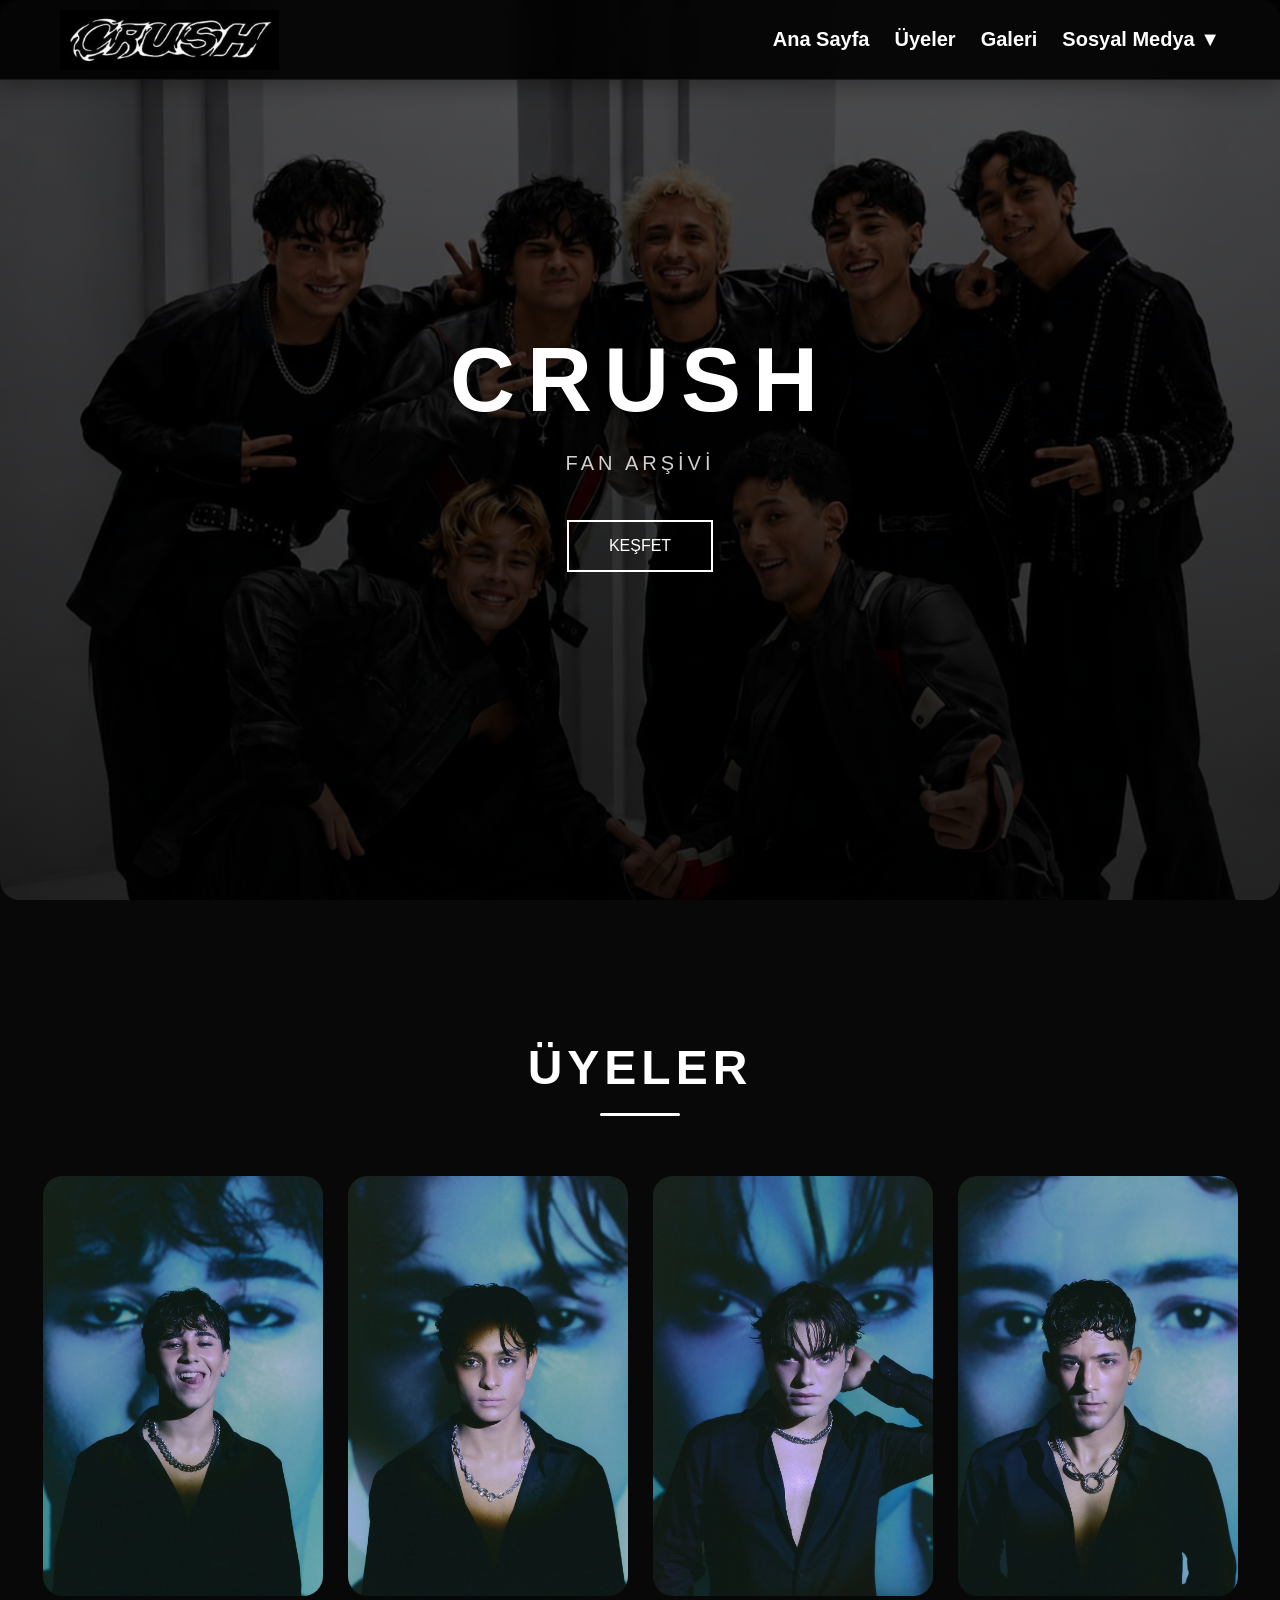
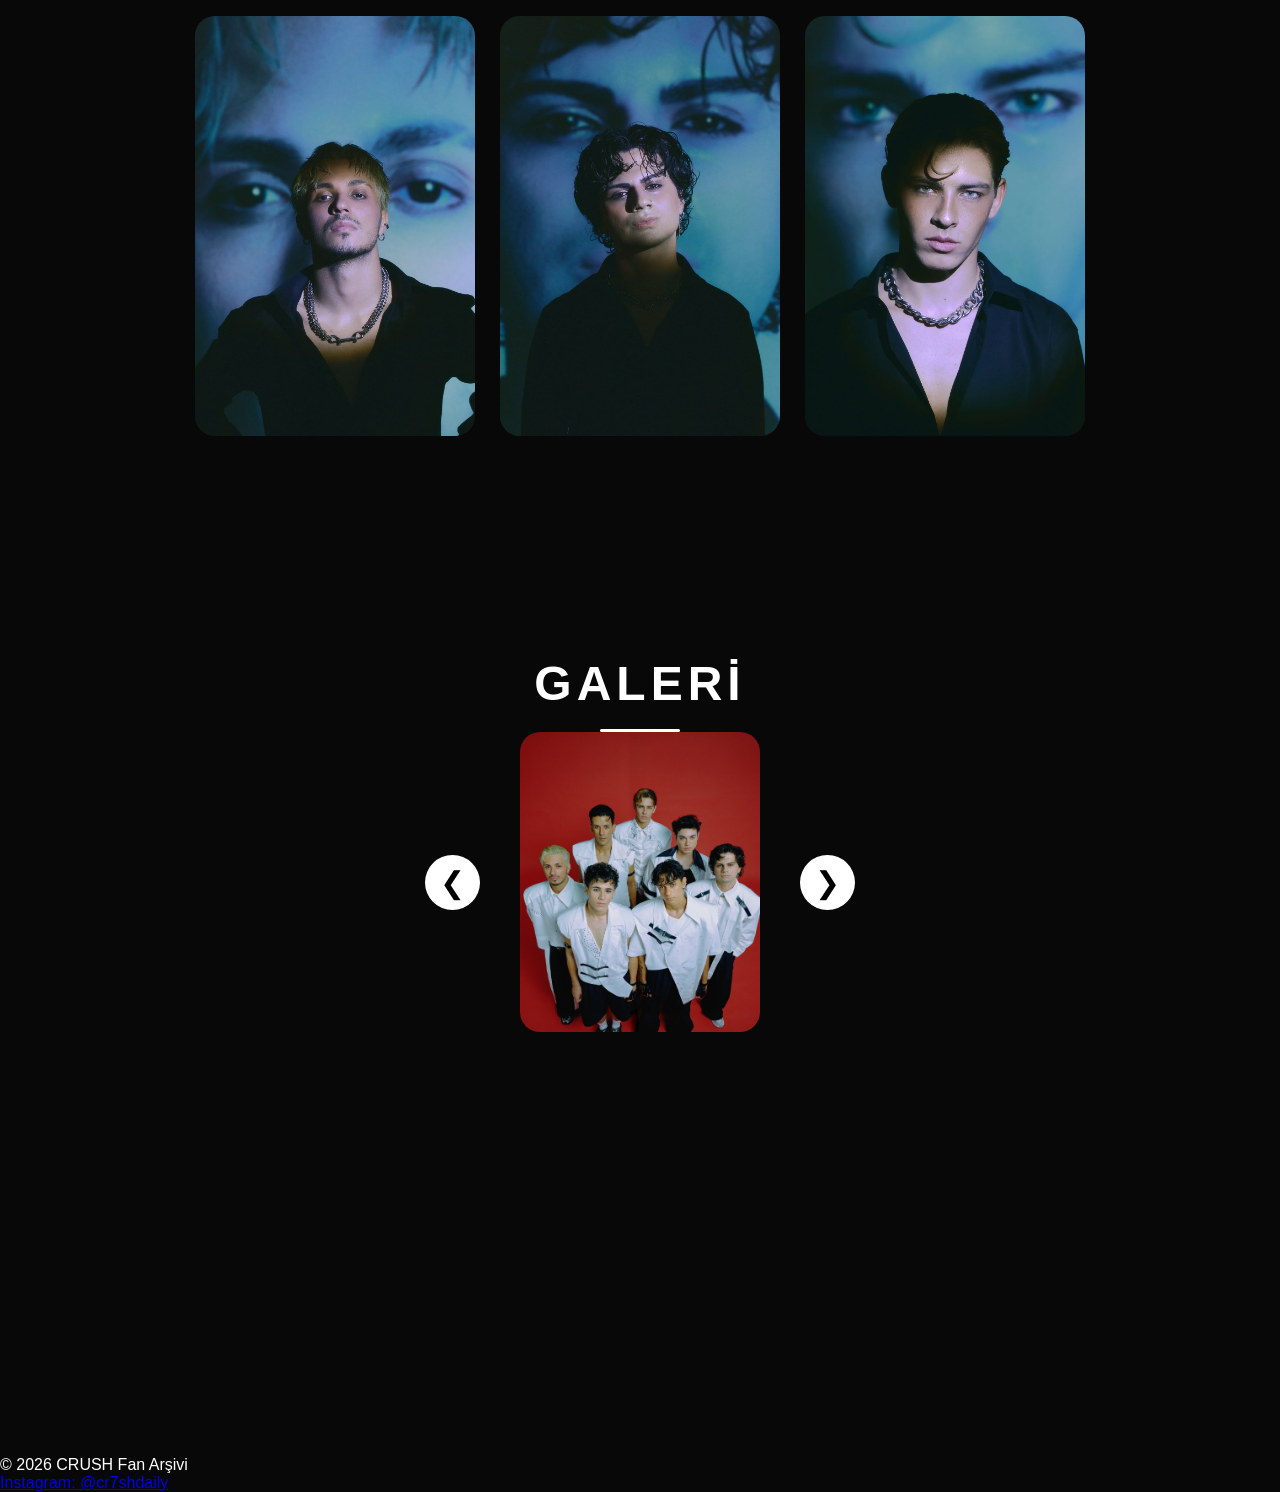
<file: index.html>
<!DOCTYPE html>
<html lang="en">

<head>
    <meta charset="UTF-8">
    <meta name="viewport" content="width=device-width, initial-scale=1.0">
    <title>CRUSH</title>

    <link rel="stylesheet" href="style.css">
</head>

<body>

    <!-- NAVBAR -->

<nav>

    <a href="#home" class="logo">
        <img src="images/logo.jpg" alt="CRUSH Logo">
    </a>

    <ul class="nav-links">

        <li><a href="#home">Ana Sayfa</a></li>

        <li><a href="#members">Üyeler</a></li>

        <li><a href="#gallery">Galeri</a></li>

        <li class="dropdown">

            <a href="#">Sosyal Medya ▼</a>

            <ul class="dropdown-menu">

                <li>
                    <a href="https://www.instagram.com/wearecrushboys?igsh=MWd6dWl1cnp4bW95bA==" target="_blank">Instagram</a>
                </li>

                <li>
                    <a href="https://www.tiktok.com/@wearecrushboys?_r=1&_t=ZS-98RFC8kY7N3" target="_blank">TikTok</a>
                </li>

                <li>
                    <a href="https://youtube.com/@wearecrushboys?si=oQ36_yxHjpDvqnjZ" target="_blank">YouTube</a>
                </li>

                <li>
                    <a href="https://x.com/wearecrushboys" target="_blank">X (Twitter)</a>
                </li>

            </ul>

        </li>

    </ul>

</nav>
    <!-- HERO -->

    <section class="hero" id="home">

        <h1>CRUSH</h1>

        <p>FAN ARŞİVİ</p>

        <a href="#members" class="button">KEŞFET</a>

    </section>

</div>

<section class="members" id="members">

    <h2>ÜYELER</h2>

    <div class="member-container">

        <!-- ÜST SATIR -->
        <div class="member-row">

            <!-- EFE ŞAN -->
            <div class="member-card">
                <div class="member-slider">
                    <img src="images/efe-san/1.jpg" alt="Efe Şan">
                </div>

                <div class="member-info">
                    <h3>Efe Şan</h3>
                    <a href="efe-san.html">Profili Görüntüle</a>
                </div>
            </div>

            <!-- ARDA SOYDOĞAN -->
            <div class="member-card">
                <div class="member-slider">
                    <img src="images/arda-soydogan/1.jpg" alt="Arda Soydoğan">
                </div>

                <div class="member-info">
                    <h3>Arda Soydoğan</h3>
                    <a href="arda-soydogan.html">Profili Görüntüle</a>
                </div>
            </div>

            <!-- MİRAÇ FIRAT -->
            <div class="member-card">
                <div class="member-slider">
                    <img src="images/mirac-firat/1.jpg" alt="Miraç Fırat">
                </div>

                <div class="member-info">
                    <h3>Miraç Fırat</h3>
                    <a href="mirac-firat.html">Profili Görüntüle</a>
                </div>
            </div>

            <!-- OĞUZHAN ÇİFÇİ -->
            <div class="member-card">
                <div class="member-slider">
                    <img src="images/oguzhan-cifci/1.jpg" alt="Oğuzhan Çifçi">
                </div>

                <div class="member-info">
                    <h3>Oğuzhan Çifçi</h3>
                    <a href="oguzhan-cifci.html">Profili Görüntüle</a>
                </div>
            </div>

        </div>

        <!-- ALT SATIR -->
        <div class="member-row">

            <!-- BATU CENGİZ -->
            <div class="member-card">
                <div class="member-slider">
                    <img src="images/batu-cengiz/1.jpg" alt="Batu Cengiz">
                </div>

                <div class="member-info">
                    <h3>Batu Cengiz</h3>
                    <a href="batu-cengiz.html">Profili Görüntüle</a>
                </div>
            </div>

            <!-- BARIŞ YÜKSEKKAYA -->
            <div class="member-card">
                <div class="member-slider">
                    <img src="images/baris-yuksekkaya/1.jpg" alt="Barış Yüksekkaya">
                </div>

                <div class="member-info">
                    <h3>Barış Yüksekkaya</h3>
                    <a href="baris-yuksekkaya.html">Profili Görüntüle</a>
                </div>
            </div>

            <!-- MİLAN ÖNDER -->
            <div class="member-card">
                <div class="member-slider">
                    <img src="images/milan-onder/1.jpg" alt="Milan Önder">
                </div>

                <div class="member-info">
                    <h3>Milan Önder</h3>
                    <a href="milan-onder.html">Profili Görüntüle</a>
                </div>
            </div>

        </div>

    </div>

</section>

<section class="gallery" id="gallery">

    <h2>GALERİ</h2>


    <div class="home-gallery-slider">


        <button class="home-gallery-prev">&#10094;</button>


        <div class="home-gallery-box">


            <img src="images/gallery/1.jpg" class="home-gallery-item active">


            <img src="images/gallery/2.jpg" class="home-gallery-item">


            <img src="images/gallery/3.jpg" class="home-gallery-item">


            <a href="gallery.html" class="home-more-item">

                DAHA FAZLA

            </a>


        </div>


        <button class="home-gallery-next">&#10095;</button>


    </div>



</section>
<script src="script.js"></script>

<footer>
    <p>© 2026 CRUSH Fan Arşivi</p>
    <p><a href="https://instagram.com/cr7shdaily" target="_blank">Instagram: @cr7shdaily</a></p>
</footer>

</body>
</html>
</file>
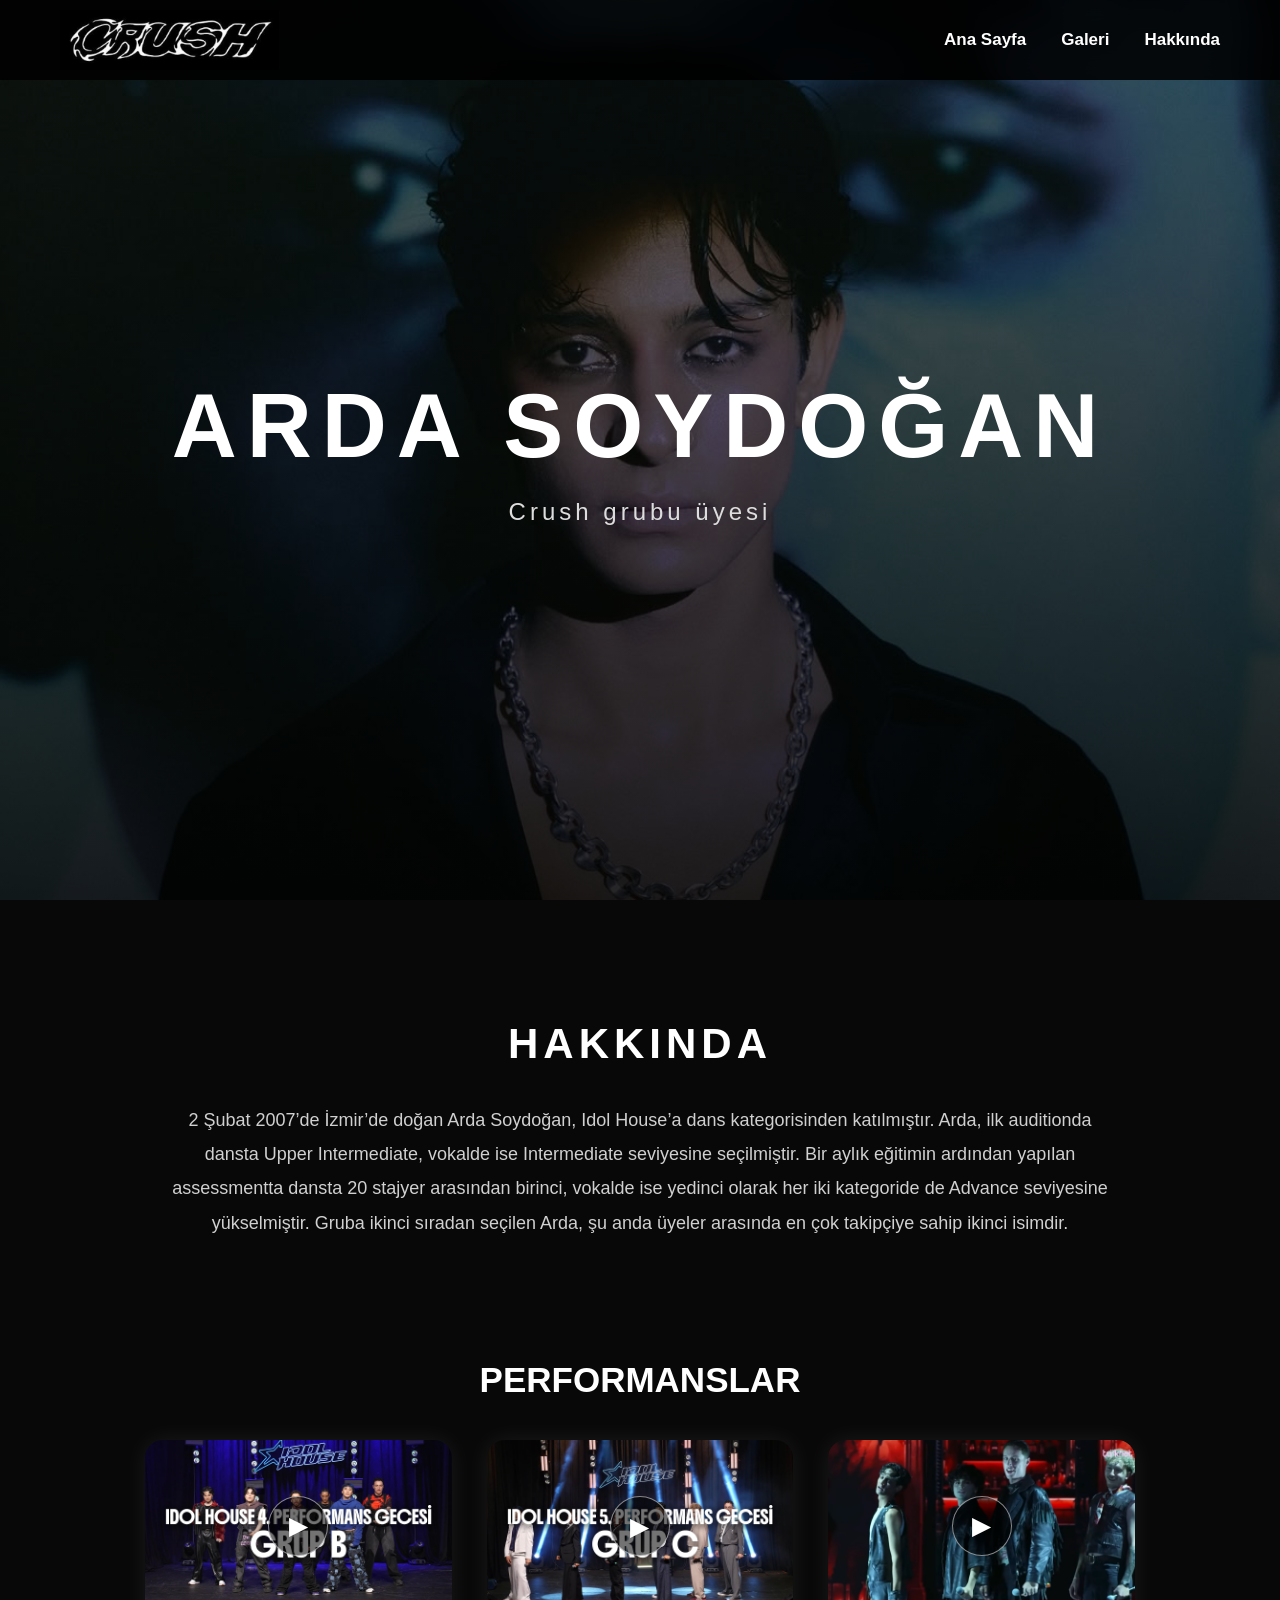
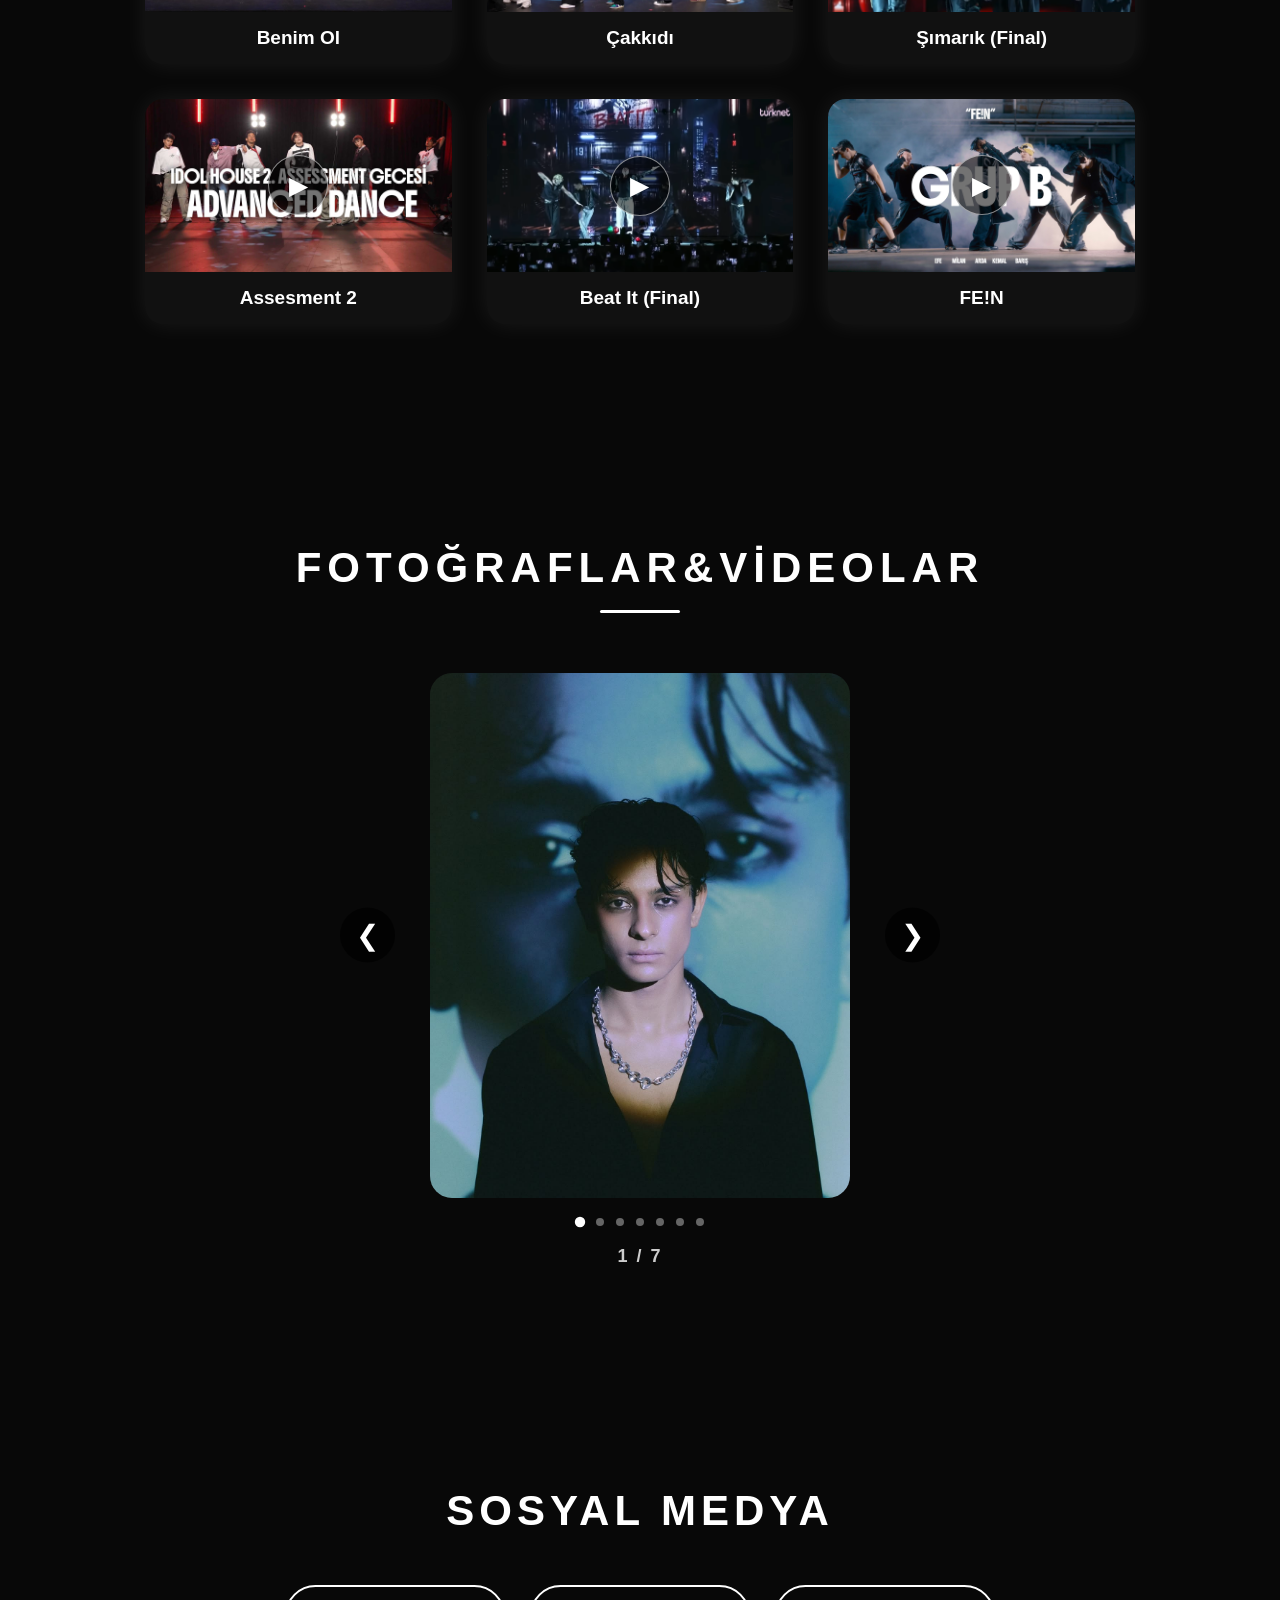
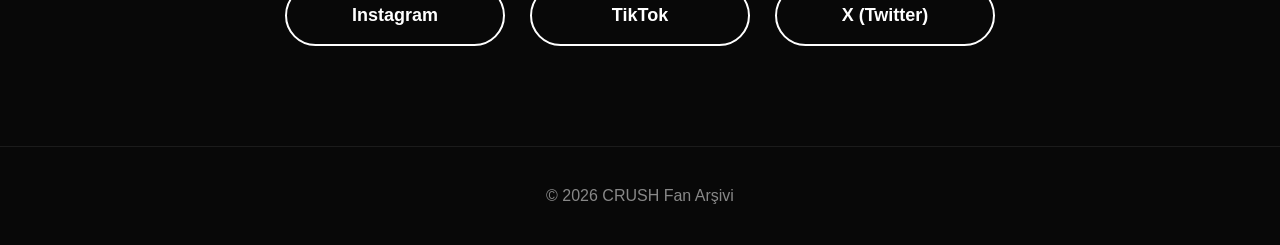
<file: arda-soydogan.html>
<!DOCTYPE html>
<html lang="tr">

<head>

    <meta charset="UTF-8">
    <meta name="viewport" content="width=device-width, initial-scale=1.0">

    <title>Arda Soydoğan | CRUSH</title>

    <link rel="stylesheet" href="arda-soydogan.css">

</head>


<body>


<!-- NAVBAR -->

<nav>

    <div class="logo">

        <a href="index.html">
            <img src="images/logo.jpg" alt="CRUSH Logo">
        </a>

    </div>


    <ul class="nav-links">

        <li><a href="index.html">Ana Sayfa</a></li>
        <li><a href="#gallery">Galeri</a></li>
        <li><a href="#about">Hakkında</a></li>

    </ul>

</nav>




<!-- HERO -->

<section class="hero">

    <div class="hero-overlay">

        <h1>ARDA SOYDOĞAN</h1>

        <p>Crush grubu üyesi</p>

    </div>

</section>





<!-- ABOUT -->

<section class="about" id="about">

    <h2>HAKKINDA</h2>

    <p>

2 Şubat 2007’de İzmir’de doğan Arda Soydoğan, Idol House’a dans kategorisinden katılmıştır. Arda, ilk auditionda dansta Upper Intermediate, vokalde ise Intermediate seviyesine seçilmiştir. Bir aylık eğitimin ardından yapılan assessmentta dansta 20 stajyer arasından birinci, vokalde ise yedinci olarak her iki kategoride de Advance seviyesine yükselmiştir. Gruba ikinci sıradan seçilen Arda, şu anda üyeler arasında en çok takipçiye sahip ikinci isimdir.
    </p>

</section>




<!-- PERFORMANSLAR -->

<section class="performances">

    <h2>PERFORMANSLAR</h2>

    <div class="performance-grid">

        <div class="performance-card" data-video="images/arda-performans/1.mp4">
            <div class="performance-thumb">
                <img src="images/arda-performans/1.jpg" alt="Performans 1">
                <div class="play-btn">▶</div>
            </div>
            <h3>Benim Ol</h3>
        </div>

        <div class="performance-card" data-video="images/arda-performans/2.mp4">
            <div class="performance-thumb">
                <img src="images/arda-performans/2.jpg" alt="Performans 2">
                <div class="play-btn">▶</div>
            </div>
            <h3>Çakkıdı</h3>
        </div>

        <div class="performance-card" data-video="images/arda-performans/3.mp4">
            <div class="performance-thumb">
                <img src="images/arda-performans/3.jpg" alt="Performans 3">
                <div class="play-btn">▶</div>
            </div>
            <h3>Şımarık (Final)</h3>
        </div>

        <div class="performance-card" data-video="images/arda-performans/4.mp4">
            <div class="performance-thumb">
                <img src="images/arda-performans/4.jpg" alt="Performans 4">
                <div class="play-btn">▶</div>
            </div>
            <h3>Assesment 2</h3>
        </div>

        <div class="performance-card" data-video="images/arda-performans/5.mp4">
            <div class="performance-thumb">
                <img src="images/arda-performans/5.jpg" alt="Performans 5">
                <div class="play-btn">▶</div>
            </div>
            <h3>Beat It (Final)</h3>
        </div>

        <div class="performance-card" data-video="images/arda-performans/6.mp4">
            <div class="performance-thumb">
                <img src="images/arda-performans/6.jpg" alt="Final Performansı">
                <div class="play-btn">▶</div>
            </div>
            <h3>FE!N</h3>
        </div>

    </div>

</section>


<!-- PERFORMANCE VIDEO POPUP -->

<div class="video-popup">

    <button class="popup-close">×</button>

    <div class="popup-video-wrapper">

        <video class="popup-video" playsinline></video>

        <button class="popup-play-btn">▶</button>

    </div>

</div>


<!-- GALERİ -->

<section class="gallery" id="gallery">


<h2>FOTOĞRAFLAR&VİDEOLAR</h2>


<div class="slider">


    <button class="prev">&#10094;</button>


    <div class="slides">


        <img src="images/arda-soydogan/1.jpg" class="active" alt="Arda Soydoğan 1">

        <img src="images/arda-soydogan/2.jpg" alt="Arda Soydoğan 2">

        <img src="images/arda-soydogan/3.jpg" alt="Arda Soydoğan 3">

        <img src="images/arda-soydogan/4.jpg" alt="Arda Soydoğan 4">


        <video id="ardaVideo" controls loop>

            <source src="images/arda-soydogan/5.mp4" type="video/mp4">

        </video>

        <img src="images/arda-soydogan/6.jpg" alt="Arda Soydoğan 5">


        <video id="ardaVideo2" controls loop>

            <source src="images/arda-soydogan/7.mp4" type="video/mp4">

        </video>

    </div>


    <button class="next">&#10095;</button>


</div>




<div class="dots">

    <span class="dot active-dot"></span>
    <span class="dot"></span>
    <span class="dot"></span>
    <span class="dot"></span>
    <span class="dot"></span>
    <span class="dot"></span>
    <span class="dot"></span>

</div>




<div class="counter" id="counter">
    1 / 7
</div>


</section>





<!-- SOSYAL MEDYA -->

<section class="social">

    <h2>SOSYAL MEDYA</h2>

    <div class="social-buttons">

        <a href="https://www.instagram.com/ardasoydogannn?igsh=cDVrcG1wYnpldndz" target="_blank">Instagram</a>

        <a href="https://www.tiktok.com/@jae_20s?_r=1&_t=ZS-98RLyQ02m4f" target="_blank">TikTok</a>

        <a href="https://x.com/ardasoydogann" target="_blank">X (Twitter)</a>

    </div>

</section>






<footer>

<p>© 2026 CRUSH Fan Arşivi</p>

</footer>






<!-- LIGHTBOX -->

<div class="lightbox">

    <span class="close">&times;</span>

    <img id="lightbox-img" alt="">

</div>






<script src="arda-soydogan.js"></script>

</body>
</html>
</file>
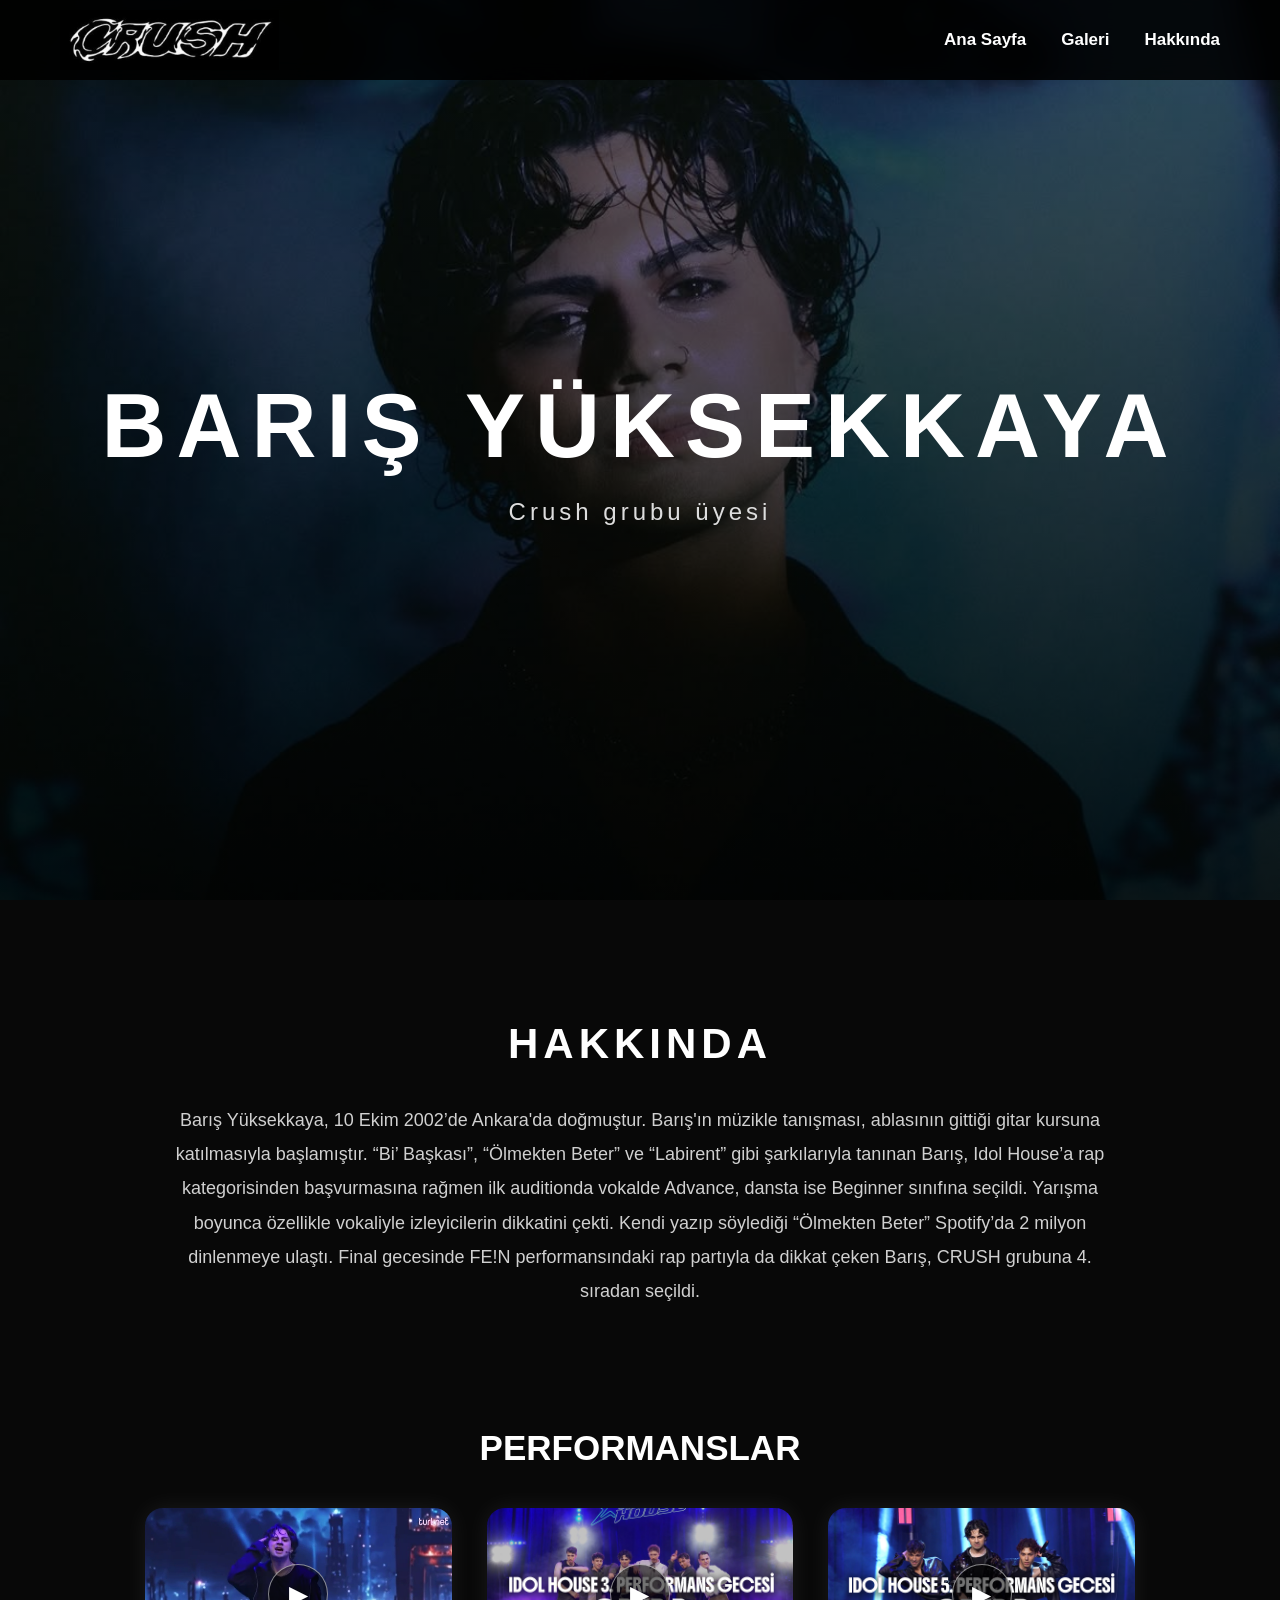
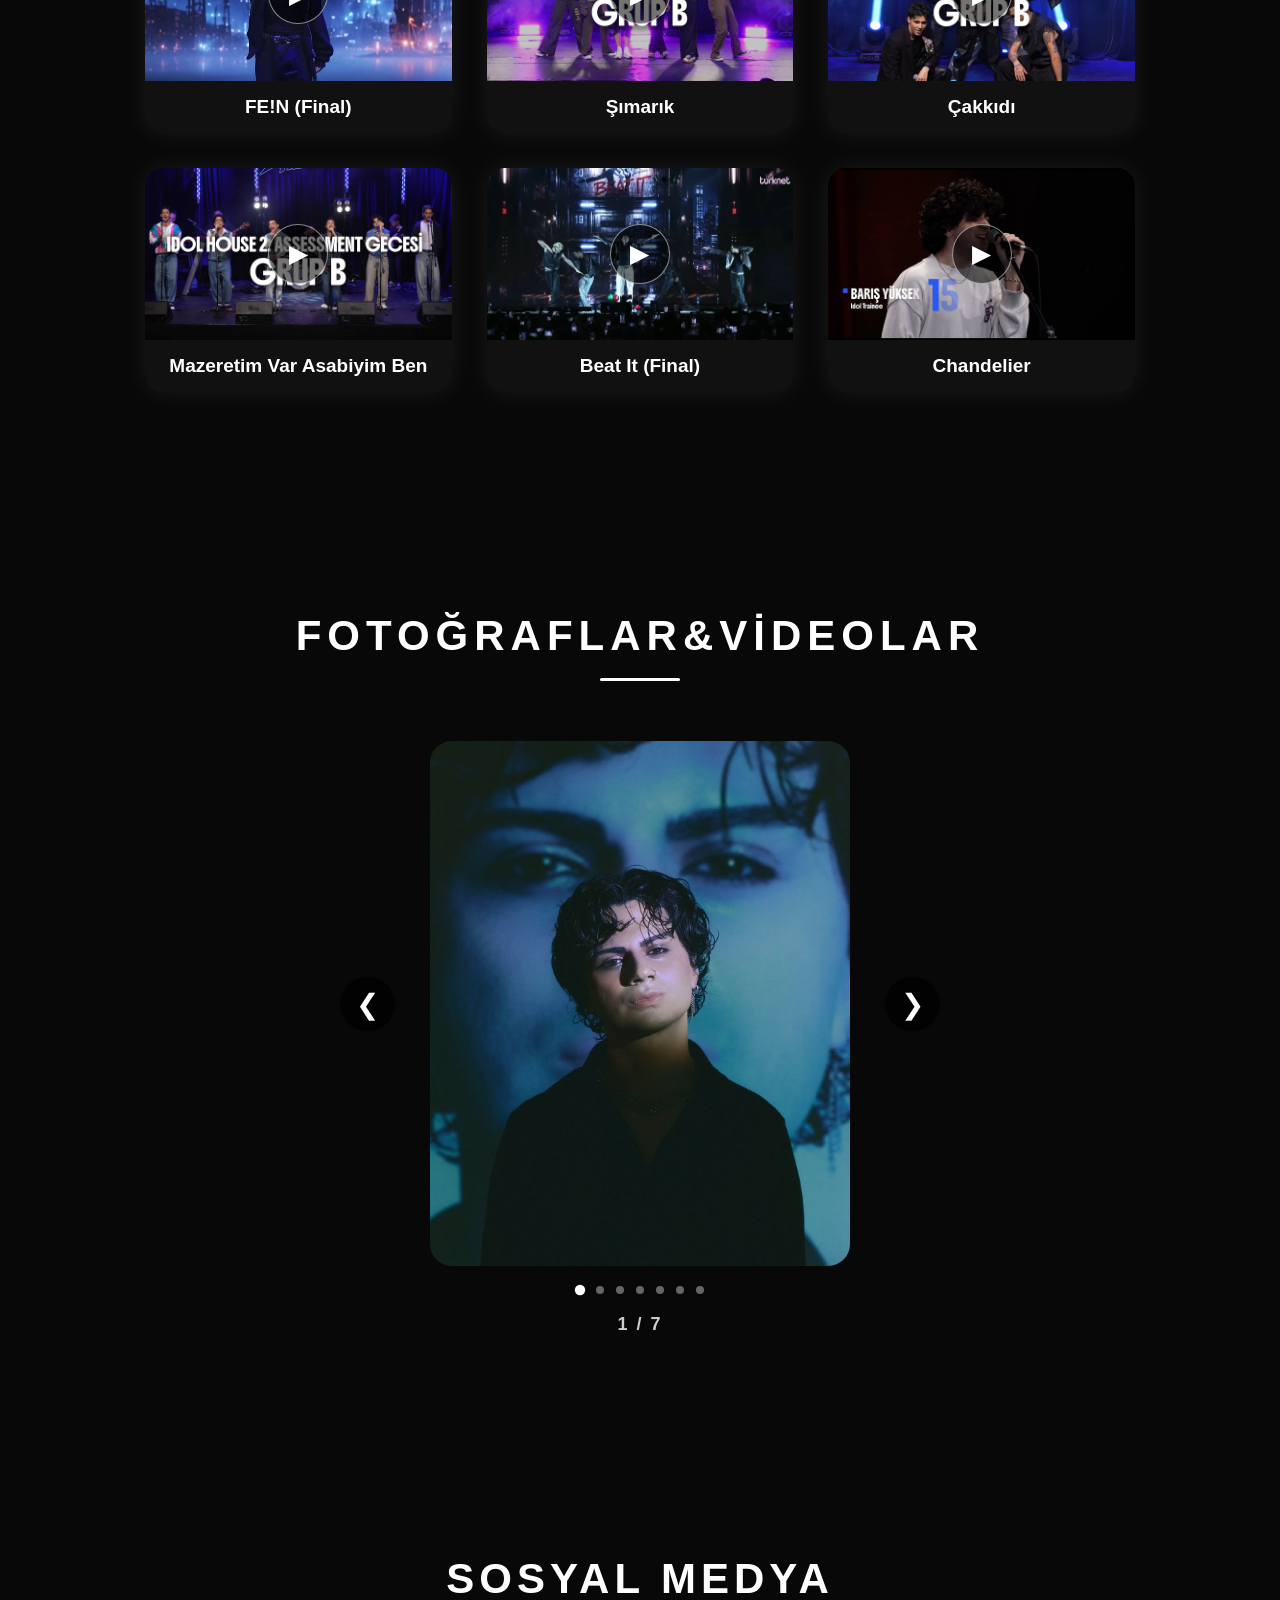
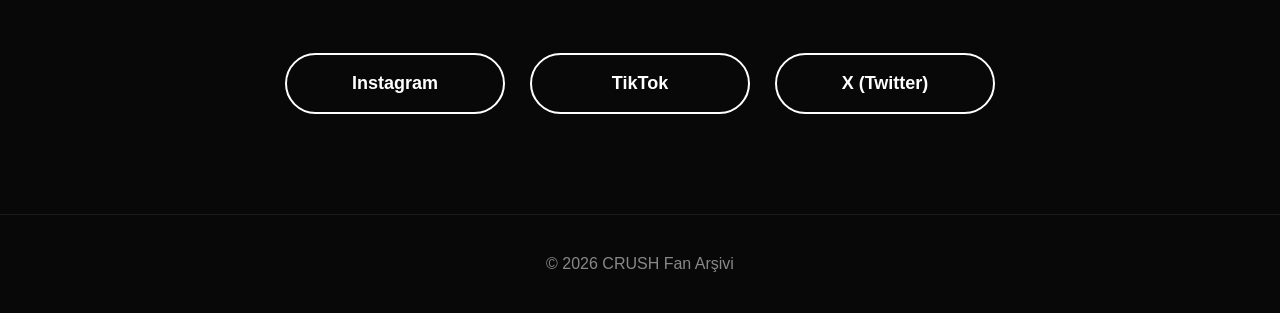
<file: baris-yuksekkaya.html>
<!DOCTYPE html>
<html lang="tr">

<head>

    <meta charset="UTF-8">
    <meta name="viewport" content="width=device-width, initial-scale=1.0">

    <title>Barış Yüksekkaya | CRUSH</title>

    <link rel="stylesheet" href="baris-yuksekkaya.css">

</head>


<body>


<!-- NAVBAR -->

<nav>

    <div class="logo">

        <a href="index.html">
            <img src="images/logo.jpg" alt="CRUSH Logo">
        </a>

    </div>


    <ul class="nav-links">

        <li><a href="index.html">Ana Sayfa</a></li>
        <li><a href="#gallery">Galeri</a></li>
        <li><a href="#about">Hakkında</a></li>

    </ul>

</nav>




<!-- HERO -->

<section class="hero">

    <div class="hero-overlay">

        <h1>BARIŞ YÜKSEKKAYA</h1>

        <p>Crush grubu üyesi</p>

    </div>

</section>





<!-- ABOUT -->

<section class="about" id="about">

    <h2>HAKKINDA</h2>

    <p>

Barış Yüksekkaya, 10 Ekim 2002’de Ankara'da doğmuştur. Barış'ın müzikle tanışması, ablasının gittiği gitar kursuna katılmasıyla başlamıştır. “Bi’ Başkası”, “Ölmekten Beter” ve “Labirent” gibi şarkılarıyla tanınan Barış, Idol House’a rap kategorisinden başvurmasına rağmen ilk auditionda vokalde Advance, dansta ise Beginner sınıfına seçildi. Yarışma boyunca özellikle vokaliyle izleyicilerin dikkatini çekti. Kendi yazıp söylediği “Ölmekten Beter” Spotify’da 2 milyon dinlenmeye ulaştı. Final gecesinde FE!N performansındaki rap partıyla da dikkat çeken Barış, CRUSH grubuna 4. sıradan seçildi.     </p>

</section>




<!-- PERFORMANSLAR -->

<section class="performances">

    <h2>PERFORMANSLAR</h2>

    <div class="performance-grid">

        <div class="performance-card" data-video="images/baris-performans/1.mp4">
            <div class="performance-thumb">
                <img src="images/baris-performans/1.jpg" alt="Performans 1">
                <div class="play-btn">▶</div>
            </div>
            <h3>FE!N (Final)</h3>
        </div>

        <div class="performance-card" data-video="images/efe-performans/2.mp4">
            <div class="performance-thumb">
                <img src="images/efe-performans/2.jpg" alt="Performans 2">
                <div class="play-btn">▶</div>
            </div>
            <h3>Şımarık</h3>
        </div>

        <div class="performance-card" data-video="images/efe-performans/4.mp4">
            <div class="performance-thumb">
                <img src="images/efe-performans/4.jpg" alt="Performans 3">
                <div class="play-btn">▶</div>
            </div>
            <h3>Çakkıdı</h3>
        </div>

        <div class="performance-card" data-video="images/baris-performans/4.mp4">
            <div class="performance-thumb">
                <img src="images/baris-performans/2.jpg" alt="Performans 4">
                <div class="play-btn">▶</div>
            </div>
            <h3>Mazeretim Var Asabiyim Ben</h3>
        </div>

        <div class="performance-card" data-video="images/arda-performans/5.mp4">
            <div class="performance-thumb">
                <img src="images/arda-performans/5.jpg" alt="Performans 5">
                <div class="play-btn">▶</div>
            </div>
            <h3>Beat It (Final)</h3>
        </div>

        <div class="performance-card" data-video="images/baris-performans/3.mp4">
            <div class="performance-thumb">
                <img src="images/baris-performans/3.jpg" alt="Final Performansı">
                <div class="play-btn">▶</div>
            </div>
            <h3>Chandelier</h3>
        </div>

    </div>

</section>


<!-- PERFORMANCE VIDEO POPUP -->

<div class="video-popup">

    <button class="popup-close">×</button>

    <div class="popup-video-wrapper">

        <video class="popup-video" playsinline></video>

        <button class="popup-play-btn">▶</button>

    </div>

</div>


<!-- GALERİ -->

<section class="gallery" id="gallery">


<h2>FOTOĞRAFLAR&VİDEOLAR</h2>


<div class="slider">


    <button class="prev">&#10094;</button>


    <div class="slides">


        <img src="images/baris-yuksekkaya/1.jpg" class="active" alt="Arda Soydoğan 1">

        <img src="images/baris-yuksekkaya/2.jpg" alt="Arda Soydoğan 2">

        <img src="images/baris-yuksekkaya/3.jpg" alt="Arda Soydoğan 3">

        <img src="images/baris-yuksekkaya/4.jpg" alt="Arda Soydoğan 4">


        <video id="ardaVideo" controls loop>

            <source src="images/baris-yuksekkaya/1.mp4" type="video/mp4">

        </video>

        <img src="images/baris-yuksekkaya/5.jpg" alt="Arda Soydoğan 5">


        <video id="ardaVideo2" controls loop>

            <source src="images/baris-yuksekkaya/2.mp4" type="video/mp4">

        </video>

    </div>


    <button class="next">&#10095;</button>


</div>




<div class="dots">

    <span class="dot active-dot"></span>
    <span class="dot"></span>
    <span class="dot"></span>
    <span class="dot"></span>
    <span class="dot"></span>
    <span class="dot"></span>
    <span class="dot"></span>

</div>




<div class="counter" id="counter">
    1 / 7
</div>


</section>





<!-- SOSYAL MEDYA -->

<section class="social">

    <h2>SOSYAL MEDYA</h2>

    <div class="social-buttons">

        <a href="https://www.instagram.com/bcykaya?igsh=MTY2MzR5aDNzMXFiZw==" target="_blank">Instagram</a>

        <a href="https://www.tiktok.com/@barisolabilir?_r=1&_t=ZS-98Rngu93hzN" target="_blank">TikTok</a>

        <a href="https://x.com/bcyuksekkaya" target="_blank">X (Twitter)</a>

    </div>

</section>






<footer>

<p>© 2026 CRUSH Fan Arşivi</p>

</footer>






<!-- LIGHTBOX -->

<div class="lightbox">

    <span class="close">&times;</span>

    <img id="lightbox-img" alt="">

</div>






<script src="baris-yuksekkaya.js"></script>

</body>

</html>
</file>
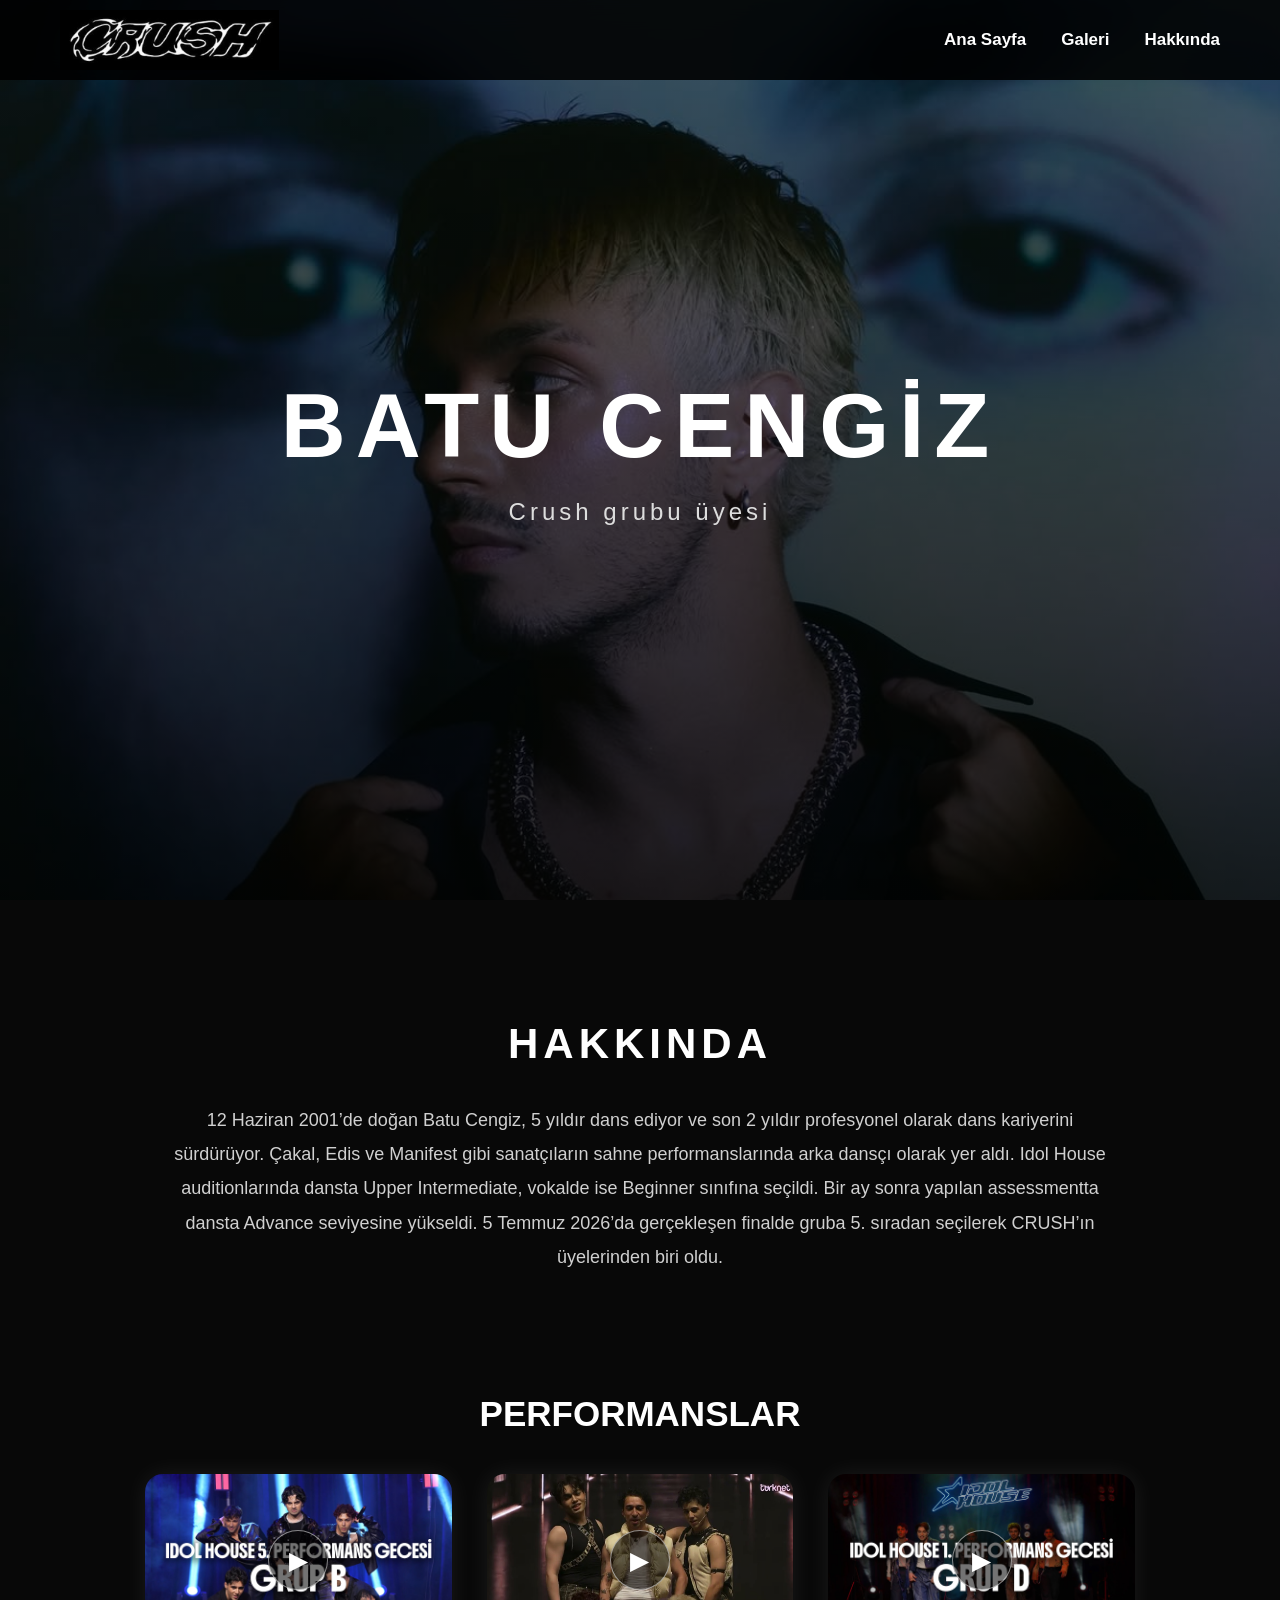
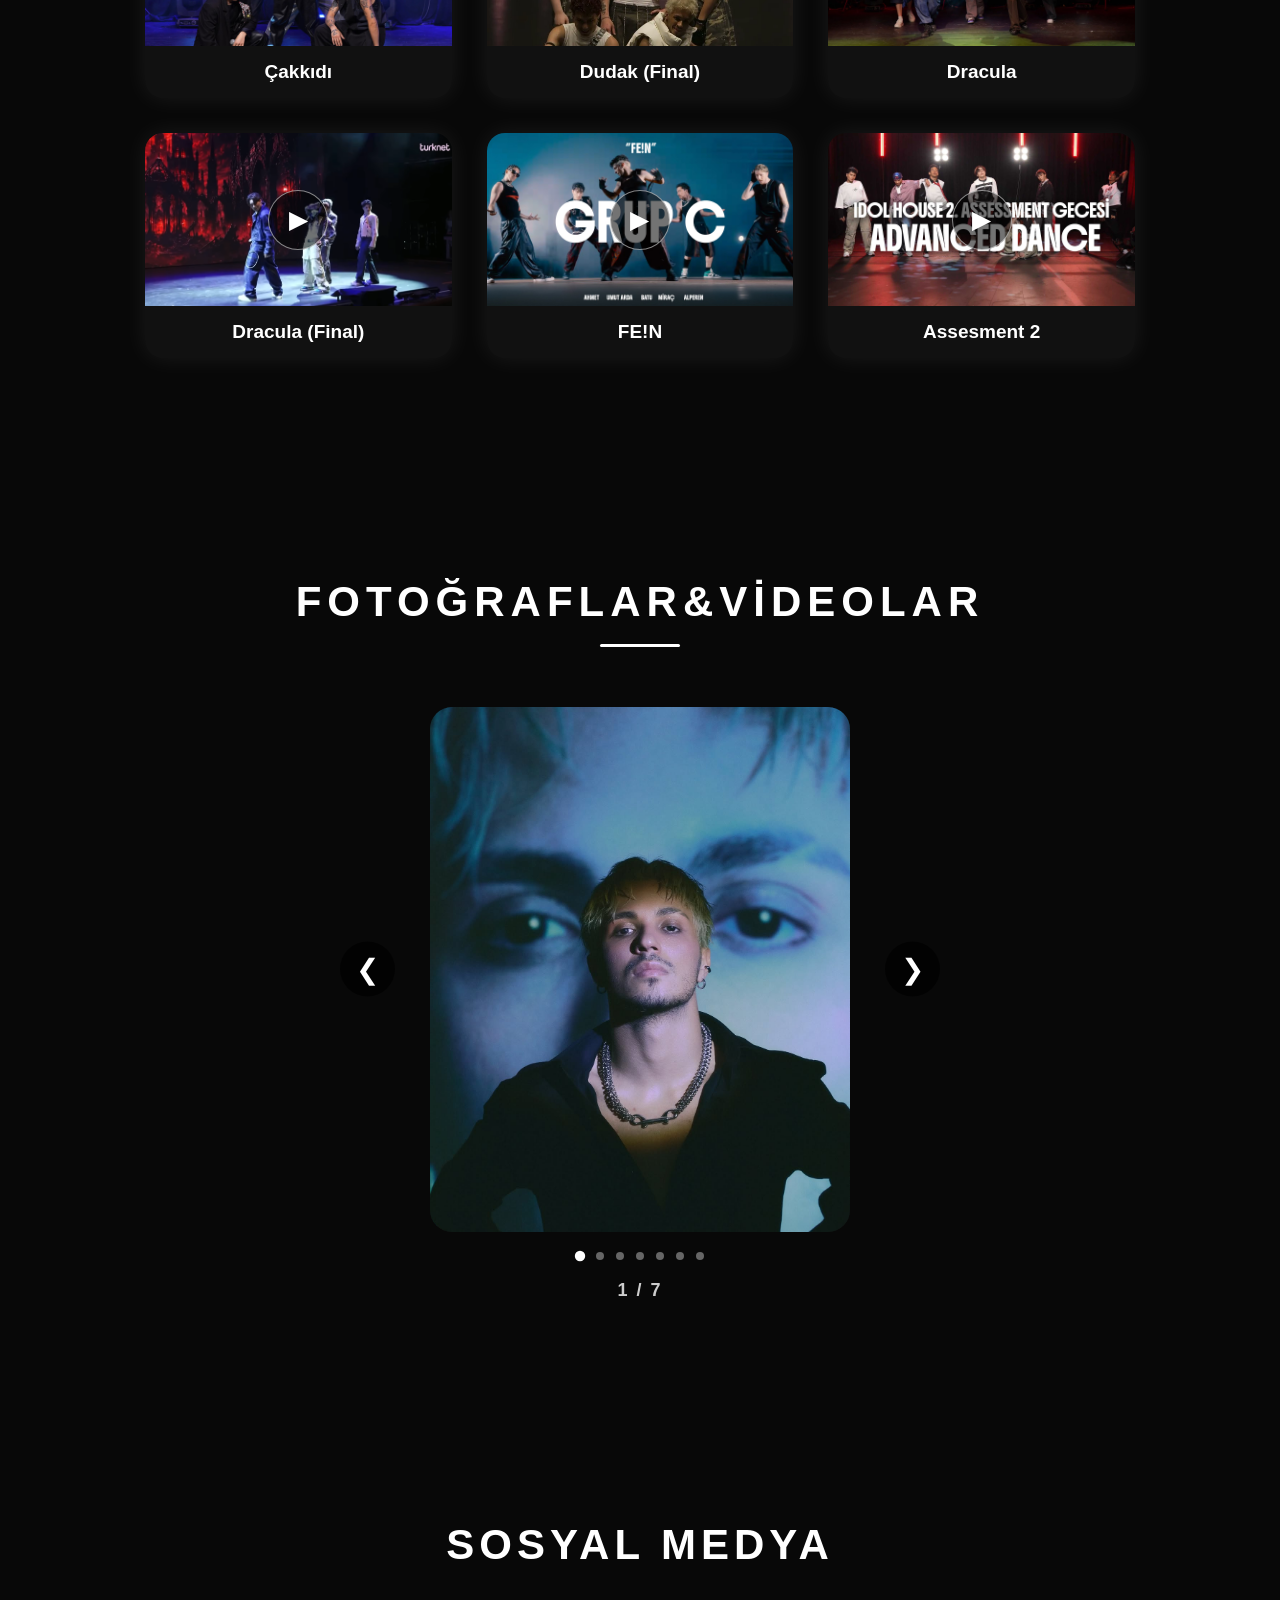
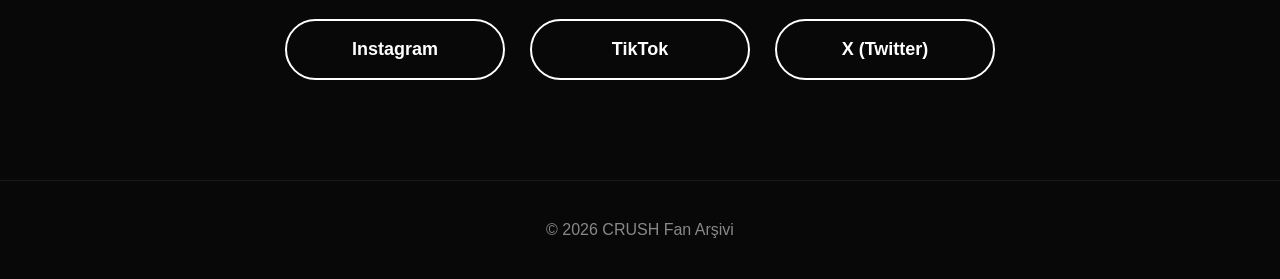
<file: batu-cengiz.html>
<!DOCTYPE html>
<html lang="tr">

<head>

    <meta charset="UTF-8">
    <meta name="viewport" content="width=device-width, initial-scale=1.0">

    <title>Batu Cengiz | CRUSH</title>

    <link rel="stylesheet" href="batu-cengiz.css">

</head>


<body>


<!-- NAVBAR -->

<nav>

    <div class="logo">

        <a href="index.html">
            <img src="images/logo.jpg" alt="CRUSH Logo">
        </a>

    </div>


    <ul class="nav-links">

        <li><a href="index.html">Ana Sayfa</a></li>
        <li><a href="#gallery">Galeri</a></li>
        <li><a href="#about">Hakkında</a></li>

    </ul>

</nav>




<!-- HERO -->

<section class="hero">

    <div class="hero-overlay">

        <h1>BATU CENGİZ</h1>

        <p>Crush grubu üyesi</p>

    </div>

</section>





<!-- ABOUT -->

<section class="about" id="about">

    <h2>HAKKINDA</h2>

    <p>

12 Haziran 2001’de doğan Batu Cengiz, 5 yıldır dans ediyor ve son 2 yıldır profesyonel olarak dans kariyerini sürdürüyor. Çakal, Edis ve Manifest gibi sanatçıların sahne performanslarında arka dansçı olarak yer aldı. Idol House auditionlarında dansta Upper Intermediate, vokalde ise Beginner sınıfına seçildi. Bir ay sonra yapılan assessmentta dansta Advance seviyesine yükseldi. 5 Temmuz 2026’da gerçekleşen finalde gruba 5. sıradan seçilerek CRUSH’ın üyelerinden biri oldu.
    </p>

</section>




<!-- PERFORMANSLAR -->

<section class="performances">

    <h2>PERFORMANSLAR</h2>

    <div class="performance-grid">

        <div class="performance-card" data-video="images/efe-performans/4.mp4">
            <div class="performance-thumb">
                <img src="images/efe-performans/4.jpg" alt="Performans 1">
                <div class="play-btn">▶</div>
            </div>
            <h3>Çakkıdı</h3>
        </div>

        <div class="performance-card" data-video="images/efe-performans/6.mp4">
            <div class="performance-thumb">
                <img src="images/mirac-performans/3.jpg" alt="Performans 2">
                <div class="play-btn">▶</div>
            </div>
            <h3>Dudak (Final)</h3>
        </div>

        <div class="performance-card" data-video="images/efe-performans/1.mp4">
            <div class="performance-thumb">
                <img src="images/efe-performans/1.jpg" alt="Performans 3">
                <div class="play-btn">▶</div>
            </div>
            <h3>Dracula</h3>
        </div>

        <div class="performance-card" data-video="images/mirac-performans/2.mp4">
            <div class="performance-thumb">
                <img src="images/mirac-performans/2.jpg" alt="Performans 4">
                <div class="play-btn">▶</div>
            </div>
            <h3>Dracula (Final)</h3>
        </div>

        <div class="performance-card" data-video="images/batu-performans/1.mp4">
            <div class="performance-thumb">
                <img src="images/batu-performans/1.jpg" alt="Performans 5">
                <div class="play-btn">▶</div>
            </div>
            <h3>FE!N</h3>
        </div>

        <div class="performance-card" data-video="images/arda-performans/4.mp4">
            <div class="performance-thumb">
                <img src="images/arda-performans/4.jpg" alt="Final Performansı">
                <div class="play-btn">▶</div>
            </div>
            <h3>Assesment 2</h3>
        </div>

    </div>

</section>


<!-- PERFORMANCE VIDEO POPUP -->

<div class="video-popup">

    <button class="popup-close">×</button>

    <div class="popup-video-wrapper">

        <video class="popup-video" playsinline></video>

        <button class="popup-play-btn">▶</button>

    </div>

</div>


<!-- GALERİ -->

<section class="gallery" id="gallery">


<h2>FOTOĞRAFLAR&VİDEOLAR</h2>


<div class="slider">


    <button class="prev">&#10094;</button>


    <div class="slides">


        <img src="images/batu-cengiz/1.jpg" class="active" alt="Arda Soydoğan 1">

        <img src="images/batu-cengiz/2.jpg" alt="Arda Soydoğan 2">

        <img src="images/batu-cengiz/3.jpg" alt="Arda Soydoğan 3">

        <img src="images/batu-cengiz/4.jpg" alt="Arda Soydoğan 4">


        <video id="ardaVideo" controls loop>

            <source src="images/batu-cengiz/1.mp4" type="video/mp4">

        </video>

        <img src="images/batu-cengiz/6.jpg" alt="Arda Soydoğan 5">


        <video id="ardaVideo2" controls loop>

            <source src="images/batu-cengiz/2.mp4" type="video/mp4">

        </video>

    </div>


    <button class="next">&#10095;</button>


</div>




<div class="dots">

    <span class="dot active-dot"></span>
    <span class="dot"></span>
    <span class="dot"></span>
    <span class="dot"></span>
    <span class="dot"></span>
    <span class="dot"></span>
    <span class="dot"></span>

</div>




<div class="counter" id="counter">
    1 / 7
</div>


</section>





<!-- SOSYAL MEDYA -->

<section class="social">

    <h2>SOSYAL MEDYA</h2>

    <div class="social-buttons">

        <a href="https://www.instagram.com/batuusann?igsh=MWViY2Z5MjNoaDdjcA==" target="_blank">Instagram</a>

        <a href="https://www.tiktok.com/@batu.sann?_r=1&_t=ZS-98Ri6uKR64O" target="_blank">TikTok</a>

        <a href="https://x.com/batusan05" target="_blank">X (Twitter)</a>

    </div>

</section>






<footer>

<p>© 2026 CRUSH Fan Arşivi</p>

</footer>






<!-- LIGHTBOX -->

<div class="lightbox">

    <span class="close">&times;</span>

    <img id="lightbox-img" alt="">

</div>






<script src="batu-cengiz.js"></script>
</body>

</html>
</file>
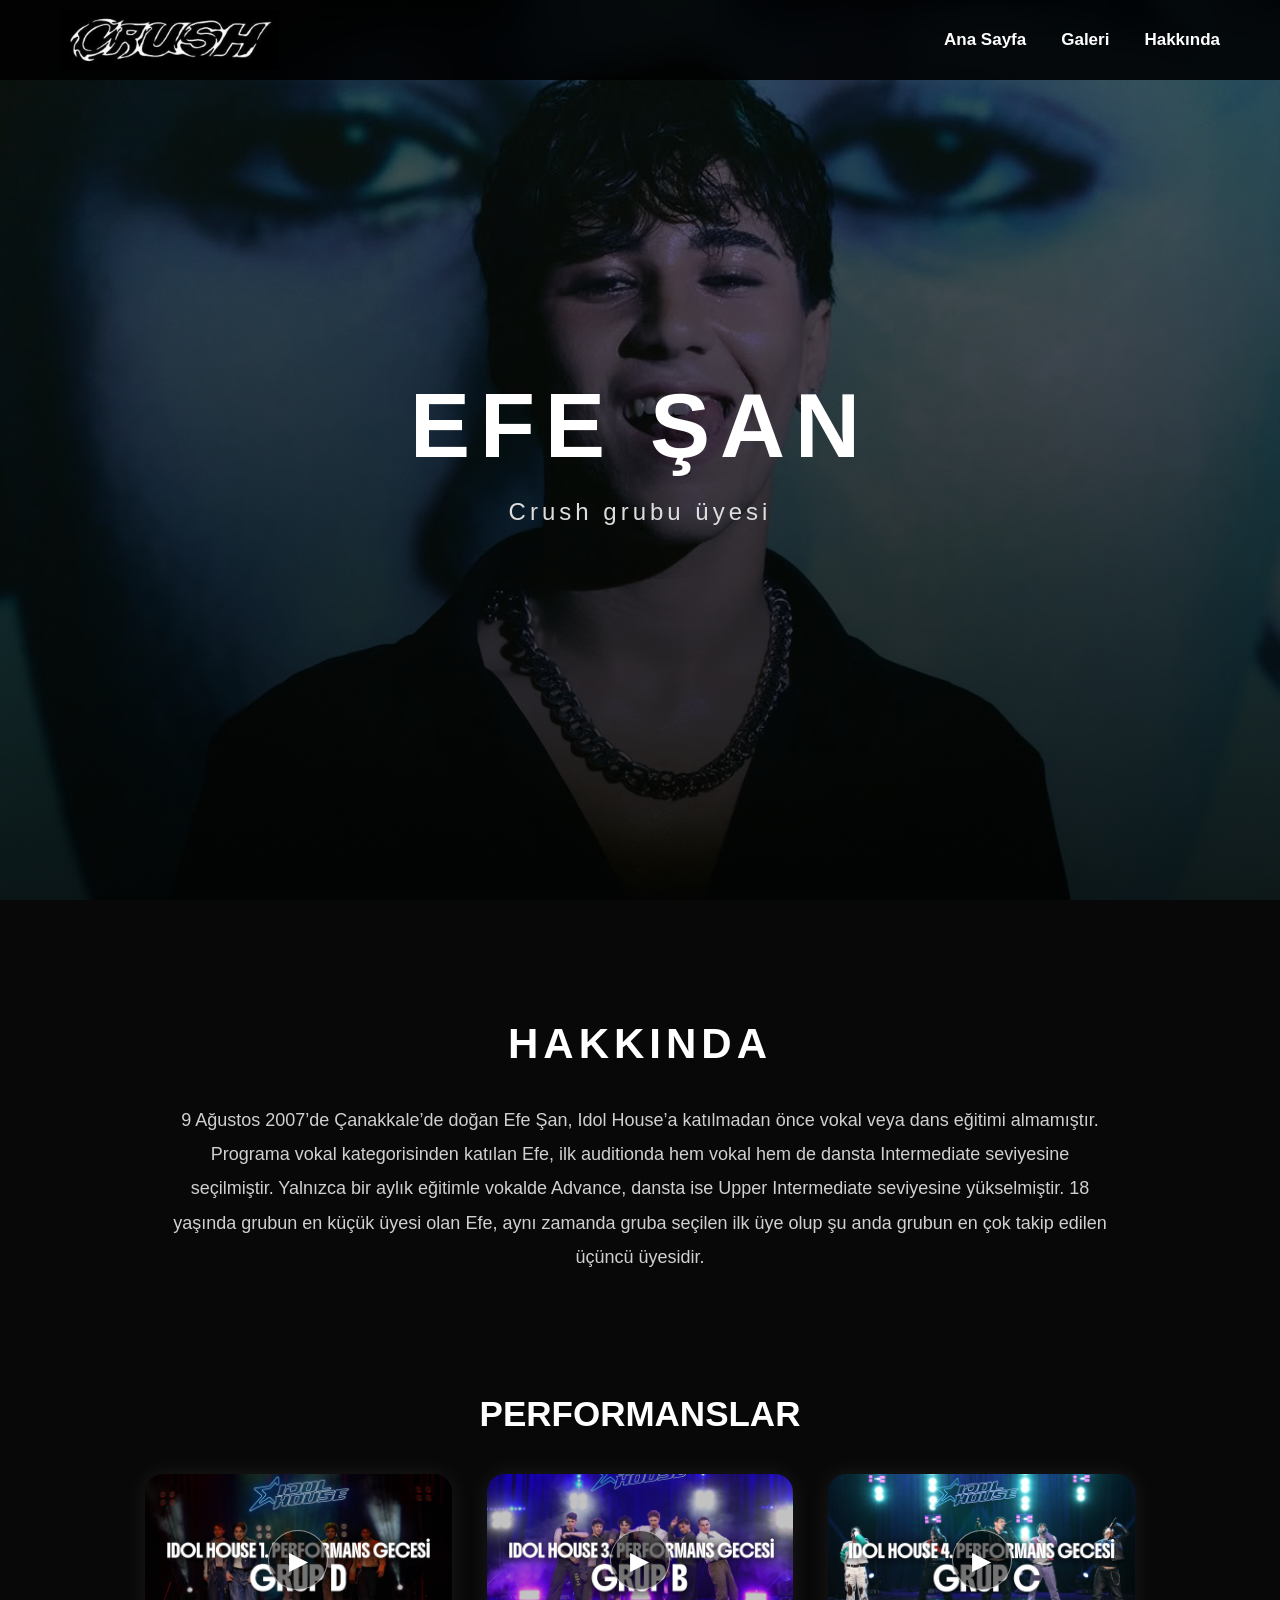
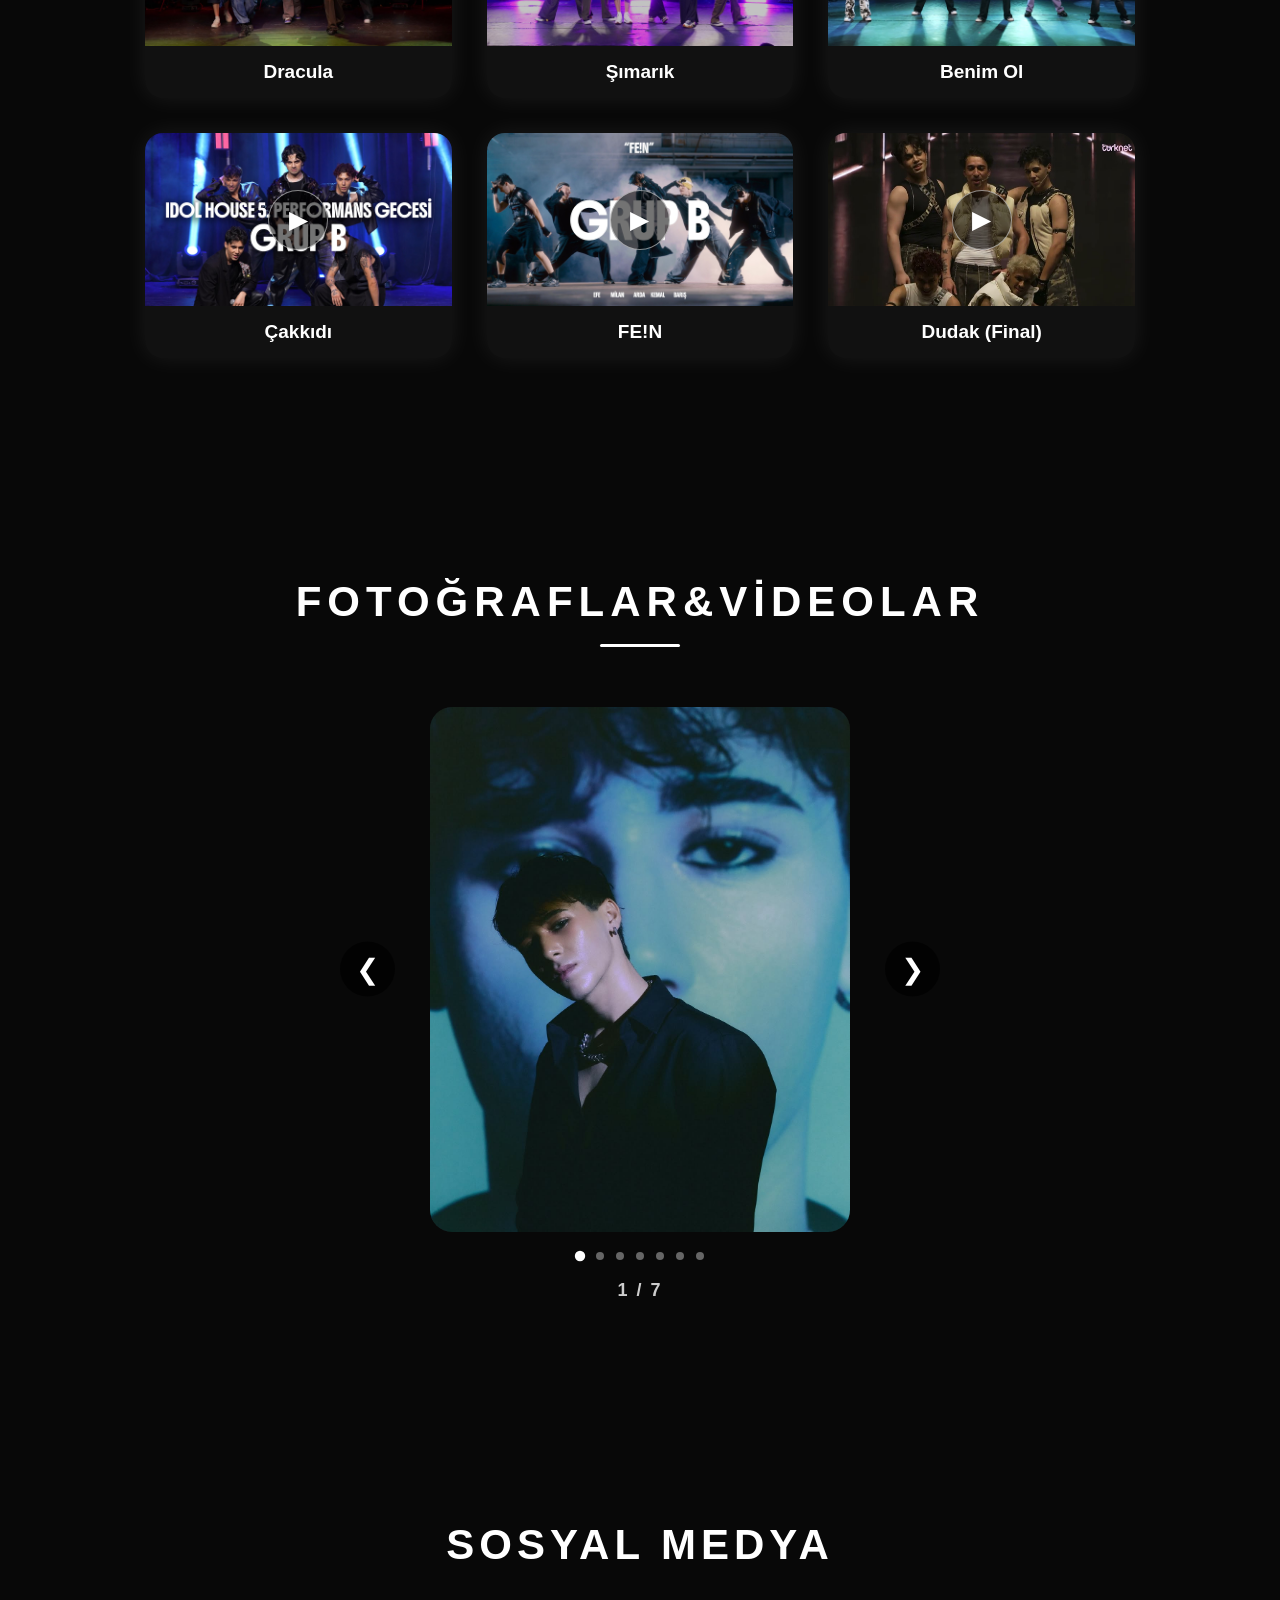
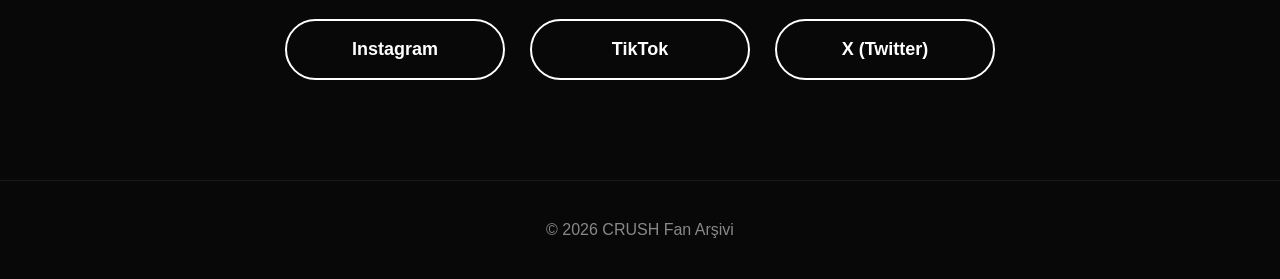
<file: efe-san.html>
<!DOCTYPE html>
<html lang="tr">

<head>

    <meta charset="UTF-8">
    <meta name="viewport" content="width=device-width, initial-scale=1.0">

    <title>Efe Şan | CRUSH</title>

    <link rel="stylesheet" href="efe-san.css">

</head>


<body>


<!-- NAVBAR -->

<nav>

    <div class="logo">

        <a href="index.html">
            <img src="images/logo.jpg" alt="CRUSH Logo">
        </a>

    </div>

    <ul class="nav-links">
        <li><a href="index.html">Ana Sayfa</a></li>
        <li><a href="#gallery">Galeri</a></li>
        <li><a href="#about">Hakkında</a></li>

    </ul>

</nav>




<!-- HERO -->

<section class="hero">

    <div class="hero-overlay">

        <h1>EFE ŞAN</h1>

        <p>Crush grubu üyesi</p>

    </div>

</section>





<!-- ABOUT -->

<section class="about" id="about">

    <h2>HAKKINDA</h2>

    <p>


9 Ağustos 2007’de Çanakkale’de doğan Efe Şan, Idol House’a katılmadan önce vokal veya dans eğitimi almamıştır. Programa vokal kategorisinden katılan Efe, ilk auditionda hem vokal hem de dansta Intermediate seviyesine seçilmiştir. Yalnızca bir aylık eğitimle vokalde Advance, dansta ise Upper Intermediate seviyesine yükselmiştir. 18 yaşında grubun en küçük üyesi olan Efe, aynı zamanda gruba seçilen ilk üye olup şu anda grubun en çok takip edilen üçüncü üyesidir.


    </p>

</section>

<section class="performances">

    <h2>PERFORMANSLAR</h2>

    <div class="performance-grid">

        <div class="performance-card" data-video="images/efe-performans/1.mp4">
            <div class="performance-thumb">
                <img src="images/efe-performans/1.jpg" alt="Şımarık">
                <div class="play-btn">▶</div>
            </div>
            <h3>Dracula</h3>
        </div>

        <div class="performance-card" data-video="images/efe-performans/2.mp4">
            <div class="performance-thumb">
                <img src="images/efe-performans/2.jpg" alt="Çakkıdı">
                <div class="play-btn">▶</div>
            </div>
            <h3>Şımarık</h3>
        </div>

        <div class="performance-card" data-video="images/efe-performans/3.mp4">
            <div class="performance-thumb">
                <img src="images/efe-performans/3.jpg" alt="Benim Ol">
                <div class="play-btn">▶</div>
            </div>
            <h3>Benim Ol</h3>
        </div>

        <div class="performance-card" data-video="images/efe-performans/4.mp4">
            <div class="performance-thumb">
                <img src="images/efe-performans/4.jpg" alt="Dracula">
                <div class="play-btn">▶</div>
            </div>
            <h3>Çakkıdı</kbd></h3>
        </div>

        <div class="performance-card" data-video="images/efe-performans/5.mp4">
            <div class="performance-thumb">
                <img src="images/efe-performans/5.jpg" alt="FE!N">
                <div class="play-btn">▶</div>
            </div>
            <h3>FE!N</h3>
        </div>

        <div class="performance-card" data-video="images/efe-performans/6.mp4">
            <div class="performance-thumb">
                <img src="images/mirac-performans/3.jpg" alt="Dudak — Final">
                <div class="play-btn">▶</div>
            </div>
            <h3>Dudak (Final)</h3>
        </div>

    </div>

</section>

<!-- PERFORMANCE VIDEO POPUP -->

<div class="video-popup">

    <button class="popup-close">×</button>

    <div class="popup-video-wrapper">

        <video class="popup-video" playsinline></video>

        <button class="popup-play-btn">▶</button>

    </div>

</div>

<!-- GALERİ -->

<section class="gallery" id="gallery">


<h2>FOTOĞRAFLAR&VİDEOLAR</h2>



<div class="slider">


    <button class="prev">&#10094;</button>



    <div class="slides">


        <img src="images/efe-san/3.jpg" class="active" alt="Efe Şan 1">

        <img src="images/efe-san/1.jpg" alt="Efe Şan 2">

        <img src="images/efe-san/2.jpg" alt="Efe Şan 3">

        <img src="images/efe-san/4.jpg" alt="Efe Şan 4">


       <video class="gallery-video" controls loop playsinline>
    <source src="images/efe-san/1.mp4" type="video/mp4">
</video>

        <img src="images/efe-san/5.jpg" alt="Efe Şan 4">


<video class="gallery-video" controls loop playsinline>
    <source src="images/efe-san/2.mp4" type="video/mp4">
</video>
    </div>



    <button class="next">&#10095;</button>



</div>





<div class="dots">

    <span class="dot active-dot"></span>
    <span class="dot"></span>
    <span class="dot"></span>
    <span class="dot"></span>
    <span class="dot"></span>
<span class="dot"></span>
    <span class="dot"></span>

</div>





<div class="counter" id="counter">
    1 / 7
</div>



</section>






<section class="social">

    <h2>SOSYAL MEDYA</h2>

    <div class="social-buttons">

        <a href="https://www.instagram.com/efesann_?igsh=MXhnM3l5bGtnMzdqNQ==" target="_blank">Instagram</a>

        <a href="https://www.tiktok.com/@efexistt?_r=1&_t=ZS-98R5i3Gpvpx" target="_blank">TikTok</a>

        <a href="https://x.com/efeesann_" target="_blank">X (Twitter)</a>

    </div>

</section>






<footer>

<p>© 2026 CRUSH Fan Arşivi</p>

</footer>







<!-- LIGHTBOX -->

<div class="lightbox">

    <span class="close">&times;</span>

    <img id="lightbox-img" alt="">


</div>
<script src="efe-san.js"></script>

</body>

</html>
</file>
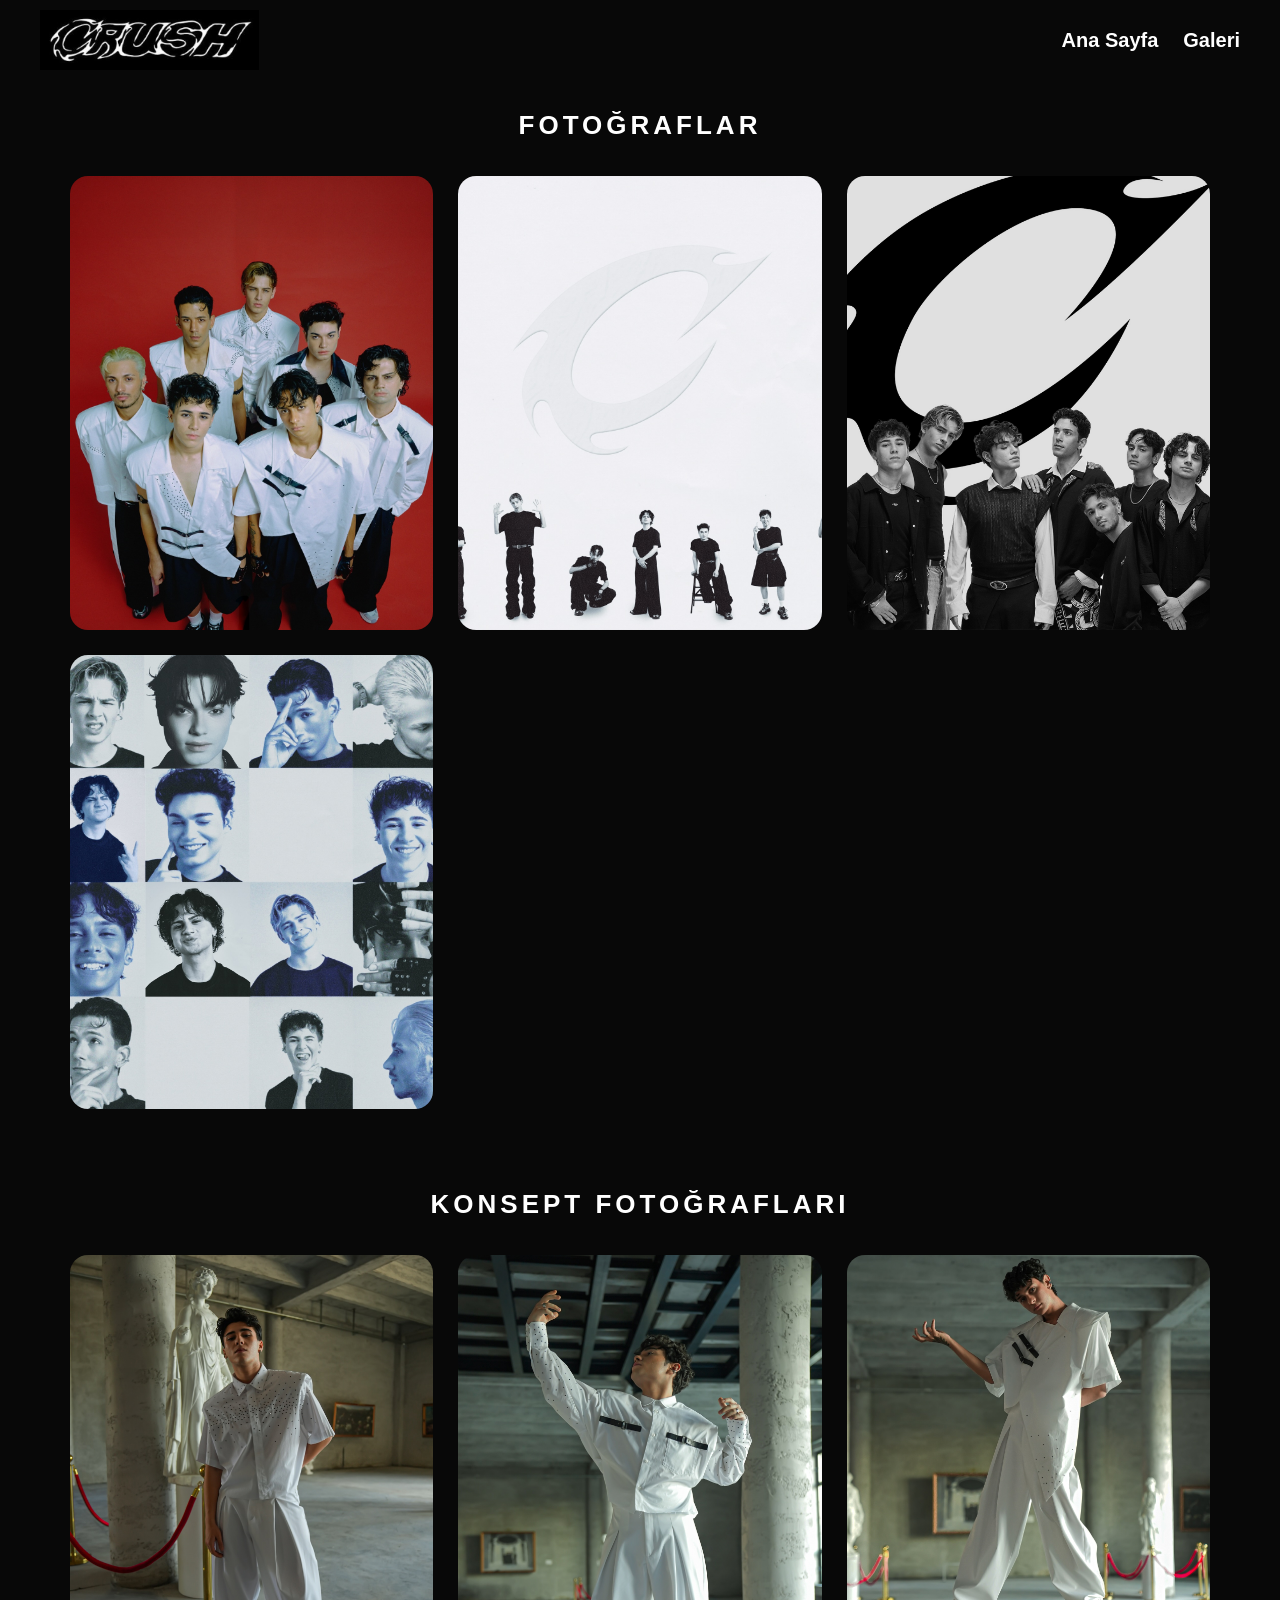
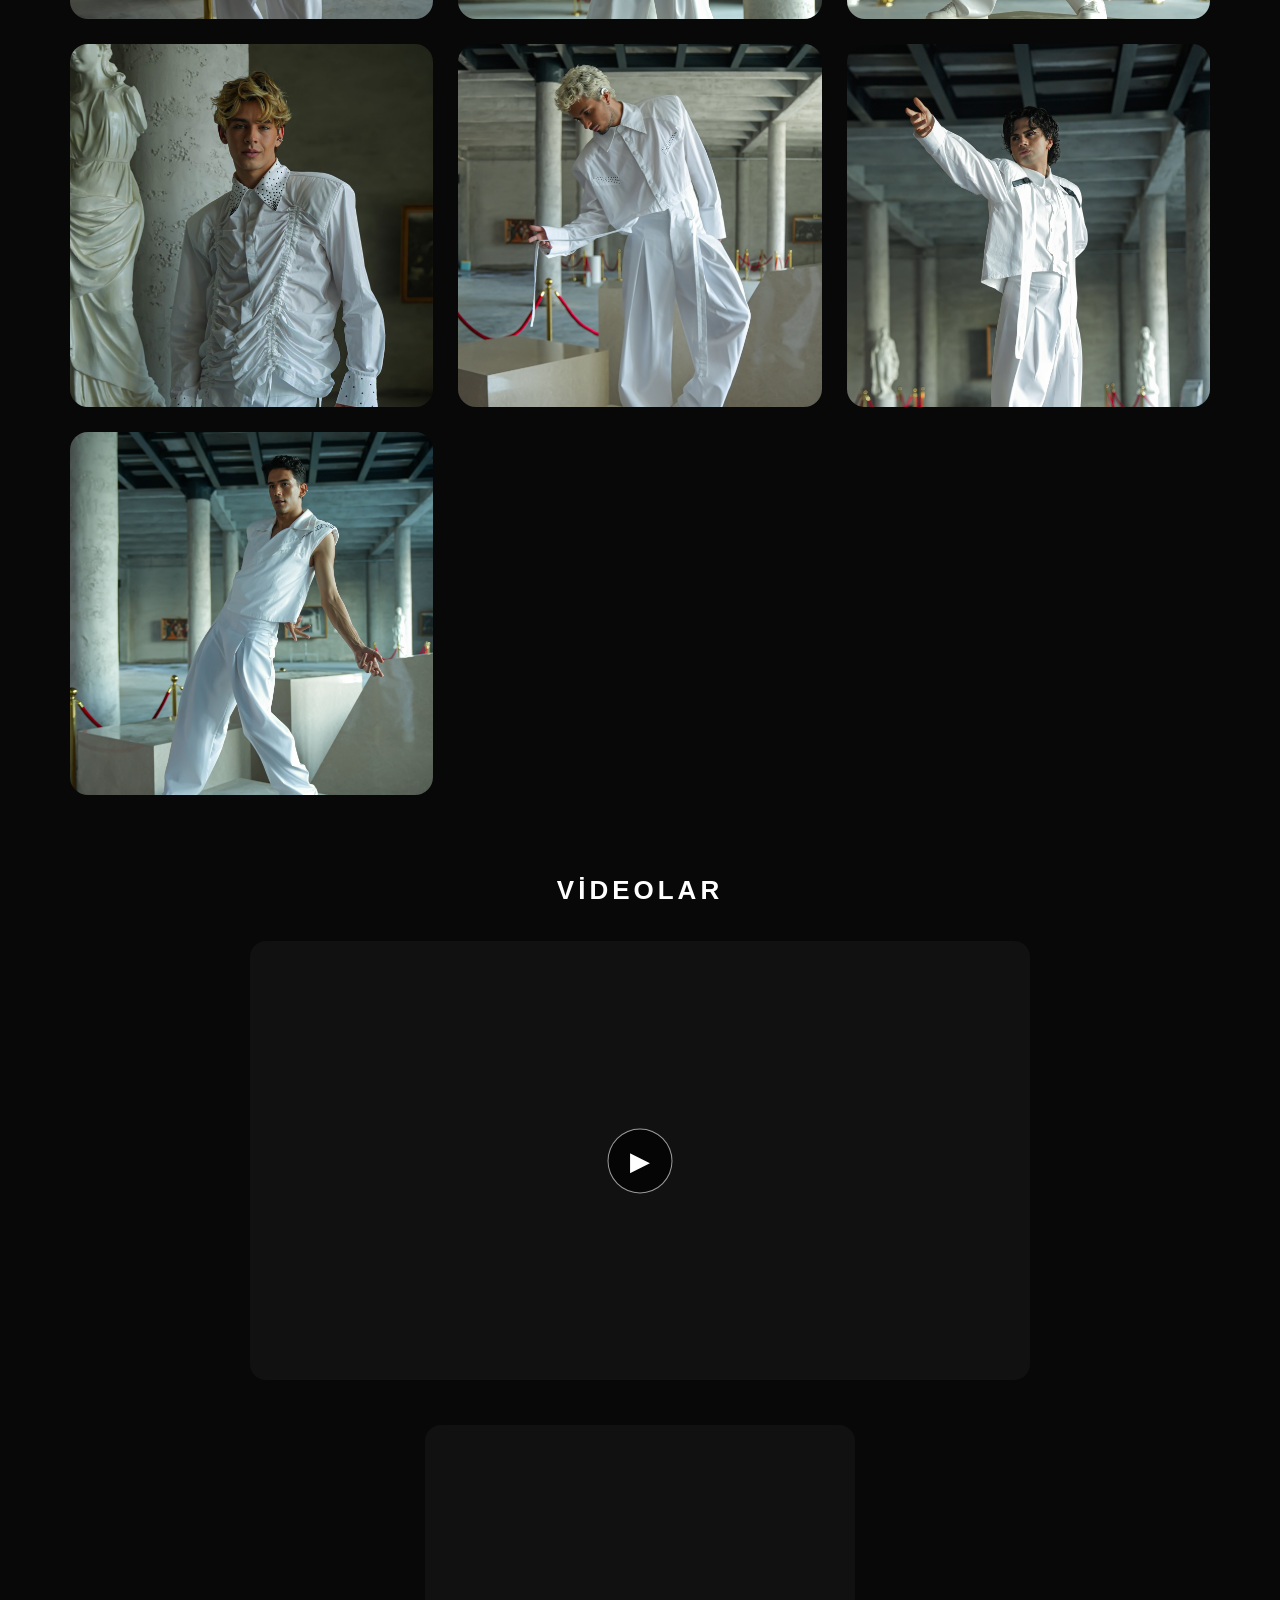
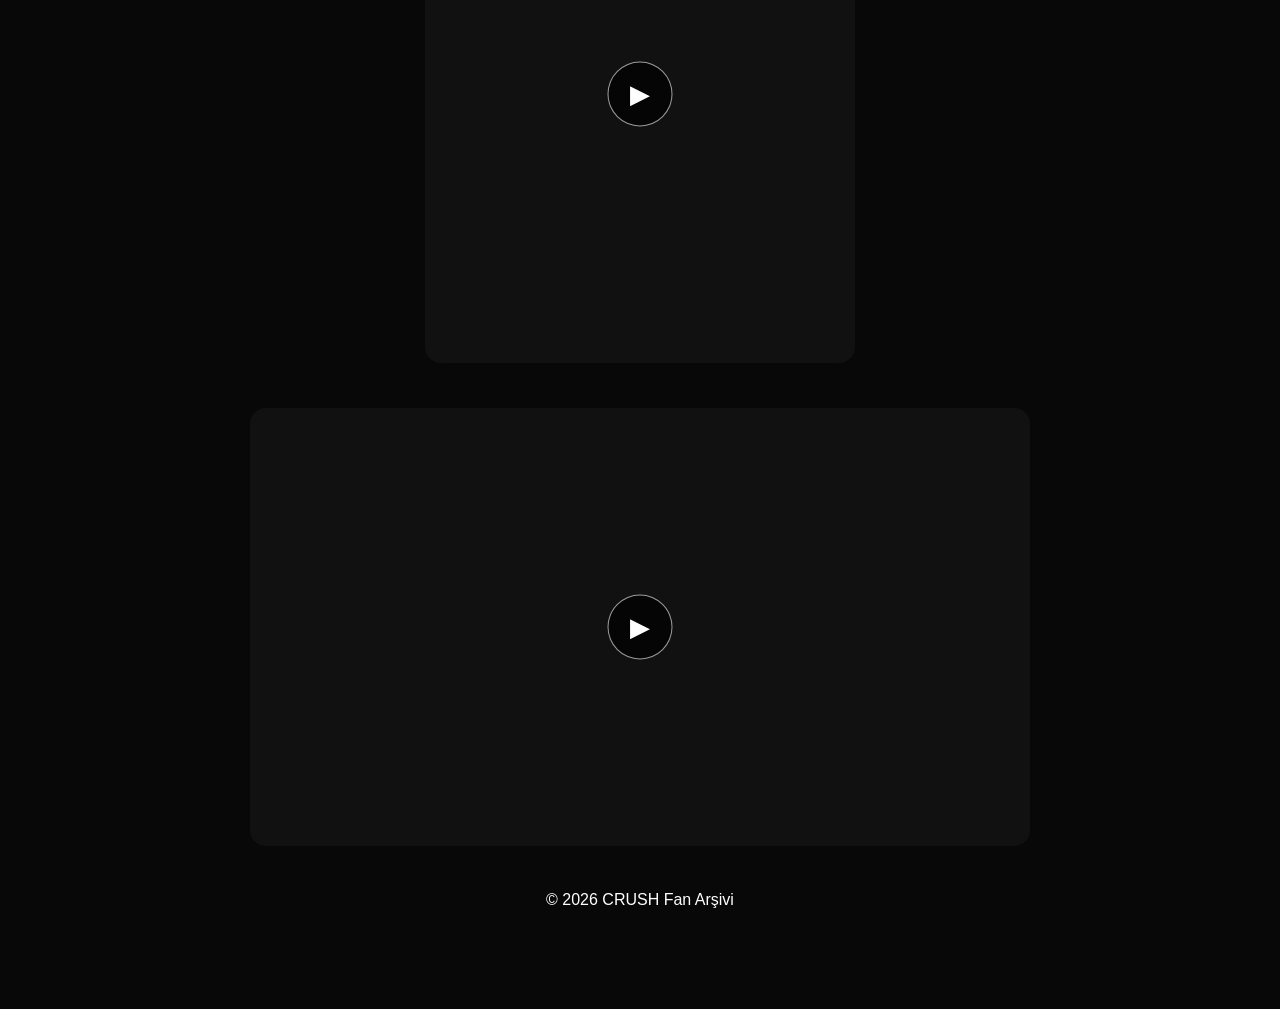
<file: gallery.html>
<!DOCTYPE html>
<html lang="tr">

<head>
    <meta charset="UTF-8">
    <meta name="viewport" content="width=device-width, initial-scale=1.0">

    <title>Galeri | CRUSH</title>

    <link rel="stylesheet" href="gallery.css">
</head>

<body>

    <!-- NAVBAR -->
    <nav class="navbar">

        <a href="index.html" class="logo">
            <img src="images/logo.jpg" alt="CRUSH Logo">
        </a>

        <ul class="nav-links">
            <li>
                <a href="index.html">Ana Sayfa</a>
            </li>

            <li>
                <a href="gallery.html">Galeri</a>
            </li>
        </ul>

    </nav>


    <!-- GALLERY -->
    <section class="full-gallery">

        <!-- 4:5 FOTOĞRAFLAR -->

        <h2 class="gallery-title">FOTOĞRAFLAR</h2>
        <div class="gallery-section gallery-portrait">

            <img src="images/gallery/1.jpg" alt="CRUSH 1">
            <img src="images/gallery/2.jpg" alt="CRUSH 2">
            <img src="images/gallery/3.jpg" alt="CRUSH 3">
            <img src="images/gallery/4.jpg" alt="CRUSH 4">

        </div>


        <!-- 1:1 FOTOĞRAFLAR -->

        <h2 class="gallery-title">KONSEPT FOTOĞRAFLARI</h2>
        <div class="gallery-section gallery-square">

            <img src="images/gallery/7.jpg" alt="CRUSH 7">
            <img src="images/gallery/8.jpg" alt="CRUSH 8">
            <img src="images/gallery/9.jpg" alt="CRUSH 9">
            <img src="images/gallery/10.jpg" alt="CRUSH 10">
            <img src="images/gallery/11.jpg" alt="CRUSH 11">
            <img src="images/gallery/12.jpg" alt="CRUSH 12">
            <img src="images/gallery/13.jpg" alt="CRUSH 13">

        </div>

<!-- VİDEOLAR -->

<h2 class="gallery-title">VİDEOLAR</h2>

<div class="gallery-videos">

<div class="gallery-videos">

    <!-- 5.mp4 — 16:9 -->
    <div class="gallery-video-box video-16-9">

        <video class="gallery-video" playsinline preload="metadata">
            <source src="images/gallery/5.mp4" type="video/mp4">
        </video>

        <button class="gallery-play-btn" aria-label="Videoyu oynat">
            ▶
        </button>

    </div>


    <!-- 6.mp4 — 4:5 -->
    <div class="gallery-video-box video-4-5">

        <video class="gallery-video" playsinline preload="metadata">
            <source src="images/gallery/6.mp4" type="video/mp4">
        </video>

        <button class="gallery-play-btn" aria-label="Videoyu oynat">
            ▶
        </button>

    </div>


    <!-- 14.mp4 — 16:9 -->
    <div class="gallery-video-box video-16-9">

        <video class="gallery-video" playsinline preload="metadata">
            <source src="images/gallery/14.mp4" type="video/mp4">
        </video>

        <button class="gallery-play-btn" aria-label="Videoyu oynat">
            ▶
        </button>

    </div>

</div>



    <!-- FOOTER -->
    <footer>
        <p>© 2026 CRUSH Fan Arşivi</p>
    </footer>


<script>
document.querySelectorAll(".gallery-video-box").forEach(box => {

    const video = box.querySelector(".gallery-video");
    const button = box.querySelector(".gallery-play-btn");

    function toggleVideo(){

        if(video.paused){

            video.play();
            box.classList.add("playing");

        }else{

            video.pause();
            box.classList.remove("playing");

        }

    }

    button.addEventListener("click", function(e){
        e.stopPropagation();
        toggleVideo();
    });

    video.addEventListener("click", toggleVideo);

    video.addEventListener("pause", function(){
        box.classList.remove("playing");
    });

    video.addEventListener("play", function(){
        box.classList.add("playing");
    });

    video.addEventListener("ended", function(){
        box.classList.remove("playing");
    });

});


/* SPACE TUŞU */

document.addEventListener("keydown", function(e){

    if(e.code !== "Space") return;

    const active = document.activeElement;

    if(
        active &&
        (
            active.tagName === "INPUT" ||
            active.tagName === "TEXTAREA" ||
            active.tagName === "BUTTON"
        )
    ) return;

    const videos = document.querySelectorAll(".gallery-video");

    if(videos.length === 0) return;

    e.preventDefault();

    let playingVideo = [...videos].find(video => !video.paused);

    if(playingVideo){

        playingVideo.pause();

    }else{

        videos[0].play();

    }

});
</script>

</body>
</html>
</file>
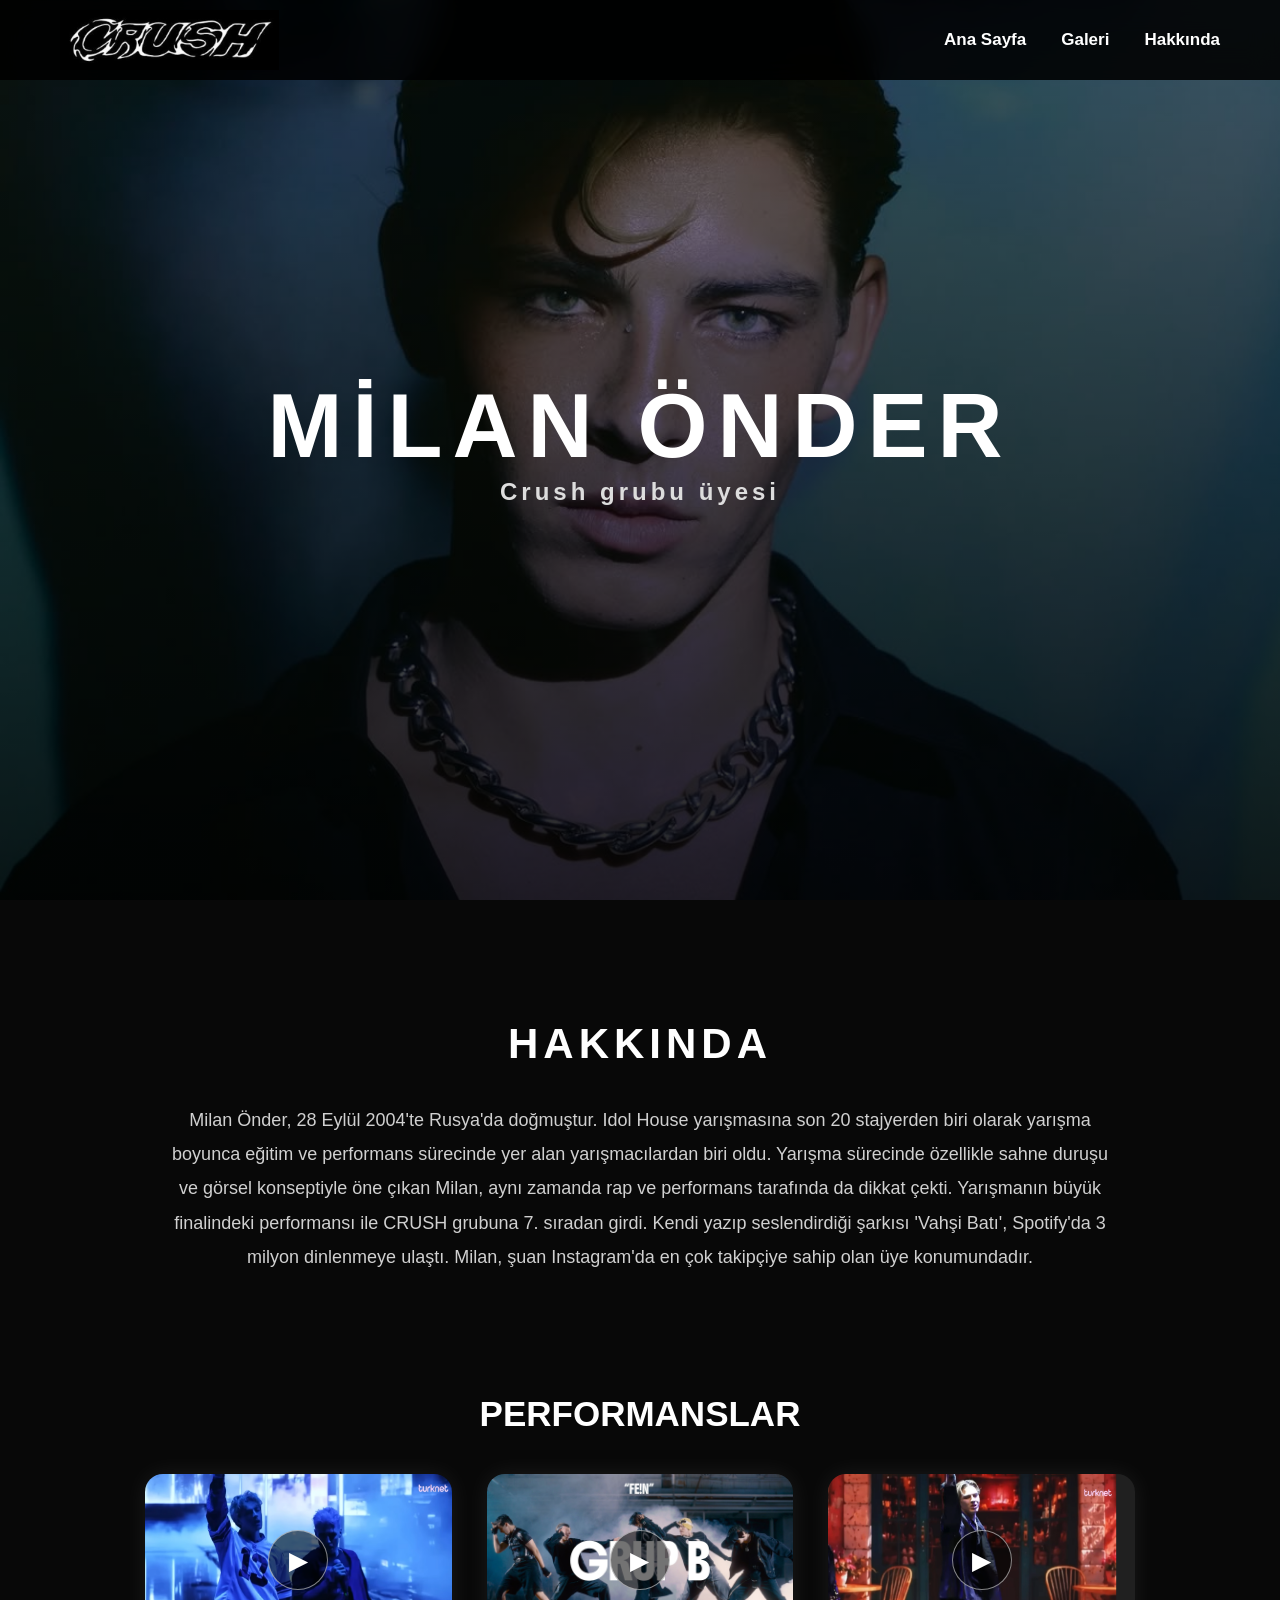
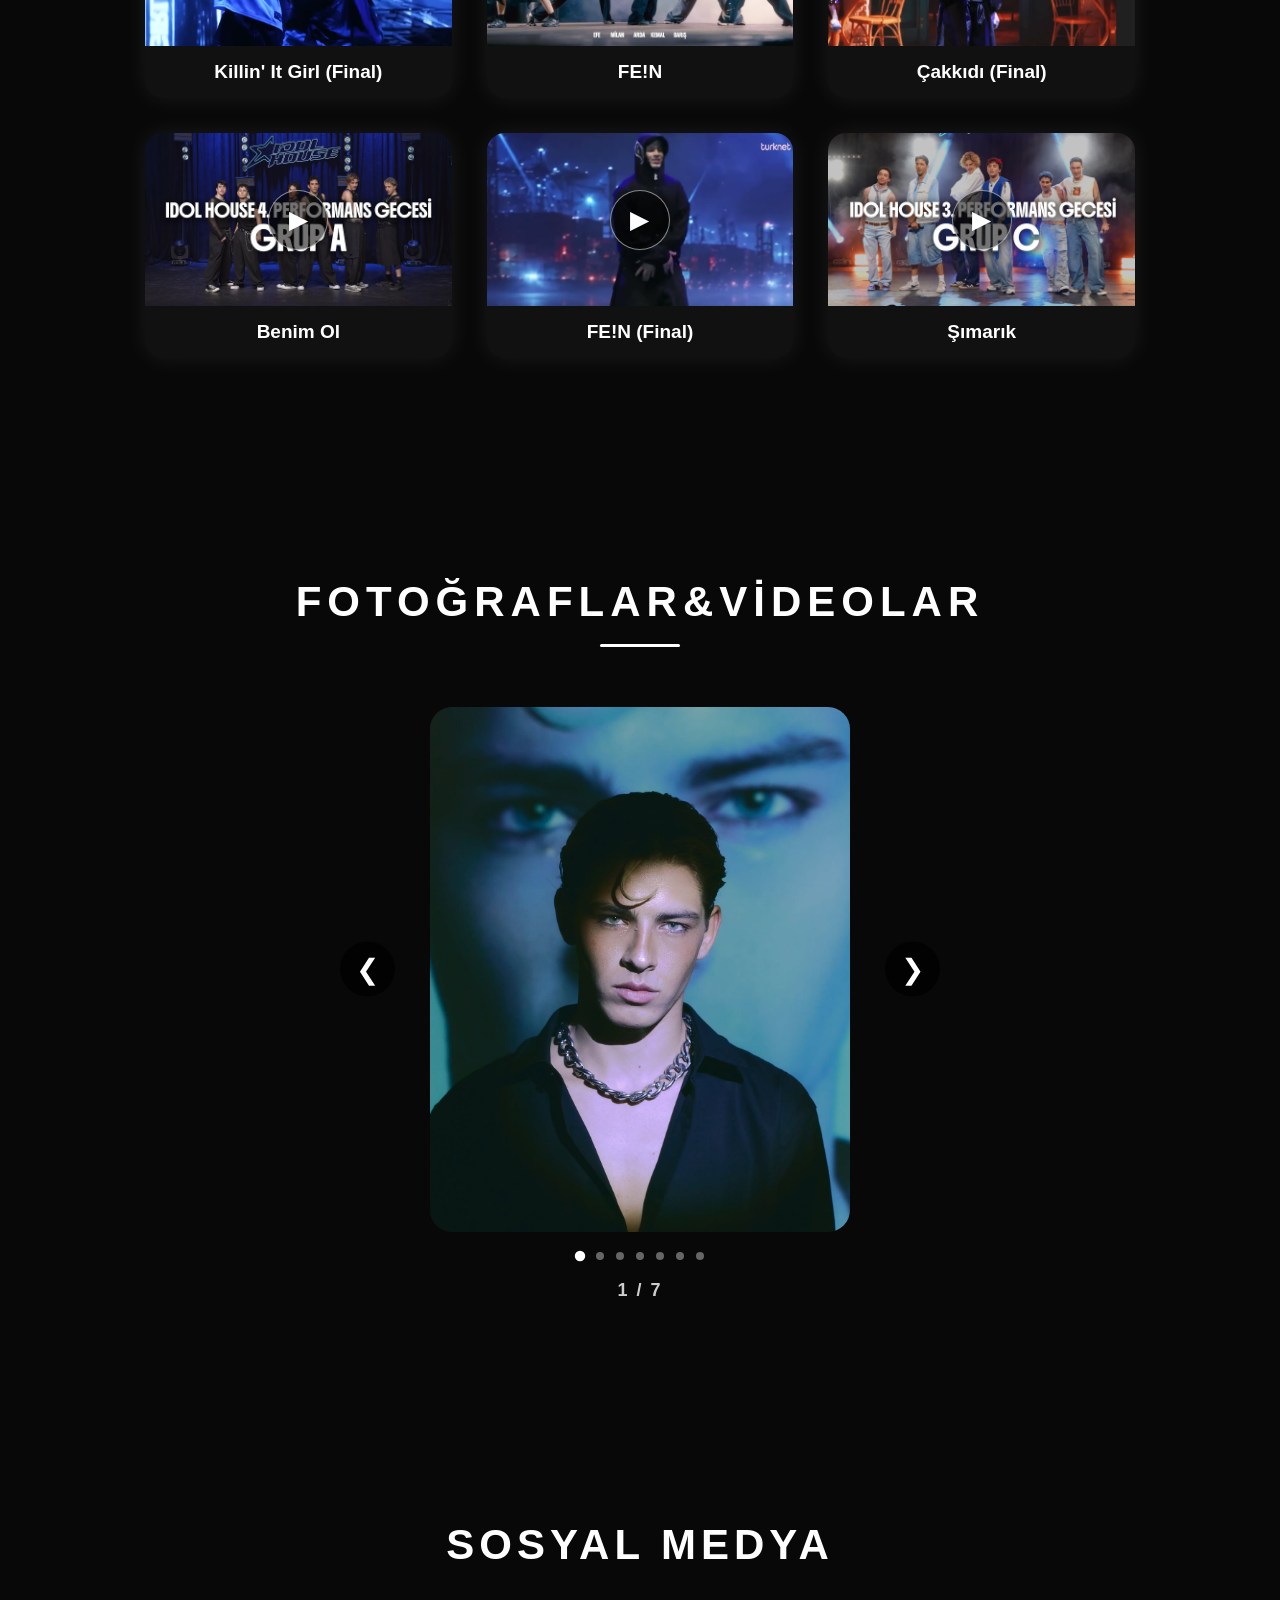
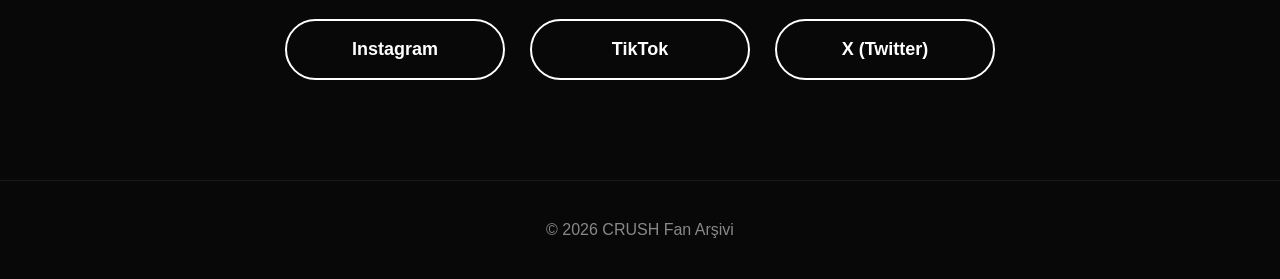
<file: milan-onder.html>
<!DOCTYPE html>
<html lang="tr">

<head>

    <meta charset="UTF-8">
    <meta name="viewport" content="width=device-width, initial-scale=1.0">

    <title>Milan Önder | CRUSH</title>

    <link rel="stylesheet" href="milan-onder.css">

</head>


<body>


<!-- NAVBAR -->

<nav>

    <div class="logo">

        <a href="index.html">
            <img src="images/logo.jpg" alt="CRUSH Logo">
        </a>

    </div>


    <ul class="nav-links">

        <li><a href="index.html">Ana Sayfa</a></li>
        <li><a href="#gallery">Galeri</a></li>
        <li><a href="#about">Hakkında</a></li>

    </ul>

</nav>




<!-- HERO -->

<section class="hero">

    <div class="hero-overlay">

        <h1>MİLAN ÖNDER

        <p>Crush grubu üyesi</p>

    </div>

</section>





<!-- ABOUT -->

<section class="about" id="about">

    <h2>HAKKINDA</h2>

    <p>

Milan Önder, 28 Eylül 2004'te Rusya'da doğmuştur. Idol House yarışmasına son 20 stajyerden biri olarak yarışma boyunca eğitim ve performans sürecinde yer alan yarışmacılardan biri oldu. Yarışma sürecinde özellikle sahne duruşu ve görsel konseptiyle öne çıkan Milan, aynı zamanda rap ve performans tarafında da dikkat çekti. Yarışmanın büyük finalindeki performansı ile CRUSH grubuna 7. sıradan girdi. Kendi yazıp seslendirdiği şarkısı 'Vahşi Batı', Spotify'da 3 milyon dinlenmeye ulaştı. Milan, şuan Instagram'da en çok takipçiye sahip olan üye konumundadır.    </p>

</section>




<!-- PERFORMANSLAR -->

<section class="performances">

    <h2>PERFORMANSLAR</h2>

    <div class="performance-grid">

        <div class="performance-card" data-video="images/milan-performans/1.mp4">
            <div class="performance-thumb">
                <img src="images/milan-performans/1.jpg" alt="Performans 1">
                <div class="play-btn">▶</div>
            </div>
            <h3>Killin' It Girl (Final)</h3>
        </div>

        <div class="performance-card" data-video="images/efe-performans/5.mp4">
            <div class="performance-thumb">
                <img src="images/efe-performans/5.jpg" alt="Performans 2">
                <div class="play-btn">▶</div>
            </div>
            <h3>FE!N</h3>
        </div>

        <div class="performance-card" data-video="images/milan-performans/2.mp4">
            <div class="performance-thumb">
                <img src="images/milan-performans/2.jpg" alt="Performans 3">
                <div class="play-btn">▶</div>
            </div>
            <h3>Çakkıdı (Final)</h3>
        </div>

        <div class="performance-card" data-video="images/milan-performans/3.mp4">
            <div class="performance-thumb">
                <img src="images/milan-performans/3.jpg" alt="Performans 4">
                <div class="play-btn">▶</div>
            </div>
            <h3>Benim Ol</h3>
        </div>

        <div class="performance-card" data-video="images/milan-performans/4.mp4">
            <div class="performance-thumb">
                <img src="images/milan-performans/4.jpg" alt="Performans 4">
                <div class="play-btn">▶</div>
            </div>
            <h3>FE!N (Final)</h3>
        </div>

        <div class="performance-card" data-video="images/milan-performans/5.mp4">
            <div class="performance-thumb">
                <img src="images/milan-performans/5.jpg" alt="Final Performansı">
                <div class="play-btn">▶</div>
            </div>
            <h3>Şımarık</h3>
        </div>

    </div>

</section>


<!-- PERFORMANCE VIDEO POPUP -->

<div class="video-popup">

    <button class="popup-close">×</button>

    <div class="popup-video-wrapper">

        <video class="popup-video" playsinline></video>

        <button class="popup-play-btn">▶</button>

    </div>

</div>


<!-- GALERİ -->

<section class="gallery" id="gallery">


<h2>FOTOĞRAFLAR&VİDEOLAR</h2>


<div class="slider">


    <button class="prev">&#10094;</button>


    <div class="slides">


        <img src="images/milan-onder/1.jpg" class="active" alt="Maç Fırat 1">

        <img src="images/milan-onder/2.jpg" class="active" alt="Milan Önder 2">
        <img src="images/milan-onder/3.jpg" class="active" alt="Milan Önder 3">

        <img src="images/milan-onder/4.jpg" class="active" alt="Milan Önder 4">


       <video id="milanVideo2" controls loop>
    <source src="images/milan-onder/1.mp4" type="video/mp4">
</video>

<img src="images/milan-onder/5.jpg" alt="Milan Önder 5">


        <video id="milanVideo2" controls loop>

            <source src="images/milan-onder/2.mp4" type="video/mp4">

        </video>

    </div>


    <button class="next">&#10095;</button>


</div>




<div class="dots">

    <span class="dot active-dot"></span>
    <span class="dot"></span>
    <span class="dot"></span>
    <span class="dot"></span>
    <span class="dot"></span>
    <span class="dot"></span>
    <span class="dot"></span>

</div>



<div class="counter" id="counter">
    1 / 7
</div>


</section>





<!-- SOSYAL MEDYA -->

<section class="social">

    <h2>SOSYAL MEDYA</h2>

    <div class="social-buttons">

        <a href="https://www.instagram.com/milanonderr?igsh=aXVoMzRteDV1bTF5" target="_blank">Instagram</a>

        <a href="https://www.tiktok.com/@milanonder?_r=1&_t=ZS-98RsMhypbc1" target="_blank">TikTok</a>

        <a href="https://x.com/milan_onde32094" target="_blank">X (Twitter)</a>

    </div>

</section>






<footer>

<p>© 2026 CRUSH Fan Arşivi</p>

</footer>






<!-- LIGHTBOX -->

<div class="lightbox">

    <span class="close">&times;</span>

    <img id="lightbox-img" alt="">

</div>






<script src="milan-onder.js"></script>


</body>

</html>
</file>
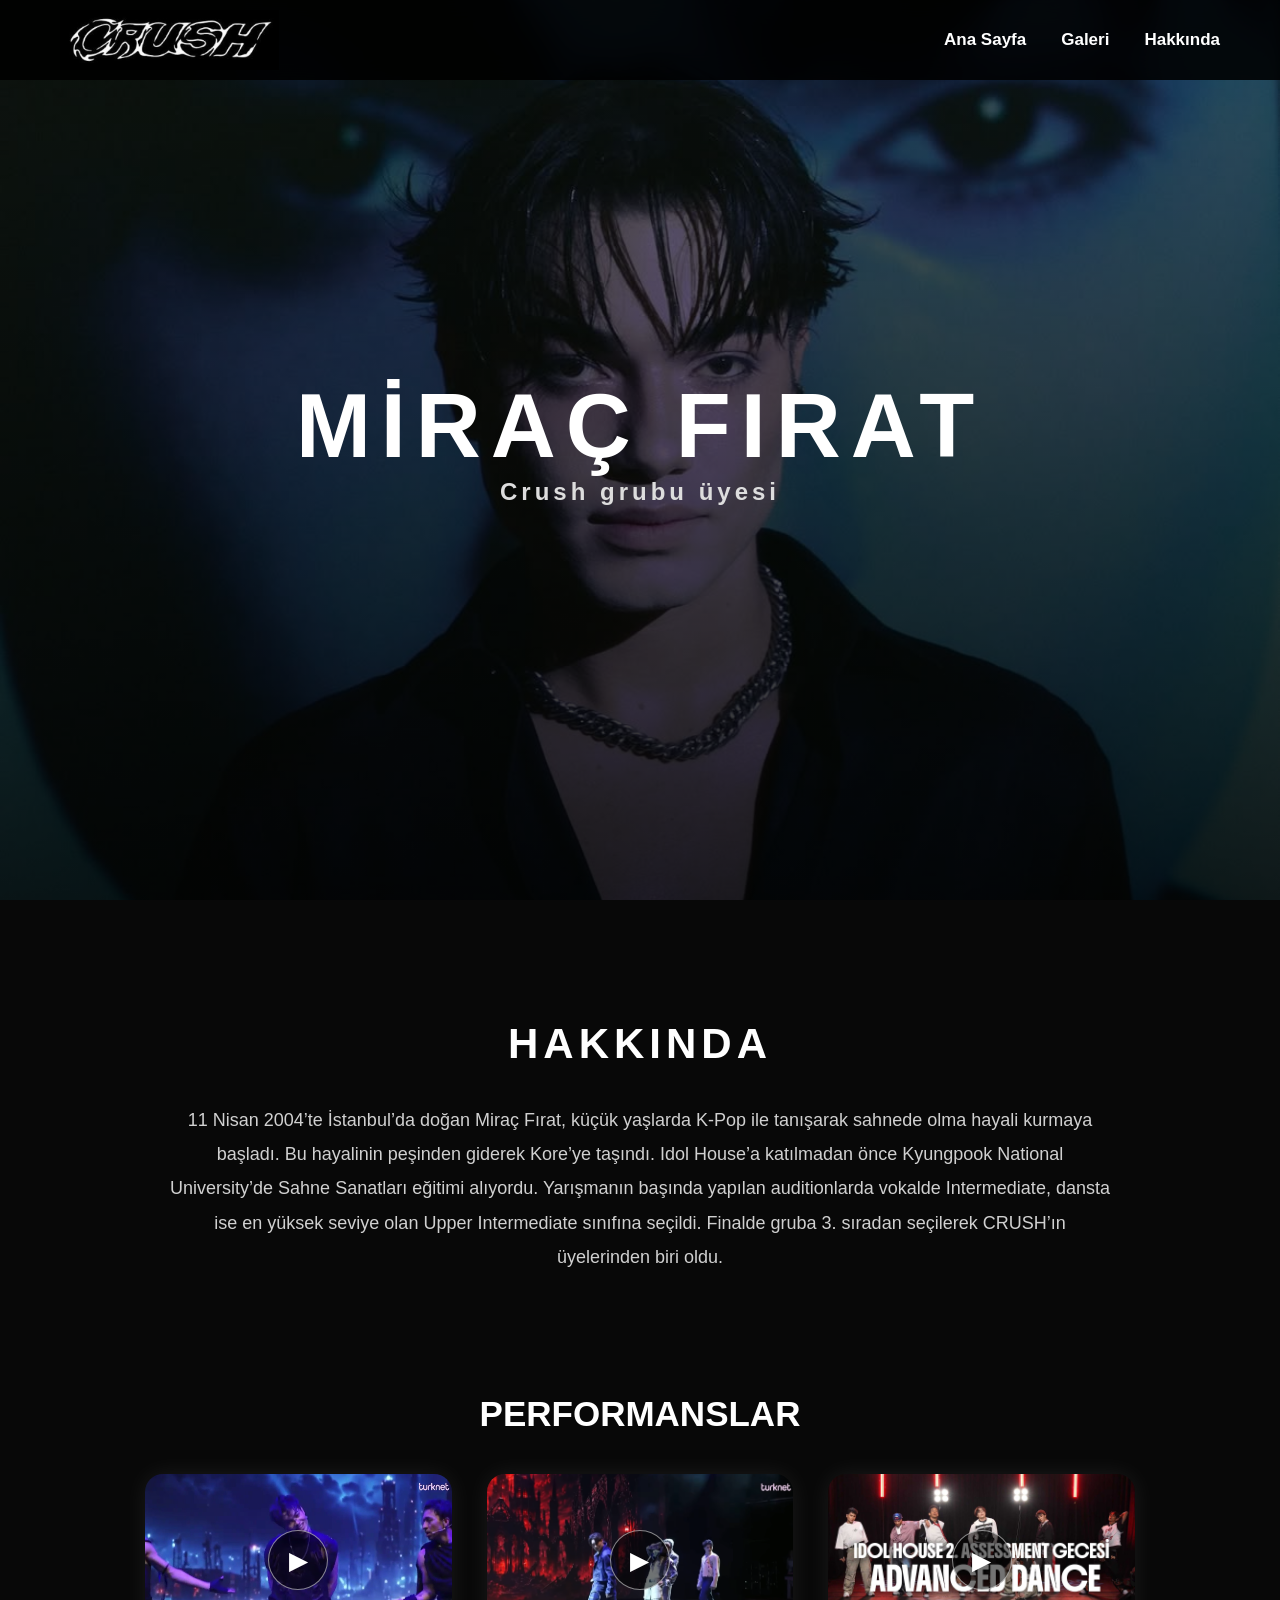
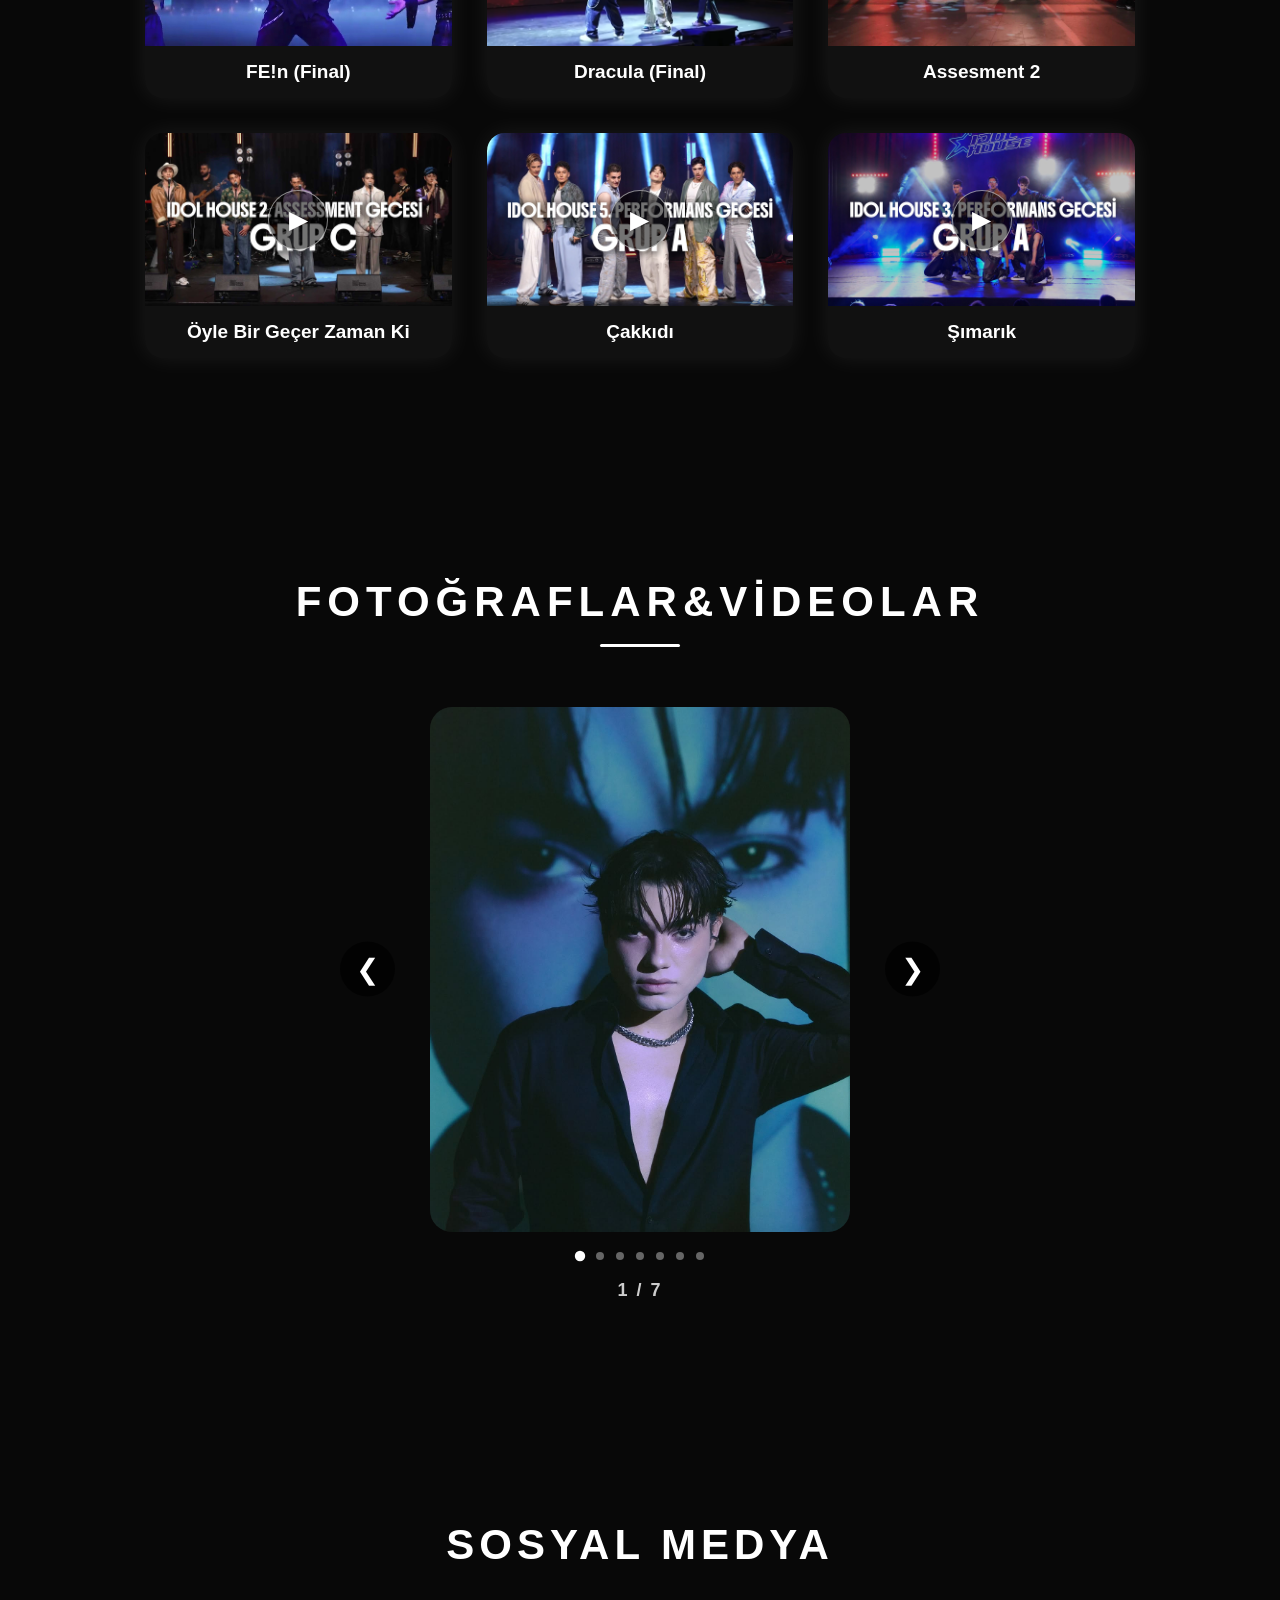
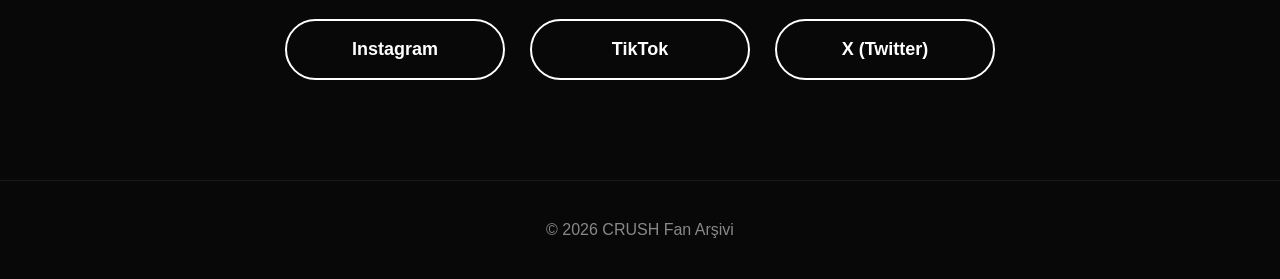
<file: mirac-firat.html>
<!DOCTYPE html>
<html lang="tr">

<head>

    <meta charset="UTF-8">
    <meta name="viewport" content="width=device-width, initial-scale=1.0">

    <title>Miraç Fırat | CRUSH</title>

    <link rel="stylesheet" href="mirac-firat.css">

</head>


<body>


<!-- NAVBAR -->

<nav>

    <div class="logo">

        <a href="index.html">
            <img src="images/logo.jpg" alt="CRUSH Logo">
        </a>

    </div>


    <ul class="nav-links">

        <li><a href="index.html">Ana Sayfa</a></li>
        <li><a href="#gallery">Galeri</a></li>
        <li><a href="#about">Hakkında</a></li>

    </ul>

</nav>




<!-- HERO -->

<section class="hero">

    <div class="hero-overlay">

        <h1>MİRAÇ FIRAT

        <p>Crush grubu üyesi</p>

    </div>

</section>





<!-- ABOUT -->

<section class="about" id="about">

    <h2>HAKKINDA</h2>

    <p>

11 Nisan 2004’te İstanbul’da doğan Miraç Fırat, küçük yaşlarda K-Pop ile tanışarak sahnede olma hayali kurmaya başladı. Bu hayalinin peşinden giderek Kore’ye taşındı. Idol House’a katılmadan önce Kyungpook National University’de Sahne Sanatları eğitimi alıyordu. Yarışmanın başında yapılan auditionlarda vokalde Intermediate, dansta ise en yüksek seviye olan Upper Intermediate sınıfına seçildi. Finalde gruba 3. sıradan seçilerek CRUSH’ın üyelerinden biri oldu.
    </p>

</section>




<!-- PERFORMANSLAR -->

<section class="performances">

    <h2>PERFORMANSLAR</h2>

    <div class="performance-grid">

        <div class="performance-card" data-video="images/mirac-performans/1.mp4">
            <div class="performance-thumb">
                <img src="images/mirac-performans/1.jpg" alt="Performans 1">
                <div class="play-btn">▶</div>
            </div>
            <h3>FE!n (Final)</h3>
        </div>

        <div class="performance-card" data-video="images/mirac-performans/2.mp4">
            <div class="performance-thumb">
                <img src="images/mirac-performans/2.jpg" alt="Performans 2">
                <div class="play-btn">▶</div>
            </div>
            <h3>Dracula (Final)</h3>
        </div>

        <div class="performance-card" data-video="images/arda-performans/4.mp4">
            <div class="performance-thumb">
                <img src="images/arda-performans/4.jpg" alt="Performans 3">
                <div class="play-btn">▶</div>
            </div>
            <h3>Assesment 2</h3>
        </div>

        <div class="performance-card" data-video="images/mirac-performans/5.mp4">
            <div class="performance-thumb">
                <img src="images/mirac-performans/5.jpg" alt="Performans 4">
                <div class="play-btn">▶</div>
            </div>
            <h3>Öyle Bir Geçer Zaman Ki</h3>
        </div>

        <div class="performance-card" data-video="images/mirac-performans/4.mp4">
            <div class="performance-thumb">
                <img src="images/mirac-performans/4.jpg" alt="Performans 4">
                <div class="play-btn">▶</div>
            </div>
            <h3>Çakkıdı</h3>
        </div>

        <div class="performance-card" data-video="images/mirac-performans/6.mp4">
            <div class="performance-thumb">
                <img src="images/mirac-performans/6.jpg" alt="Final Performansı">
                <div class="play-btn">▶</div>
            </div>
            <h3>Şımarık</h3>
        </div>

    </div>

</section>


<!-- PERFORMANCE VIDEO POPUP -->

<div class="video-popup">

    <button class="popup-close">×</button>

    <div class="popup-video-wrapper">

        <video class="popup-video" playsinline></video>

        <button class="popup-play-btn">▶</button>

    </div>

</div>


<!-- GALERİ -->

<section class="gallery" id="gallery">


<h2>FOTOĞRAFLAR&VİDEOLAR</h2>


<div class="slider">


    <button class="prev">&#10094;</button>


    <div class="slides">


        <img src="images/mirac-firat/1.jpg" class="active" alt="Maç Firırat 1">

        <img src="images/mirac-firat/2.jpg" class="active" alt="Miraç Fırat 2">
        <img src="images/mirac-firat/3.jpg" class="active" alt="Miraç Fırat 3">

        <img src="images/mirac-firat/4.jpg" class="active" alt="Miraç Fırat 4">


       <video id="miracVideo2" controls loop>
    <source src="images/mirac-firat/1.mp4" type="video/mp4">
</video>

<img src="images/mirac-firat/5.jpg" alt="Miraç Fırat 5">


        <video id="oziVideo2" controls loop>

            <source src="images/mirac-firat/2.mp4" type="video/mp4">

        </video>

    </div>


    <button class="next">&#10095;</button>


</div>




<div class="dots">

    <span class="dot active-dot"></span>
    <span class="dot"></span>
    <span class="dot"></span>
    <span class="dot"></span>
    <span class="dot"></span>
    <span class="dot"></span>
    <span class="dot"></span>

</div>



<div class="counter" id="counter">
    1 / 7
</div>


</section>





<!-- SOSYAL MEDYA -->

<section class="social">

    <h2>SOSYAL MEDYA</h2>

    <div class="social-buttons">

        <a href="https://www.instagram.com/miracfirat_?igsh=ZjJ0bTRqNGpscDdz" target="_blank">Instagram</a>

        <a href="https://www.tiktok.com/@miracfirat_?_r=1&_t=ZS-98RUMe1Oktt" target="_blank">TikTok</a>

        <a href="https://x.com/miracfirat_" target="_blank">X (Twitter)</a>

    </div>

</section>






<footer>

<p>© 2026 CRUSH Fan Arşivi</p>

</footer>






<!-- LIGHTBOX -->

<div class="lightbox">

    <span class="close">&times;</span>

    <img id="lightbox-img" alt="">

</div>






<script src="mirac-firat.js"></script>

</body>

</html>
</file>
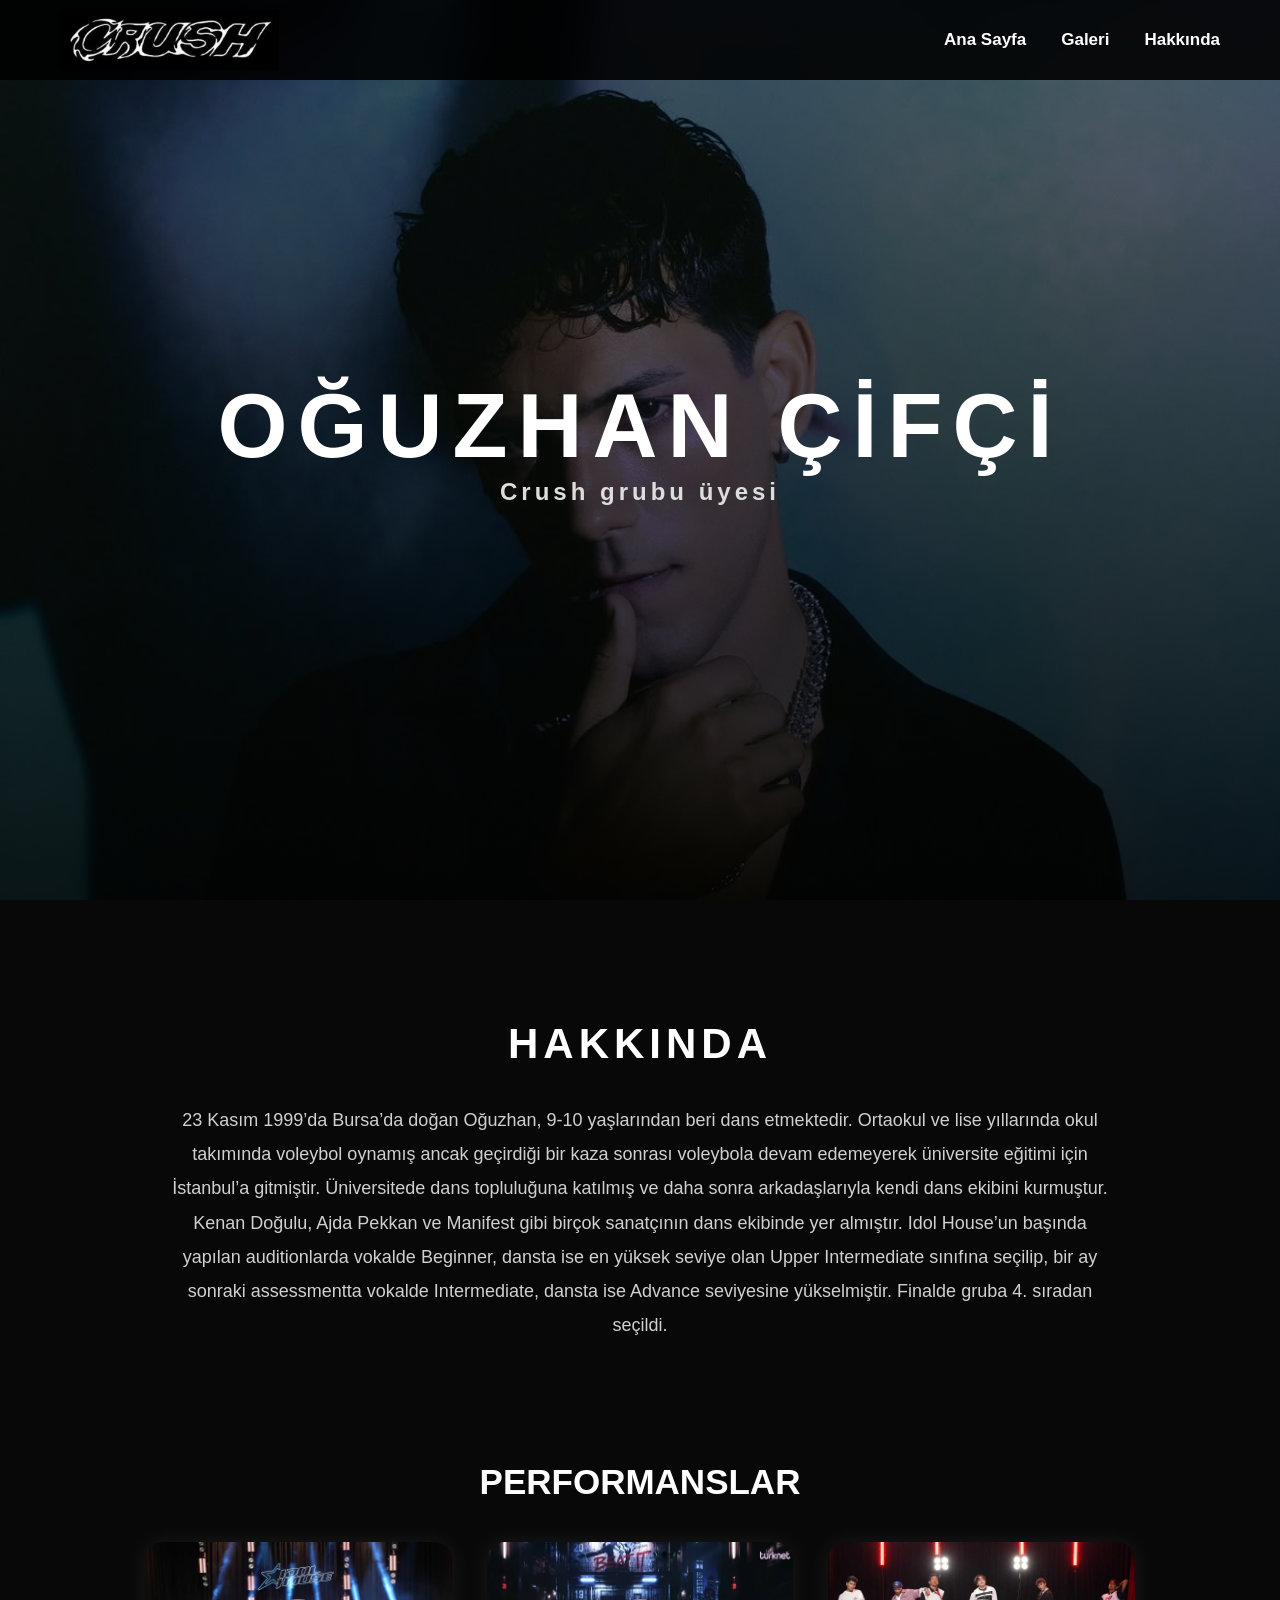
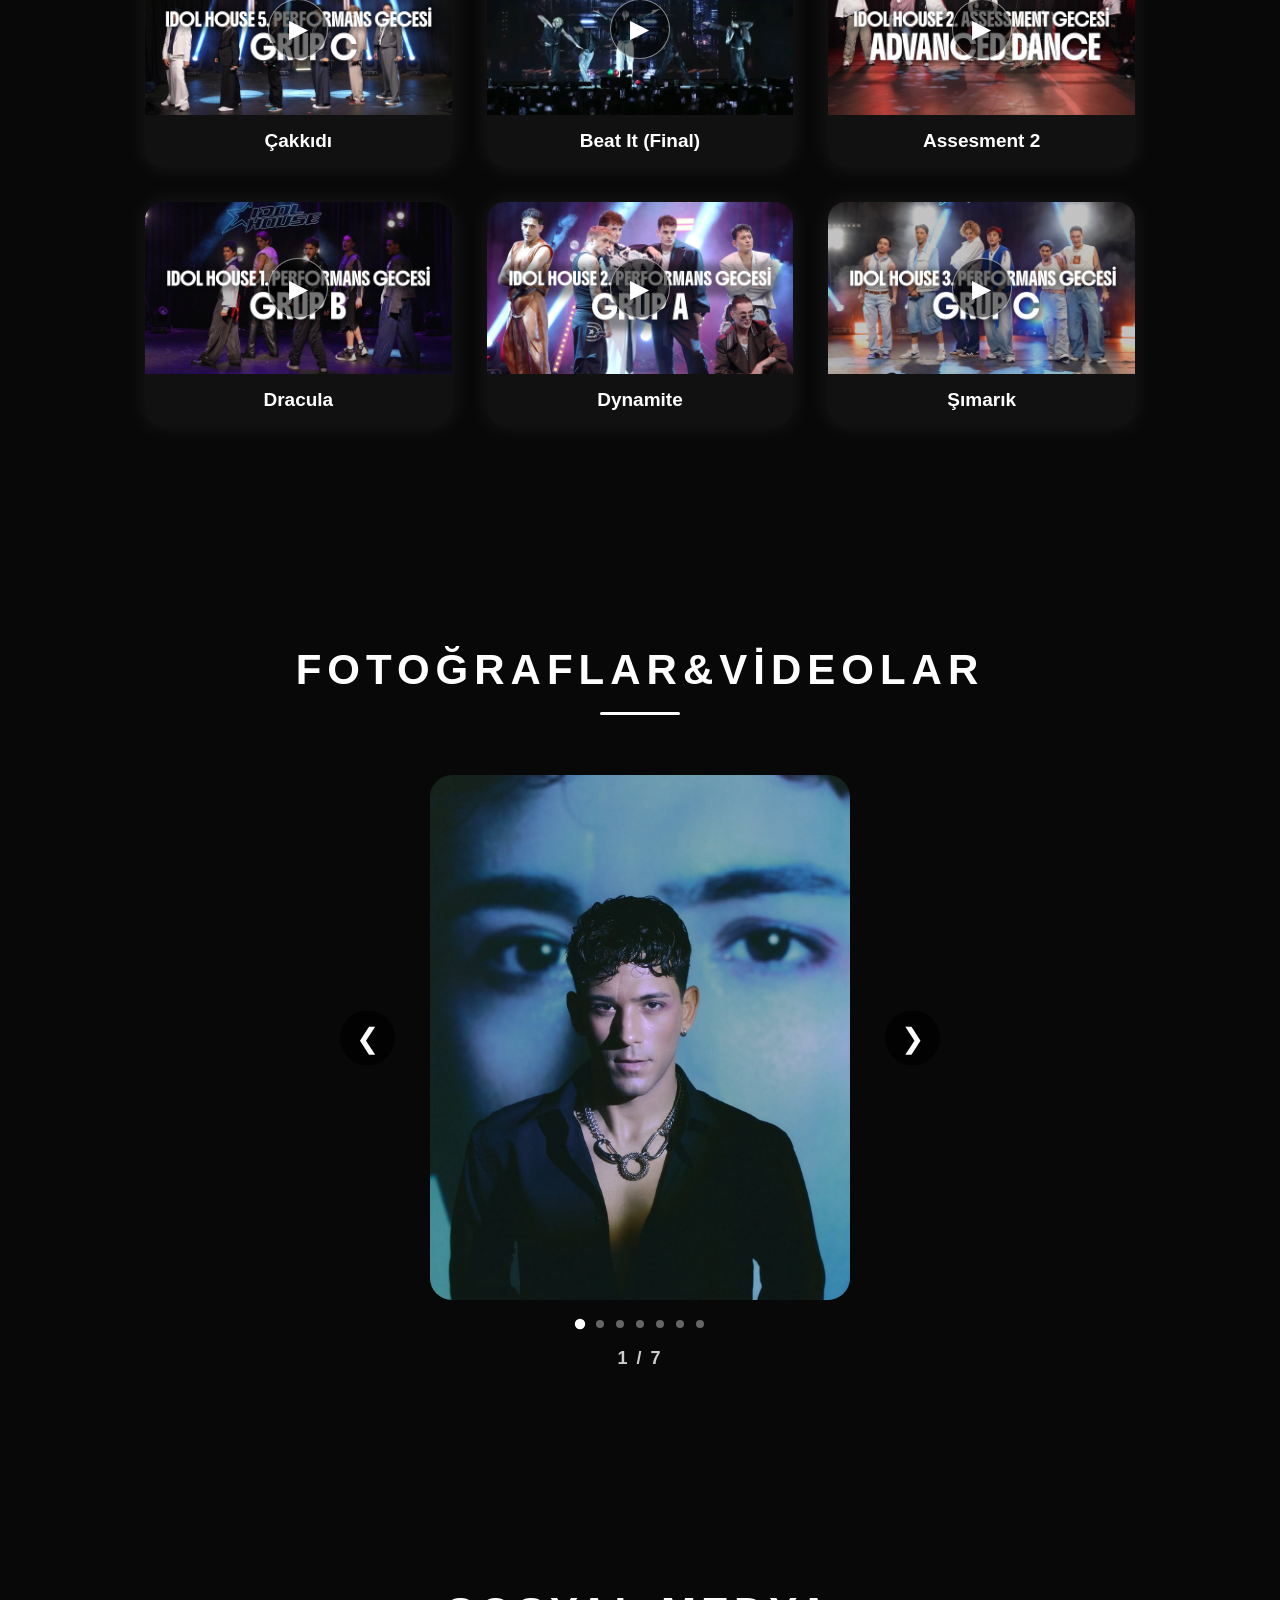
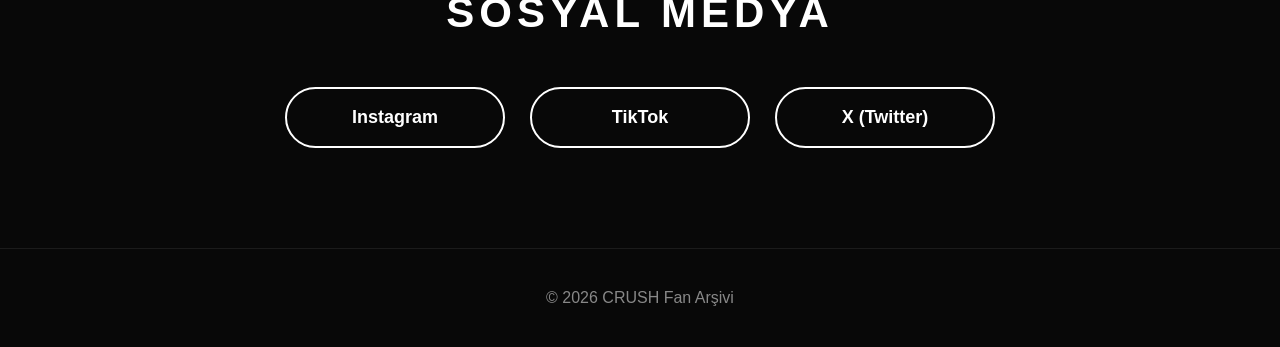
<file: oguzhan-cifci.html>
<!DOCTYPE html>
<html lang="tr">

<head>

    <meta charset="UTF-8">
    <meta name="viewport" content="width=device-width, initial-scale=1.0">

    <title>Oğuzhan Çifçi | CRUSH</title>

    <link rel="stylesheet" href="oguzhan-cifci.css">

</head>


<body>


<!-- NAVBAR -->

<nav>

    <div class="logo">

        <a href="index.html">
            <img src="images/logo.jpg" alt="CRUSH Logo">
        </a>

    </div>


    <ul class="nav-links">

        <li><a href="index.html">Ana Sayfa</a></li>
        <li><a href="#gallery">Galeri</a></li>
        <li><a href="#about">Hakkında</a></li>

    </ul>

</nav>




<!-- HERO -->

<section class="hero">

    <div class="hero-overlay">

        <h1>OĞUZHAN ÇİFÇİ

        <p>Crush grubu üyesi</p>

    </div>

</section>





<!-- ABOUT -->

<section class="about" id="about">

    <h2>HAKKINDA</h2>

    <p>

23 Kasım 1999’da Bursa’da doğan Oğuzhan, 9-10 yaşlarından beri dans etmektedir. Ortaokul ve lise yıllarında okul takımında voleybol oynamış ancak geçirdiği bir kaza sonrası voleybola devam edemeyerek üniversite eğitimi için İstanbul’a gitmiştir. Üniversitede dans topluluğuna katılmış ve daha sonra arkadaşlarıyla kendi dans ekibini kurmuştur. Kenan Doğulu, Ajda Pekkan ve Manifest gibi birçok sanatçının dans ekibinde yer almıştır. Idol House’un başında yapılan auditionlarda vokalde Beginner, dansta ise en yüksek seviye olan Upper Intermediate sınıfına seçilip, bir ay sonraki assessmentta vokalde Intermediate, dansta ise Advance seviyesine yükselmiştir. Finalde gruba 4. sıradan seçildi.
    </p>

</section>




<!-- PERFORMANSLAR -->

<section class="performances">

    <h2>PERFORMANSLAR</h2>

    <div class="performance-grid">

        <div class="performance-card" data-video="images/arda-performans/2.mp4">
            <div class="performance-thumb">
                <img src="images/arda-performans/2.jpg" alt="Performans 1">
                <div class="play-btn">▶</div>
            </div>
            <h3>Çakkıdı</h3>
        </div>

        <div class="performance-card" data-video="images/arda-performans/5.mp4">
            <div class="performance-thumb">
                <img src="images/arda-performans/5.jpg" alt="Performans 2">
                <div class="play-btn">▶</div>
            </div>
            <h3>Beat It (Final)</h3>
        </div>

        <div class="performance-card" data-video="images/arda-performans/4.mp4">
            <div class="performance-thumb">
                <img src="images/arda-performans/4.jpg" alt="Performans 3">
                <div class="play-btn">▶</div>
            </div>
            <h3>Assesment 2</h3>
        </div>

        <div class="performance-card" data-video="images/oguzhan-performans/1.mp4">
            <div class="performance-thumb">
                <img src="images/oguzhan-performans/1.jpg" alt="Performans 4">
                <div class="play-btn">▶</div>
            </div>
            <h3>Dracula</h3>
        </div>

        <div class="performance-card" data-video="images/oguzhan-performans/2.mp4">
            <div class="performance-thumb">
                <img src="images/oguzhan-performans/2.jpg" alt="Performans 4">
                <div class="play-btn">▶</div>
            </div>
            <h3>Dynamite</h3>
        </div>

        <div class="performance-card" data-video="images/oguzhan-performans/3.mp4">
            <div class="performance-thumb">
                <img src="images/oguzhan-performans/3.jpg" alt="Final Performansı">
                <div class="play-btn">▶</div>
            </div>
            <h3>Şımarık</h3>
        </div>

    </div>

</section>


<!-- PERFORMANCE VIDEO POPUP -->

<div class="video-popup">

    <button class="popup-close">×</button>

    <div class="popup-video-wrapper">

        <video class="popup-video" playsinline></video>

        <button class="popup-play-btn">▶</button>

    </div>

</div>


<!-- GALERİ -->

<section class="gallery" id="gallery">

    <h2>FOTOĞRAFLAR&VİDEOLAR</h2>

    <div class="slider">

        <button class="prev">&#10094;</button>

        <div class="slides">

            <img src="images/oguzhan-cifci/1.jpg"
                 class="active"
                 alt="Oğuzhan Çifçi 1">

            <img src="images/oguzhan-cifci/2.jpg"
                 alt="Oğuzhan Çifçi 2">

            <img src="images/oguzhan-cifci/3.jpg"
                 alt="Oğuzhan Çifçi 3">

            <img src="images/oguzhan-cifci/4.jpg"
                 alt="Oğuzhan Çifçi 4">

            <video controls loop>
                <source src="images/oguzhan-cifci/1.mp4" type="video/mp4">
            </video>

            <img src="images/oguzhan-cifci/5.jpg"
                 alt="Oğuzhan Çifçi 5">

            <video controls loop>
                <source src="images/oguzhan-cifci/2.mp4" type="video/mp4">
            </video>

        </div>

        <button class="next">&#10095;</button>

    </div>

    <div class="dots">

        <span class="dot active-dot"></span>
        <span class="dot"></span>
        <span class="dot"></span>
        <span class="dot"></span>
        <span class="dot"></span>
        <span class="dot"></span>
        <span class="dot"></span>

    </div>

    <div class="counter" id="counter">
        1 / 7
    </div>

</section>





<!-- SOSYAL MEDYA -->

<section class="social">

    <h2>SOSYAL MEDYA</h2>

    <div class="social-buttons">

        <a href="https://www.instagram.com/oguzhanciffci?igsh=MXZydTY3bWRwNDRuYw==" target="_blank">Instagram</a>

        <a href="https://www.tiktok.com/@oguzhanciffci8?_r=1&_t=ZS-98RbxceV0CX" target="_blank">TikTok</a>

        <a href="https://x.com/Oguzhanciffcii" target="_blank">X (Twitter)</a>

    </div>

</section>






<footer>

<p>© 2026 CRUSH Fan Arşivi</p>

</footer>






<!-- LIGHTBOX -->

<div class="lightbox">

    <span class="close">&times;</span>

    <img id="lightbox-img" alt="">

</div>






<script src="oguzhan-cifci.js"></script>


</body>

</html>
</file>
<file: style.css>
/* RESET */

*{
    margin:0;
    padding:0;
    box-sizing:border-box;
}

html{
    scroll-behavior:smooth;
    scroll-padding-top:80px;
}

body{
    background:#080808;
    color:white;
    font-family:Arial, Helvetica, sans-serif;
}


/* NAVBAR */

nav{
    position:fixed;
    top:0;
    left:0;

    width:100%;
    height:80px;

    display:flex;
    justify-content:space-between;
    align-items:center;

    padding:0 60px;

    background:rgba(0,0,0,.90);
    backdrop-filter:blur(15px);
    -webkit-backdrop-filter:blur(15px);

    border-bottom:1px solid rgba(255,255,255,.08);

    box-shadow:0 5px 20px rgba(0,0,0,.35);

    z-index:1000;
}

.logo{
    display:flex;
    align-items:center;
}

.logo img{
    height:60px;
    width:auto;
    display:block;
}

.nav-links{
    display:flex;
    align-items:center;
    gap:25px;
    list-style:none;
}

.nav-links a{
    color:white;
    text-decoration:none;
    font-size:20px;
    font-weight:600;
    transition:.3s;
    white-space:nowrap;
}

.nav-links a:hover{
    color:#9d9d9d;
}

.menu-toggle{
    display:none;
    font-size:34px;
    color:white;
    cursor:pointer;
    user-select:none;
}

/* ========================= */
/* MOBİL */
/* ========================= */

@media (max-width:768px){

    nav{
        height:70px;
        padding:0 18px;
    }

    .logo img{
        height:42px;
    }

    .nav-links{
        position:fixed;
        top:70px;
        left:-100%;
        width:100%;
        height:calc(100vh - 70px);

        background:#080808;

        display:flex;
        flex-direction:column;
        justify-content:flex-start;
        align-items:center;

        gap:25px;

        padding-top:40px;

        transition:left .35s ease;
    }

    .nav-links.active{
        left:0;
    }

    .nav-links a{
        font: size 16px;;
    }

    .dropdown{
        width:100%;
        text-align:center;
    }

    .dropdown-menu{
        position:static;
        display:none;
        background:#111;
        width:100%;
        border-radius:0;
    }

    .dropdown:hover .dropdown-menu{
        display:block;
    }
}

/* DROPDOWN */

.dropdown{
    position:relative;
}


.dropdown{
    position:relative;
}

.dropdown-menu{
    position:absolute;
    top:100%;
    left:0;

    background:#111;

    list-style:none;
    border-radius:12px;
    min-width:180px;

    display:none;
    overflow:hidden;

    z-index:2000;
}

.dropdown-menu li a{
    display:block;
    padding:12px 18px;
}


.dropdown-menu li a:hover{
    background:#222;
}


.dropdown:hover .dropdown-menu{
    display:block;
}



/* HERO */

.hero{
    height:100vh;

    display:flex;
    flex-direction:column;
    justify-content:center;
    align-items:center;

    text-align:center;

    background:
        linear-gradient(rgba(0,0,0,.65), rgba(0,0,0,.85)),
        url("./images/hero.jpeg");

    background-size:cover;
 background-position: center 29%;
    background-repeat:no-repeat;
}

.hero h1{
    font-size:90px;
    letter-spacing:12px;
}


.hero p{
    margin-top:20px;
    color:#cfcfcf;
    letter-spacing:4px;
    font-size:20px;
}


.button{

    margin-top:45px;

    color:white;
    text-decoration:none;

    border:2px solid white;

    padding:15px 40px;

    transition:.3s;
}


.button:hover{

    background:white;

    color:black;

}

/* MEMBERS */
/* =========================
   MEMBERS
========================= */

.members{
    min-height:100vh;
    padding:140px 8% 120px;
    text-align:center;
    scroll-margin-top:80px;
}


.members h2{

    font-size:48px;

    letter-spacing:5px;

    margin-bottom:60px;

}


.members h2::after{

    content:"";

    display:block;

    width:80px;

    height:3px;

    background:#fff;

    margin:18px auto 0;

    border-radius:20px;

}
/* SATIRLAR */

.member-container{
    display:flex;
    flex-direction:column;
    align-items:center;
    gap:20px;
}

.member-row{
    display:flex;
    justify-content:center;
    align-items:center;
    gap:25px;
    flex-wrap:nowrap;
}

/* KART */

.member-card{
    position:relative;
    width:280px;
    height:420px;
    background:#151515;
    border-radius:20px;
    overflow:hidden;
    cursor:pointer;
    flex-shrink:0;
}

/* FOTOĞRAF & VİDEO */

/* MEMBER IMAGE */

.member-slider{
    position:relative;
    width:100%;
    height:100%;
    overflow:hidden;
}

.member-slider img{
    width:100%;
    height:100%;
    object-fit:cover;
    display:block;
    transition:transform .5s ease;
}

.member-card:hover .member-slider img{
    transform:scale(1.08);
}
.member-card:hover img,
.member-card:hover video{
    transform:scale(1.08);
}

/* BİLGİ KISMI */

.member-info{
    position:absolute;
    inset:0;
    background:rgba(0,0,0,.72);

    display:flex;
    flex-direction:column;
    justify-content:center;
    align-items:center;

    text-align:center;
    padding:25px;

    opacity:0;
    transition:.35s;

    z-index:2;
}

.member-card:hover .member-info{
    opacity:1;
}

.member-info h3{
    font-size:28px;
    margin-bottom:15px;
}

.member-info p{
    color:#d0d0d0;
    font-size:15px;
    line-height:1.6;
    margin-bottom:25px;
}

.member-info a{
    color:#fff;
    text-decoration:none;
    border:2px solid #fff;
    padding:12px 28px;
    border-radius:30px;
    transition:.3s;
}

.member-info a:hover{
    background:#fff;
    color:#000;
}

/* TABLET */

@media (max-width:1200px){

    .member-row{
        flex-wrap:wrap;
    }

}

/* TELEFON */

@media (max-width:768px){

    .member-row{
        flex-direction:column;
        gap:20px;
    }

    .member-card{
        width:100%;
        max-width:330px;
    }

}

/* GALLERY */

.gallery{

    min-height:100vh;

    padding:120px 8%;

    text-align:center;

    scroll-margin-top:100px;

}

.gallery h2{

    font-size:48px;

    letter-spacing:5px;

    text-align:center;

}

.gallery h2::after{

    content:"";

    display:block;

    width:80px;

    height:3px;

    background:white;

    margin:18px auto 0;

    border-radius:20px;

}

.home-gallery-slider{

    display:flex;

    justify-content:center;

    align-items:center;

    gap:25px;

    flex-wrap:wrap;

}

.home-gallery-box{

    width:300px;

    aspect-ratio:4 / 5;

    position:relative;

    overflow:hidden;

    border-radius:20px;

}

.home-gallery-box img{

    width:100%;

    height:100%;

    object-fit:cover;

    position:absolute;

    top:0;

    left:0;

    opacity:0;

    transition:.5s;

}

.home-gallery-box img.active{

    opacity:1;

}

.more-gallery{

    display:inline-block;

    margin-top:40px;

    padding:15px 40px;

    color:white;

    border:2px solid white;

    border-radius:50px;

    text-decoration:none;

    font-weight:bold;

    transition:.3s;

}

.more-gallery:hover{

    background:white;

    color:black;

}

@media (max-width:768px){

    .home-gallery-box{

        width:220px;

        aspect-ratio:4 / 5;

    }

}

/* NEWS */

.news{

    min-height:100vh;

    padding:120px 8%;

    text-align:center;

    scroll-margin-top:100px;
}



.news h2{

    font-size:48px;

    letter-spacing:5px;
}



.news h2::after{

    content:"";

    display:block;

    width:80px;

    height:3px;

    background:white;

    margin:18px auto 0;

    border-radius:20px;
}



/* RESPONSIVE */

@media(max-width:768px){


    nav{

        padding:0 20px;

        height:70px;
    }


    html{

        scroll-padding-top:70px;
    }



    .members,
    .gallery,
    .news{

        scroll-margin-top:80px;
    }



    .logo{

        font-size:18px;
    }



    .nav-links{

        gap:15px;

        font-size:13px;
    }



    .hero h1{

        font-size:50px;

        letter-spacing:6px;
    }



    .hero p{

        font-size:16px;
    }



    .member-card{

        width:100%;

        max-width:330px;
    }

}
/* MEMBERS TITLE FIX */

.members h2{
    width:100%;
    text-align:center;
}


.members h2{
    width:100%;

    display:block;

    text-align:center;

    margin-left:auto;
    margin-right:auto;

}
/* HOME GALLERY */

.gallery{
    text-align:center;
    padding:100px 30px;
}


.home-gallery-slider{

    display:flex;

    justify-content:center;

    align-items:center;

    gap:40px;

}



.home-gallery-box{

    width:240px;

    height:300px;

    position:relative;

    overflow:hidden;

    border-radius:20px;

    flex-shrink:0;
}



.home-gallery-box img{

    width:100%;

    height:100%;

    object-fit:cover;

    position:absolute;

    top:0;

    left:0;

    opacity:0;

    transition:.5s;

}



.home-gallery-box img.active{

    opacity:1;

}



.home-more-item{

    position:absolute;

    top:0;

    left:0;

    width:100%;

    height:100%;


    background:#000;


    display:flex;

    justify-content:center;

    align-items:center;


    color:white;

    text-decoration:none;


    font-size:24px;

    letter-spacing:3px;


    opacity:0;

    transition:.5s;

}



.home-more-item.active{

    opacity:1;

}



.home-gallery-prev,
.home-gallery-next{

    width:55px;

    height:55px;


    border-radius:50%;


    border:none;


    background:white;


    color:black;


    font-size:30px;


    cursor:pointer;


    transition:.3s;

}



.home-gallery-prev:hover,
.home-gallery-next:hover{

    transform:scale(1.1);

}

/* ========================= */
/* MOBILE MENU */
/* ========================= */

@media (max-width:768px){

    nav{

        padding:0 18px;

    }

    .logo img{

        height:42px;

    }

    .menu-toggle{

        display:block;

    }

    .nav-links{

        position:fixed;

        top:70px;

        left:-100%;

        width:100%;

        background:#080808;

        display:flex;

        flex-direction:column;

        align-items:center;

        gap:25px;

        padding:35px 0;

        transition:.35s;

        z-index:999;

    }

    .nav-links.active{

        left:0;

    }

    .nav-links a{

        font-size:16px;

    }

    .dropdown-menu{

        position:static;

        display:none;

        background:#111;

        width:100%;

        text-align:center;

        border-radius:0;

    }

    .dropdown:hover .dropdown-menu{

        display:block;

    }

}
@media (max-width:768px){

    .home-gallery-box{

        width:180px;

        height:225px;

    }

}

/* FINAL FIX */

.nav-links a{
    font-size:20px;
}

.home-gallery-box{
    width:240px;
    height:300px;
}

@media(max-width:768px){

    .nav-links a{
        font-size:16px;
    }

    .home-gallery-box{
        width:180px;
        height:225px;
    }

}


@media(max-width:768px){

    .home-gallery-prev,
    .home-gallery-next{

        width:35px;
        height:35px;

        font-size:20px;

    }


    .home-gallery-slider{

        gap:10px;
        flex-wrap:nowrap;

    }

}
.hero {
    width: 100%;
    aspect-ratio: 4 / 5;
    overflow: hidden;
    border-radius: 20px;
}

.hero img {
    width: 100%;
    height: 100%;
    object-fit: cover;
    object-position: center  25%;
}
</file>
<file: arda-soydogan.css>
/* =========================
   RESET
========================= */

html,
body{
    overflow-x:hidden;
}

*{
    box-sizing:border-box;
}
*{
    margin:0;
    padding:0;
    box-sizing:border-box;
}

html{
    scroll-behavior:smooth;
}

body{
    background:#080808;
    color:#fff;
    font-family:Arial, Helvetica, sans-serif;
    overflow-x:hidden;
}


/* =========================
   NAVBAR
========================= */

nav{
    position:fixed;
    top:0;
    left:0;
    width:100%;
    height:80px;

    display:flex;
    justify-content:space-between;
    align-items:center;

    padding:0 60px;

    background:rgba(0,0,0,.88);
    backdrop-filter:blur(14px);

    z-index:1000;
}

.logo{
    flex-shrink:0;
}

.logo img{
    height:60px;
    width:auto;
    display:block;
}

.nav-links{
    display:flex;
    align-items:center;
    gap:35px;

    list-style:none;
    margin:0;
    padding:0;

    flex-shrink:0;
}

.nav-links li{
    margin:0;
    padding:0;
}

.nav-links a{
    color:white;
    text-decoration:none;

    font-size:17px;
    font-weight:600;

    white-space:nowrap;

    transition:.3s;
}

.nav-links a:hover{
    color:#bfbfbf;
}


/* =========================
   HERO
========================= */

.hero{
    width:100%;
    height:100vh;

    background:
    linear-gradient(rgba(0,0,0,.45),rgba(0,0,0,.85)),
    url("images/arda-soydogan/1.jpg");

    background-size:cover;
    background-position:center;

    display:flex;
    justify-content:center;
    align-items:center;

    text-align:center;
}

.hero-overlay h1{
    font-size:90px;
    letter-spacing:10px;
    margin-bottom:20px;

    animation:fadeUp 1s ease;
}

.hero-overlay p{
    font-size:24px;
    color:#ddd;
    letter-spacing:4px;

    animation:fadeUp 1.3s ease;
}


/* =========================
   ABOUT
========================= */

.about{
    max-width:1000px;
    margin:120px auto;
    padding:0 30px;
    text-align:center;
}

.about h2{
    font-size:42px;
    letter-spacing:5px;
    margin-bottom:35px;
}

.about p{
    color:#d0d0d0;
    font-size:18px;
    line-height:1.9;
}


/* =========================
   PERFORMANCES
========================= */

.performances{
    width:100%;
    max-width:1050px;

    margin:100px auto;
    padding:0 30px;
}

.performances h2{
    text-align:center;

    font-size:35px;

    margin-bottom:40px;
}


/* =========================
   PERFORMANCE GRID
========================= */

.performance-grid{
    width:100%;
    max-width:1050px;

    margin:0 auto;

    display:grid;
    grid-template-columns:repeat(3,1fr);

    gap:35px;
}


/* =========================
   PERFORMANCE CARD
========================= */

.performance-card{
    width:100%;

    background:#111;

    border-radius:18px;

    overflow:hidden;

    box-shadow:0 0 25px rgba(255,255,255,.08);
}


/* =========================
   PERFORMANCE THUMBNAIL
========================= */

.performance-thumb{
    position:relative;

    width:100%;
    aspect-ratio:16 / 9;

    overflow:hidden;

    background:#151515;

    cursor:pointer;
}

.performance-thumb img{
    width:100%;
    height:100%;

    object-fit:cover;

    display:block;

    transition:
        transform .4s ease,
        filter .4s ease;
}


/* ZOOM */

.performance-card:hover .performance-thumb img{
    transform:scale(1.06);
    filter:brightness(.78);
}


/* =========================
   PERFORMANCE PLAY BUTTON
========================= */

.performance-thumb .play-btn{
    position:absolute;

    top:50%;
    left:50%;

    transform:translate(-50%,-50%);

    width:60px;
    height:60px;

    border-radius:50%;

    border:1px solid rgba(255,255,255,.5);

    background:rgba(0,0,0,.55);

    color:white;

    display:flex;
    justify-content:center;
    align-items:center;

    font-size:25px;

    cursor:pointer;

    z-index:5;

    transition:.3s;
}

.performance-thumb .play-btn:hover{
    transform:translate(-50%,-50%) scale(1.1);

    background:rgba(255,255,255,.85);

    color:#000;
}


/* =========================
   PERFORMANCE TITLE
========================= */

.performance-card h3{
    text-align:center;

    padding:15px;

    font-size:19px;
}


.video-popup{
    position:fixed;
    inset:0;
    background:rgba(0,0,0,.75);

    display:none;
    justify-content:center;
    align-items:center;

    z-index:999999;

    overflow:hidden;
}

.video-popup.active{
    display:flex;
}

.popup-video-wrapper{
    position:relative;

    width:min(900px,90vw);
    aspect-ratio:16/9;

    max-height:80vh;
}

.popup-video{
    width:100%;
    height:100%;

    object-fit:contain;

    display:block;

    border-radius:15px;

    background:#000;
}

.popup-play-btn{
    position:absolute;
    top:50%;
    left:50%;
    transform:translate(-50%,-50%);

    width:80px;
    height:80px;

    border-radius:50%;
    border:none;

    background:rgba(0,0,0,.5);
    color:#fff;

    font-size:34px;

    display:none;

    justify-content:center;
    align-items:center;

    cursor:pointer;

    z-index:20;
}

.popup-close{
    position:absolute;
    top:-18px;
    right:-18px;

    width:42px;
    height:42px;

    border:none;
    border-radius:50%;

    background:#fff;
    color:#000;

    font-size:28px;
    font-weight:bold;

    display:flex;
    justify-content:center;
    align-items:center;

    cursor:pointer;

    z-index:30;
}


/* =========================
   GALLERY
========================= */

.gallery{
    width:100%;
    max-width:1200px;

    margin:0 auto;

    padding:120px 30px;
}

.gallery h2{
    text-align:center;

    font-size:42px;

    letter-spacing:6px;

    margin-bottom:60px;

    text-transform:uppercase;

    position:relative;
}

.gallery h2::after{
    content:"";

    display:block;

    width:80px;
    height:3px;

    background:#fff;

    margin:18px auto 0;

    border-radius:10px;
}


/* =========================
   SLIDER
========================= */

.slider{
    position:relative;

    width:420px;

    margin:0 auto;
}

.slides{
    position:relative;

    width:100%;

    aspect-ratio:4 / 5;

    overflow:hidden;

    border-radius:22px;

    background:#111;
}


/* FOTO + VIDEO */

.slides img,
.slides video{
    position:absolute;

    top:0;
    left:0;

    width:100%;
    height:100%;

    object-fit:cover;
    object-position:center;

    opacity:0;

    transform:scale(1.08);

    transition:
        opacity .6s ease,
        transform .6s ease,
        filter .4s ease;

    pointer-events:none;
}


/* AKTİF SLIDE */

.slides img.active,
.slides video.active{
    opacity:1;

    transform:scale(1);

    pointer-events:auto;

    z-index:2;
}


/* HOVER */

.slides img.active:hover,
.slides video.active:hover{
    transform:scale(1.03);

    filter:brightness(1.08);
}


/* =========================
   SLIDER OKLARI
========================= */

.prev,
.next{
    position:absolute;

    top:50%;

    transform:translateY(-50%);

    width:55px;
    height:55px;

    display:flex;

    justify-content:center;
    align-items:center;

    border:none;

    border-radius:50%;

    background:rgba(0,0,0,.7);

    color:#fff;

    font-size:28px;

    cursor:pointer;

    z-index:100;

    transition:.3s;
}

.prev:hover,
.next:hover{
    background:#fff;

    color:#000;
}

.prev{
    left:-90px;
}

.next{
    right:-90px;
}


/* =========================
   DOTS
========================= */

.dots{
    display:flex;

    justify-content:center;
    align-items:center;

    gap:12px;

    margin-top:20px;
}

.dot{
    width:8px;
    height:8px;

    border-radius:50%;

    background:#666;

    display:block;

    transition:.3s;
}

.active-dot{
    background:#fff;

    transform:scale(1.3);
}


/* =========================
   COUNTER
========================= */

.counter{
    text-align:center;

    margin-top:20px;

    color:#fff;

    font-size:18px;

    font-weight:600;

    letter-spacing:2px;

    opacity:.8;
}


/* =========================
   LIGHTBOX
========================= */

.lightbox{
    position:fixed;

    inset:0;

    width:100vw;
    height:100vh;

    background:rgba(0,0,0,.96);

    display:none;

    justify-content:center;
    align-items:center;

    z-index:999998;
}

.lightbox.active{
    display:flex;
}

.lightbox img{
    max-width:90vw;
    max-height:90vh;

    object-fit:contain;

    border-radius:15px;
}

.close{
    position:fixed;

    top:25px;
    right:30px;

    width:55px;
    height:55px;

    display:flex;
    justify-content:center;
    align-items:center;

    color:white;

    font-size:45px;

    cursor:pointer;

    z-index:999999;
}

.close:hover{
    color:#aaa;
}


/* =========================
   SOCIAL
========================= */

.social{
    padding:100px 30px;

    text-align:center;
}

.social h2{
    font-size:42px;

    letter-spacing:5px;

    margin-bottom:50px;
}

.social-buttons{
    display:flex;

    justify-content:center;

    flex-wrap:wrap;

    gap:25px;
}

.social-buttons a{
    width:220px;

    padding:18px;

    text-decoration:none;

    color:white;

    border:2px solid white;

    border-radius:50px;

    font-size:18px;

    font-weight:bold;

    transition:.35s;
}

.social-buttons a:hover{
    background:white;

    color:black;

    transform:translateY(-5px);
}


/* =========================
   FOOTER
========================= */

footer{
    padding:40px 20px;

    text-align:center;

    color:#888;

    border-top:1px solid rgba(255,255,255,.08);
}


/* =========================
   ANIMATION
========================= */

@keyframes fadeUp{

    from{
        opacity:0;
        transform:translateY(40px);
    }

    to{
        opacity:1;
        transform:translateY(0);
    }

}


/* =========================
   TABLET
========================= */

@media(max-width:900px){

    nav{
        height:70px;

        padding:0 20px;
    }

    .logo img{
        height:50px;
    }

    .nav-links{
        gap:15px;
    }

    .nav-links a{
        font-size:14px;
    }

    .hero-overlay h1{
        font-size:56px;
    }

    .hero-overlay p{
        font-size:18px;
    }

    .performance-grid{
        grid-template-columns:repeat(2,1fr);

        gap:25px;
    }

    .prev,
    .next{
        width:50px;
        height:50px;

        font-size:22px;
    }

    .prev{
        left:-60px;
    }

    .next{
        right:-60px;
    }

    .popup-video-wrapper{
        width:94vw;
        height:90vh;
    }

}


/* =========================
   TELEFON
========================= */

@media(max-width:700px){

    nav{
        padding:0 15px;
    }

    .logo img{
        height:45px;
    }

    .nav-links{
        gap:10px;
    }

    .nav-links a{
        font-size:12px;
    }

    .gallery{
        padding-left:20px;
        padding-right:20px;
    }

    .slider{
        width:85vw;
        max-width:420px;
    }

    .prev{
        left:-25px;
    }

    .next{
        right:-25px;
    }

    .performance-grid{
        grid-template-columns:repeat(2,1fr);

        gap:20px;
    }

    .performances{
        padding:0 20px;
    }

}


/* =========================
   KÜÇÜK TELEFON
========================= */

@media(max-width:450px){

    nav{
        padding:0 10px;
    }

    .logo img{
        height:40px;
    }

    .nav-links{
        gap:7px;
    }

    .nav-links a{
        font-size:11px;
    }

    .hero-overlay h1{
        font-size:40px;

        letter-spacing:5px;
    }

    .hero-overlay p{
        font-size:15px;

        letter-spacing:2px;
    }

    .performance-grid{
        grid-template-columns:1fr;

        max-width:330px;
    }

    .slider{
        width:80vw;
    }

    .prev{
        left:-20px;
    }

    .next{
        right:-20px;
    }

    .prev,
    .next{
        width:45px;
        height:45px;

        font-size:20px;
    }

    .popup-video-wrapper{
        width:96vw;
        height:88vh;
    }

}

/* VIDEO FULLSCREEN LIGHTBOX */

.video-lightbox{

    display:none;

    position:fixed;

    top:0;
    left:0;

    width:100%;
    height:100%;

    background:rgba(0,0,0,.95);

    z-index:9999;

    justify-content:center;
    align-items:center;

}


.video-lightbox video{

    max-width:90%;
    max-height:90%;

}


.video-lightbox.active{

    display:flex;

}


.video-close{

    position:absolute;

    top:20px;
    right:30px;

    color:white;

    font-size:45px;

    cursor:pointer;

    z-index:10000;

}


@media(max-width:768px){

    .video-lightbox video{

        width:95%;

    }

    .video-close{

        top:10px;
        right:20px;

        font-size:35px;

    }

}
</file>
<file: baris-yuksekkaya.css>
/* =========================
   RESET
========================= */

html,
body{
    overflow-x:hidden;
}

*{
    box-sizing:border-box;
}
*{
    margin:0;
    padding:0;
    box-sizing:border-box;
}

html{
    scroll-behavior:smooth;
}

body{
    background:#080808;
    color:#fff;
    font-family:Arial, Helvetica, sans-serif;
    overflow-x:hidden;
}


/* =========================
   NAVBAR
========================= */

nav{
    position:fixed;
    top:0;
    left:0;
    width:100%;
    height:80px;

    display:flex;
    justify-content:space-between;
    align-items:center;

    padding:0 60px;

    background:rgba(0,0,0,.88);
    backdrop-filter:blur(14px);

    z-index:1000;
}

.logo{
    flex-shrink:0;
}

.logo img{
    height:60px;
    width:auto;
    display:block;
}

.nav-links{
    display:flex;
    align-items:center;
    gap:35px;

    list-style:none;
    margin:0;
    padding:0;

    flex-shrink:0;
}

.nav-links li{
    margin:0;
    padding:0;
}

.nav-links a{
    color:white;
    text-decoration:none;

    font-size:17px;
    font-weight:600;

    white-space:nowrap;

    transition:.3s;
}

.nav-links a:hover{
    color:#bfbfbf;
}


/* =========================
   HERO
========================= */

.hero{
    width:100%;
    height:100vh;

    background:
    linear-gradient(rgba(0,0,0,.45),rgba(0,0,0,.85)),
    url("images/baris-yuksekkaya/1.jpg");

    background-size:cover;
    background-position:center;

    display:flex;
    justify-content:center;
    align-items:center;

    text-align:center;
}

.hero-overlay h1{
    font-size:90px;
    letter-spacing:10px;
    margin-bottom:20px;

    animation:fadeUp 1s ease;
}

.hero-overlay p{
    font-size:24px;
    color:#ddd;
    letter-spacing:4px;

    animation:fadeUp 1.3s ease;
}


/* =========================
   ABOUT
========================= */

.about{
    max-width:1000px;
    margin:120px auto;
    padding:0 30px;
    text-align:center;
}

.about h2{
    font-size:42px;
    letter-spacing:5px;
    margin-bottom:35px;
}

.about p{
    color:#d0d0d0;
    font-size:18px;
    line-height:1.9;
}


/* =========================
   PERFORMANCES
========================= */

.performances{
    width:100%;
    max-width:1050px;

    margin:100px auto;
    padding:0 30px;
}

.performances h2{
    text-align:center;

    font-size:35px;

    margin-bottom:40px;
}


/* =========================
   PERFORMANCE GRID
========================= */

.performance-grid{
    width:100%;
    max-width:1050px;

    margin:0 auto;

    display:grid;
    grid-template-columns:repeat(3,1fr);

    gap:35px;
}


/* =========================
   PERFORMANCE CARD
========================= */

.performance-card{
    width:100%;

    background:#111;

    border-radius:18px;

    overflow:hidden;

    box-shadow:0 0 25px rgba(255,255,255,.08);
}


/* =========================
   PERFORMANCE THUMBNAIL
========================= */

.performance-thumb{
    position:relative;

    width:100%;
    aspect-ratio:16 / 9;

    overflow:hidden;

    background:#151515;

    cursor:pointer;
}

.performance-thumb img{
    width:100%;
    height:100%;

    object-fit:cover;

    display:block;

    transition:
        transform .4s ease,
        filter .4s ease;
}


/* ZOOM */

.performance-card:hover .performance-thumb img{
    transform:scale(1.06);
    filter:brightness(.78);
}


/* =========================
   PERFORMANCE PLAY BUTTON
========================= */

.performance-thumb .play-btn{
    position:absolute;

    top:50%;
    left:50%;

    transform:translate(-50%,-50%);

    width:60px;
    height:60px;

    border-radius:50%;

    border:1px solid rgba(255,255,255,.5);

    background:rgba(0,0,0,.55);

    color:white;

    display:flex;
    justify-content:center;
    align-items:center;

    font-size:25px;

    cursor:pointer;

    z-index:5;

    transition:.3s;
}

.performance-thumb .play-btn:hover{
    transform:translate(-50%,-50%) scale(1.1);

    background:rgba(255,255,255,.85);

    color:#000;
}


/* =========================
   PERFORMANCE TITLE
========================= */

.performance-card h3{
    text-align:center;

    padding:15px;

    font-size:19px;
}


.video-popup{
    position:fixed;
    inset:0;
    background:rgba(0,0,0,.75);

    display:none;
    justify-content:center;
    align-items:center;

    z-index:999999;

    overflow:hidden;
}

.video-popup.active{
    display:flex;
}

.popup-video-wrapper{
    position:relative;

    width:min(900px,90vw);
    aspect-ratio:16/9;

    max-height:80vh;
}

.popup-video{
    width:100%;
    height:100%;

    object-fit:contain;

    display:block;

    border-radius:15px;

    background:#000;
}

.popup-play-btn{
    position:absolute;
    top:50%;
    left:50%;
    transform:translate(-50%,-50%);

    width:80px;
    height:80px;

    border-radius:50%;
    border:none;

    background:rgba(0,0,0,.5);
    color:#fff;

    font-size:34px;

    display:none;

    justify-content:center;
    align-items:center;

    cursor:pointer;

    z-index:20;
}

.popup-close{
    position:absolute;
    top:-18px;
    right:-18px;

    width:42px;
    height:42px;

    border:none;
    border-radius:50%;

    background:#fff;
    color:#000;

    font-size:28px;
    font-weight:bold;

    display:flex;
    justify-content:center;
    align-items:center;

    cursor:pointer;

    z-index:30;
}


/* =========================
   GALLERY
========================= */

.gallery{
    width:100%;
    max-width:1200px;

    margin:0 auto;

    padding:120px 30px;
}

.gallery h2{
    text-align:center;

    font-size:42px;

    letter-spacing:6px;

    margin-bottom:60px;

    text-transform:uppercase;

    position:relative;
}

.gallery h2::after{
    content:"";

    display:block;

    width:80px;
    height:3px;

    background:#fff;

    margin:18px auto 0;

    border-radius:10px;
}


/* =========================
   SLIDER
========================= */

.slider{
    position:relative;

    width:420px;

    margin:0 auto;
}

.slides{
    position:relative;

    width:100%;

    aspect-ratio:4 / 5;

    overflow:hidden;

    border-radius:22px;

    background:#111;
}


/* FOTO + VIDEO */

.slides img,
.slides video{
    position:absolute;

    top:0;
    left:0;

    width:100%;
    height:100%;

    object-fit:cover;
    object-position:center;

    opacity:0;

    transform:scale(1.08);

    transition:
        opacity .6s ease,
        transform .6s ease,
        filter .4s ease;

    pointer-events:none;
}


/* AKTİF SLIDE */

.slides img.active,
.slides video.active{
    opacity:1;

    transform:scale(1);

    pointer-events:auto;

    z-index:2;
}


/* HOVER */

.slides img.active:hover,
.slides video.active:hover{
    transform:scale(1.03);

    filter:brightness(1.08);
}


/* =========================
   SLIDER OKLARI
========================= */

.prev,
.next{
    position:absolute;

    top:50%;

    transform:translateY(-50%);

    width:55px;
    height:55px;

    display:flex;

    justify-content:center;
    align-items:center;

    border:none;

    border-radius:50%;

    background:rgba(0,0,0,.7);

    color:#fff;

    font-size:28px;

    cursor:pointer;

    z-index:100;

    transition:.3s;
}

.prev:hover,
.next:hover{
    background:#fff;

    color:#000;
}

.prev{
    left:-90px;
}

.next{
    right:-90px;
}


/* =========================
   DOTS
========================= */

.dots{
    display:flex;

    justify-content:center;
    align-items:center;

    gap:12px;

    margin-top:20px;
}

.dot{
    width:8px;
    height:8px;

    border-radius:50%;

    background:#666;

    display:block;

    transition:.3s;
}

.active-dot{
    background:#fff;

    transform:scale(1.3);
}


/* =========================
   COUNTER
========================= */

.counter{
    text-align:center;

    margin-top:20px;

    color:#fff;

    font-size:18px;

    font-weight:600;

    letter-spacing:2px;

    opacity:.8;
}


/* =========================
   LIGHTBOX
========================= */

.lightbox{
    position:fixed;

    inset:0;

    width:100vw;
    height:100vh;

    background:rgba(0,0,0,.96);

    display:none;

    justify-content:center;
    align-items:center;

    z-index:999998;
}

.lightbox.active{
    display:flex;
}

.lightbox img{
    max-width:90vw;
    max-height:90vh;

    object-fit:contain;

    border-radius:15px;
}

.close{
    position:fixed;

    top:25px;
    right:30px;

    width:55px;
    height:55px;

    display:flex;
    justify-content:center;
    align-items:center;

    color:white;

    font-size:45px;

    cursor:pointer;

    z-index:999999;
}

.close:hover{
    color:#aaa;
}


/* =========================
   SOCIAL
========================= */

.social{
    padding:100px 30px;

    text-align:center;
}

.social h2{
    font-size:42px;

    letter-spacing:5px;

    margin-bottom:50px;
}

.social-buttons{
    display:flex;

    justify-content:center;

    flex-wrap:wrap;

    gap:25px;
}

.social-buttons a{
    width:220px;

    padding:18px;

    text-decoration:none;

    color:white;

    border:2px solid white;

    border-radius:50px;

    font-size:18px;

    font-weight:bold;

    transition:.35s;
}

.social-buttons a:hover{
    background:white;

    color:black;

    transform:translateY(-5px);
}


/* =========================
   FOOTER
========================= */

footer{
    padding:40px 20px;

    text-align:center;

    color:#888;

    border-top:1px solid rgba(255,255,255,.08);
}


/* =========================
   ANIMATION
========================= */

@keyframes fadeUp{

    from{
        opacity:0;
        transform:translateY(40px);
    }

    to{
        opacity:1;
        transform:translateY(0);
    }

}


/* =========================
   TABLET
========================= */

@media(max-width:900px){

    nav{
        height:70px;

        padding:0 20px;
    }

    .logo img{
        height:50px;
    }

    .nav-links{
        gap:15px;
    }

    .nav-links a{
        font-size:14px;
    }

    .hero-overlay h1{
        font-size:56px;
    }

    .hero-overlay p{
        font-size:18px;
    }

    .performance-grid{
        grid-template-columns:repeat(2,1fr);

        gap:25px;
    }

    .prev,
    .next{
        width:50px;
        height:50px;

        font-size:22px;
    }

    .prev{
        left:-60px;
    }

    .next{
        right:-60px;
    }

    .popup-video-wrapper{
        width:94vw;
        height:90vh;
    }

}


/* =========================
   TELEFON
========================= */

@media(max-width:700px){

    nav{
        padding:0 15px;
    }

    .logo img{
        height:45px;
    }

    .nav-links{
        gap:10px;
    }

    .nav-links a{
        font-size:12px;
    }

    .gallery{
        padding-left:20px;
        padding-right:20px;
    }

    .slider{
        width:85vw;
        max-width:420px;
    }

    .prev{
        left:-25px;
    }

    .next{
        right:-25px;
    }

    .performance-grid{
        grid-template-columns:repeat(2,1fr);

        gap:20px;
    }

    .performances{
        padding:0 20px;
    }

}


/* =========================
   KÜÇÜK TELEFON
========================= */

@media(max-width:450px){

    nav{
        padding:0 10px;
    }

    .logo img{
        height:40px;
    }

    .nav-links{
        gap:7px;
    }

    .nav-links a{
        font-size:11px;
    }

    .hero-overlay h1{
        font-size:40px;

        letter-spacing:5px;
    }

    .hero-overlay p{
        font-size:15px;

        letter-spacing:2px;
    }

    .performance-grid{
        grid-template-columns:1fr;

        max-width:330px;
    }

    .slider{
        width:80vw;
    }

    .prev{
        left:-20px;
    }

    .next{
        right:-20px;
    }

    .prev,
    .next{
        width:45px;
        height:45px;

        font-size:20px;
    }

    .popup-video-wrapper{
        width:96vw;
        height:88vh;
    }

}

/* VIDEO FULLSCREEN LIGHTBOX */

.video-lightbox{

    display:none;

    position:fixed;

    top:0;
    left:0;

    width:100%;
    height:100%;

    background:rgba(0,0,0,.95);

    z-index:9999;

    justify-content:center;
    align-items:center;

}


.video-lightbox video{

    max-width:90%;
    max-height:90%;

}


.video-lightbox.active{

    display:flex;

}


.video-close{

    position:absolute;

    top:20px;
    right:30px;

    color:white;

    font-size:45px;

    cursor:pointer;

    z-index:10000;

}


@media(max-width:768px){

    .video-lightbox video{

        width:95%;

    }

    .video-close{

        top:10px;
        right:20px;

        font-size:35px;

    }

}
</file>
<file: batu-cengiz.css>
/* =========================
   RESET
========================= */

html,
body{
    overflow-x:hidden;
}

*{
    box-sizing:border-box;
}
*{
    margin:0;
    padding:0;
    box-sizing:border-box;
}

html{
    scroll-behavior:smooth;
}

body{
    background:#080808;
    color:#fff;
    font-family:Arial, Helvetica, sans-serif;
    overflow-x:hidden;
}


/* =========================
   NAVBAR
========================= */

nav{
    position:fixed;
    top:0;
    left:0;
    width:100%;
    height:80px;

    display:flex;
    justify-content:space-between;
    align-items:center;

    padding:0 60px;

    background:rgba(0,0,0,.88);
    backdrop-filter:blur(14px);

    z-index:1000;
}

.logo{
    flex-shrink:0;
}

.logo img{
    height:60px;
    width:auto;
    display:block;
}

.nav-links{
    display:flex;
    align-items:center;
    gap:35px;

    list-style:none;
    margin:0;
    padding:0;

    flex-shrink:0;
}

.nav-links li{
    margin:0;
    padding:0;
}

.nav-links a{
    color:white;
    text-decoration:none;

    font-size:17px;
    font-weight:600;

    white-space:nowrap;

    transition:.3s;
}

.nav-links a:hover{
    color:#bfbfbf;
}


/* =========================
   HERO
========================= */

.hero{
    width:100%;
    height:100vh;

    background:
    linear-gradient(rgba(0,0,0,.45),rgba(0,0,0,.85)),
    url("images/batu-cengiz/2.jpg");

    background-size:cover;
    background-position:center;

    display:flex;
    justify-content:center;
    align-items:center;

    text-align:center;
}

.hero-overlay h1{
    font-size:90px;
    letter-spacing:10px;
    margin-bottom:20px;

    animation:fadeUp 1s ease;
}

.hero-overlay p{
    font-size:24px;
    color:#ddd;
    letter-spacing:4px;

    animation:fadeUp 1.3s ease;
}


/* =========================
   ABOUT
========================= */

.about{
    max-width:1000px;
    margin:120px auto;
    padding:0 30px;
    text-align:center;
}

.about h2{
    font-size:42px;
    letter-spacing:5px;
    margin-bottom:35px;
}

.about p{
    color:#d0d0d0;
    font-size:18px;
    line-height:1.9;
}


/* =========================
   PERFORMANCES
========================= */

.performances{
    width:100%;
    max-width:1050px;

    margin:100px auto;
    padding:0 30px;
}

.performances h2{
    text-align:center;

    font-size:35px;

    margin-bottom:40px;
}


/* =========================
   PERFORMANCE GRID
========================= */

.performance-grid{
    width:100%;
    max-width:1050px;

    margin:0 auto;

    display:grid;
    grid-template-columns:repeat(3,1fr);

    gap:35px;
}


/* =========================
   PERFORMANCE CARD
========================= */

.performance-card{
    width:100%;

    background:#111;

    border-radius:18px;

    overflow:hidden;

    box-shadow:0 0 25px rgba(255,255,255,.08);
}


/* =========================
   PERFORMANCE THUMBNAIL
========================= */

.performance-thumb{
    position:relative;

    width:100%;
    aspect-ratio:16 / 9;

    overflow:hidden;

    background:#151515;

    cursor:pointer;
}

.performance-thumb img{
    width:100%;
    height:100%;

    object-fit:cover;

    display:block;

    transition:
        transform .4s ease,
        filter .4s ease;
}


/* ZOOM */

.performance-card:hover .performance-thumb img{
    transform:scale(1.06);
    filter:brightness(.78);
}


/* =========================
   PERFORMANCE PLAY BUTTON
========================= */

.performance-thumb .play-btn{
    position:absolute;

    top:50%;
    left:50%;

    transform:translate(-50%,-50%);

    width:60px;
    height:60px;

    border-radius:50%;

    border:1px solid rgba(255,255,255,.5);

    background:rgba(0,0,0,.55);

    color:white;

    display:flex;
    justify-content:center;
    align-items:center;

    font-size:25px;

    cursor:pointer;

    z-index:5;

    transition:.3s;
}

.performance-thumb .play-btn:hover{
    transform:translate(-50%,-50%) scale(1.1);

    background:rgba(255,255,255,.85);

    color:#000;
}


/* =========================
   PERFORMANCE TITLE
========================= */

.performance-card h3{
    text-align:center;

    padding:15px;

    font-size:19px;
}


.video-popup{
    position:fixed;
    inset:0;
    background:rgba(0,0,0,.75);

    display:none;
    justify-content:center;
    align-items:center;

    z-index:999999;

    overflow:hidden;
}

.video-popup.active{
    display:flex;
}

.popup-video-wrapper{
    position:relative;

    width:min(900px,90vw);
    aspect-ratio:16/9;

    max-height:80vh;
}

.popup-video{
    width:100%;
    height:100%;

    object-fit:contain;

    display:block;

    border-radius:15px;

    background:#000;
}

.popup-play-btn{
    position:absolute;
    top:50%;
    left:50%;
    transform:translate(-50%,-50%);

    width:80px;
    height:80px;

    border-radius:50%;
    border:none;

    background:rgba(0,0,0,.5);
    color:#fff;

    font-size:34px;

    display:none;

    justify-content:center;
    align-items:center;

    cursor:pointer;

    z-index:20;
}

.popup-close{
    position:absolute;
    top:-18px;
    right:-18px;

    width:42px;
    height:42px;

    border:none;
    border-radius:50%;

    background:#fff;
    color:#000;

    font-size:28px;
    font-weight:bold;

    display:flex;
    justify-content:center;
    align-items:center;

    cursor:pointer;

    z-index:30;
}


/* =========================
   GALLERY
========================= */

.gallery{
    width:100%;
    max-width:1200px;

    margin:0 auto;

    padding:120px 30px;
}

.gallery h2{
    text-align:center;

    font-size:42px;

    letter-spacing:6px;

    margin-bottom:60px;

    text-transform:uppercase;

    position:relative;
}

.gallery h2::after{
    content:"";

    display:block;

    width:80px;
    height:3px;

    background:#fff;

    margin:18px auto 0;

    border-radius:10px;
}


/* =========================
   SLIDER
========================= */

.slider{
    position:relative;

    width:420px;

    margin:0 auto;
}

.slides{
    position:relative;

    width:100%;

    aspect-ratio:4 / 5;

    overflow:hidden;

    border-radius:22px;

    background:#111;
}


/* FOTO + VIDEO */

.slides img,
.slides video{
    position:absolute;

    top:0;
    left:0;

    width:100%;
    height:100%;

    object-fit:cover;
    object-position:center;

    opacity:0;

    transform:scale(1.08);

    transition:
        opacity .6s ease,
        transform .6s ease,
        filter .4s ease;

    pointer-events:none;
}


/* AKTİF SLIDE */

.slides img.active,
.slides video.active{
    opacity:1;

    transform:scale(1);

    pointer-events:auto;

    z-index:2;
}


/* HOVER */

.slides img.active:hover,
.slides video.active:hover{
    transform:scale(1.03);

    filter:brightness(1.08);
}


/* =========================
   SLIDER OKLARI
========================= */

.prev,
.next{
    position:absolute;

    top:50%;

    transform:translateY(-50%);

    width:55px;
    height:55px;

    display:flex;

    justify-content:center;
    align-items:center;

    border:none;

    border-radius:50%;

    background:rgba(0,0,0,.7);

    color:#fff;

    font-size:28px;

    cursor:pointer;

    z-index:100;

    transition:.3s;
}

.prev:hover,
.next:hover{
    background:#fff;

    color:#000;
}

.prev{
    left:-90px;
}

.next{
    right:-90px;
}


/* =========================
   DOTS
========================= */

.dots{
    display:flex;

    justify-content:center;
    align-items:center;

    gap:12px;

    margin-top:20px;
}

.dot{
    width:8px;
    height:8px;

    border-radius:50%;

    background:#666;

    display:block;

    transition:.3s;
}

.active-dot{
    background:#fff;

    transform:scale(1.3);
}


/* =========================
   COUNTER
========================= */

.counter{
    text-align:center;

    margin-top:20px;

    color:#fff;

    font-size:18px;

    font-weight:600;

    letter-spacing:2px;

    opacity:.8;
}


/* =========================
   LIGHTBOX
========================= */

.lightbox{
    position:fixed;

    inset:0;

    width:100vw;
    height:100vh;

    background:rgba(0,0,0,.96);

    display:none;

    justify-content:center;
    align-items:center;

    z-index:999998;
}

.lightbox.active{
    display:flex;
}

.lightbox img{
    max-width:90vw;
    max-height:90vh;

    object-fit:contain;

    border-radius:15px;
}

.close{
    position:fixed;

    top:25px;
    right:30px;

    width:55px;
    height:55px;

    display:flex;
    justify-content:center;
    align-items:center;

    color:white;

    font-size:45px;

    cursor:pointer;

    z-index:999999;
}

.close:hover{
    color:#aaa;
}


/* =========================
   SOCIAL
========================= */

.social{
    padding:100px 30px;

    text-align:center;
}

.social h2{
    font-size:42px;

    letter-spacing:5px;

    margin-bottom:50px;
}

.social-buttons{
    display:flex;

    justify-content:center;

    flex-wrap:wrap;

    gap:25px;
}

.social-buttons a{
    width:220px;

    padding:18px;

    text-decoration:none;

    color:white;

    border:2px solid white;

    border-radius:50px;

    font-size:18px;

    font-weight:bold;

    transition:.35s;
}

.social-buttons a:hover{
    background:white;

    color:black;

    transform:translateY(-5px);
}


/* =========================
   FOOTER
========================= */

footer{
    padding:40px 20px;

    text-align:center;

    color:#888;

    border-top:1px solid rgba(255,255,255,.08);
}


/* =========================
   ANIMATION
========================= */

@keyframes fadeUp{

    from{
        opacity:0;
        transform:translateY(40px);
    }

    to{
        opacity:1;
        transform:translateY(0);
    }

}


/* =========================
   TABLET
========================= */

@media(max-width:900px){

    nav{
        height:70px;

        padding:0 20px;
    }

    .logo img{
        height:50px;
    }

    .nav-links{
        gap:15px;
    }

    .nav-links a{
        font-size:14px;
    }

    .hero-overlay h1{
        font-size:56px;
    }

    .hero-overlay p{
        font-size:18px;
    }

    .performance-grid{
        grid-template-columns:repeat(2,1fr);

        gap:25px;
    }

    .prev,
    .next{
        width:50px;
        height:50px;

        font-size:22px;
    }

    .prev{
        left:-60px;
    }

    .next{
        right:-60px;
    }

    .popup-video-wrapper{
        width:94vw;
        height:90vh;
    }

}


/* =========================
   TELEFON
========================= */

@media(max-width:700px){

    nav{
        padding:0 15px;
    }

    .logo img{
        height:45px;
    }

    .nav-links{
        gap:10px;
    }

    .nav-links a{
        font-size:12px;
    }

    .gallery{
        padding-left:20px;
        padding-right:20px;
    }

    .slider{
        width:85vw;
        max-width:420px;
    }

    .prev{
        left:-25px;
    }

    .next{
        right:-25px;
    }

    .performance-grid{
        grid-template-columns:repeat(2,1fr);

        gap:20px;
    }

    .performances{
        padding:0 20px;
    }

}


/* =========================
   KÜÇÜK TELEFON
========================= */

@media(max-width:450px){

    nav{
        padding:0 10px;
    }

    .logo img{
        height:40px;
    }

    .nav-links{
        gap:7px;
    }

    .nav-links a{
        font-size:11px;
    }

    .hero-overlay h1{
        font-size:40px;

        letter-spacing:5px;
    }

    .hero-overlay p{
        font-size:15px;

        letter-spacing:2px;
    }

    .performance-grid{
        grid-template-columns:1fr;

        max-width:330px;
    }

    .slider{
        width:80vw;
    }

    .prev{
        left:-20px;
    }

    .next{
        right:-20px;
    }

    .prev,
    .next{
        width:45px;
        height:45px;

        font-size:20px;
    }

    .popup-video-wrapper{
        width:96vw;
        height:88vh;
    }

}

/* VIDEO FULLSCREEN LIGHTBOX */

.video-lightbox{

    display:none;

    position:fixed;

    top:0;
    left:0;

    width:100%;
    height:100%;

    background:rgba(0,0,0,.95);

    z-index:9999;

    justify-content:center;
    align-items:center;

}


.video-lightbox video{

    max-width:90%;
    max-height:90%;

}


.video-lightbox.active{

    display:flex;

}


.video-close{

    position:absolute;

    top:20px;
    right:30px;

    color:white;

    font-size:45px;

    cursor:pointer;

    z-index:10000;

}


@media(max-width:768px){

    .video-lightbox video{

        width:95%;

    }

    .video-close{

        top:10px;
        right:20px;

        font-size:35px;

    }

}
</file>
<file: efe-san.css>
/* =========================
   RESET
========================= */

html,
body{
    overflow-x:hidden;
}

*{
    box-sizing:border-box;
}
*{
    margin:0;
    padding:0;
    box-sizing:border-box;
}

html{
    scroll-behavior:smooth;
}

body{
    background:#080808;
    color:#fff;
    font-family:Arial, Helvetica, sans-serif;
    overflow-x:hidden;
}


/* =========================
   NAVBAR
========================= */

nav{
    position:fixed;
    top:0;
    left:0;
    width:100%;
    height:80px;

    display:flex;
    justify-content:space-between;
    align-items:center;

    padding:0 60px;

    background:rgba(0,0,0,.88);
    backdrop-filter:blur(14px);

    z-index:1000;
}

.logo{
    flex-shrink:0;
}

.logo img{
    height:60px;
    width:auto;
    display:block;
}

.nav-links{
    display:flex;
    align-items:center;
    gap:35px;

    list-style:none;
    margin:0;
    padding:0;

    flex-shrink:0;
}

.nav-links li{
    margin:0;
    padding:0;
}

.nav-links a{
    color:white;
    text-decoration:none;

    font-size:17px;
    font-weight:600;

    white-space:nowrap;

    transition:.3s;
}

.nav-links a:hover{
    color:#bfbfbf;
}


/* =========================
   HERO
========================= */

.hero{
    width:100%;
    height:100vh;

    background:
    linear-gradient(rgba(0,0,0,.45),rgba(0,0,0,.85)),
    url("images/efe-san/1.jpg");

    background-size:cover;
    background-position:center;

    display:flex;
    justify-content:center;
    align-items:center;

    text-align:center;
}

.hero-overlay h1{
    font-size:90px;
    letter-spacing:10px;
    margin-bottom:20px;

    animation:fadeUp 1s ease;
}

.hero-overlay p{
    font-size:24px;
    color:#ddd;
    letter-spacing:4px;

    animation:fadeUp 1.3s ease;
}


/* =========================
   ABOUT
========================= */

.about{
    max-width:1000px;
    margin:120px auto;
    padding:0 30px;
    text-align:center;
}

.about h2{
    font-size:42px;
    letter-spacing:5px;
    margin-bottom:35px;
}

.about p{
    color:#d0d0d0;
    font-size:18px;
    line-height:1.9;
}


/* =========================
   PERFORMANCES
========================= */

.performances{
    width:100%;
    max-width:1050px;

    margin:100px auto;
    padding:0 30px;
}

.performances h2{
    text-align:center;

    font-size:35px;

    margin-bottom:40px;
}


/* =========================
   PERFORMANCE GRID
========================= */

.performance-grid{
    width:100%;
    max-width:1050px;

    margin:0 auto;

    display:grid;
    grid-template-columns:repeat(3,1fr);

    gap:35px;
}


/* =========================
   PERFORMANCE CARD
========================= */

.performance-card{
    width:100%;

    background:#111;

    border-radius:18px;

    overflow:hidden;

    box-shadow:0 0 25px rgba(255,255,255,.08);
}


/* =========================
   PERFORMANCE THUMBNAIL
========================= */

.performance-thumb{
    position:relative;

    width:100%;
    aspect-ratio:16 / 9;

    overflow:hidden;

    background:#151515;

    cursor:pointer;
}

.performance-thumb img{
    width:100%;
    height:100%;

    object-fit:cover;

    display:block;

    transition:
        transform .4s ease,
        filter .4s ease;
}


/* ZOOM */

.performance-card:hover .performance-thumb img{
    transform:scale(1.06);
    filter:brightness(.78);
}


/* =========================
   PERFORMANCE PLAY BUTTON
========================= */

.performance-thumb .play-btn{
    position:absolute;

    top:50%;
    left:50%;

    transform:translate(-50%,-50%);

    width:60px;
    height:60px;

    border-radius:50%;

    border:1px solid rgba(255,255,255,.5);

    background:rgba(0,0,0,.55);

    color:white;

    display:flex;
    justify-content:center;
    align-items:center;

    font-size:25px;

    cursor:pointer;

    z-index:5;

    transition:.3s;
}

.performance-thumb .play-btn:hover{
    transform:translate(-50%,-50%) scale(1.1);

    background:rgba(255,255,255,.85);

    color:#000;
}


/* =========================
   PERFORMANCE TITLE
========================= */

.performance-card h3{
    text-align:center;

    padding:15px;

    font-size:19px;
}


.video-popup{
    position:fixed;
    inset:0;
    background:rgba(0,0,0,.75);

    display:none;
    justify-content:center;
    align-items:center;

    z-index:999999;

    overflow:hidden;
}

.video-popup.active{
    display:flex;
}

.popup-video-wrapper{
    position:relative;

    width:min(900px,90vw);
    aspect-ratio:16/9;

    max-height:80vh;
}

.popup-video{
    width:100%;
    height:100%;

    object-fit:contain;

    display:block;

    border-radius:15px;

    background:#000;
}

.popup-play-btn{
    position:absolute;
    top:50%;
    left:50%;
    transform:translate(-50%,-50%);

    width:80px;
    height:80px;

    border-radius:50%;
    border:none;

    background:rgba(0,0,0,.5);
    color:#fff;

    font-size:34px;

    display:none;

    justify-content:center;
    align-items:center;

    cursor:pointer;

    z-index:20;
}

.popup-close{
    position:absolute;
    top:-18px;
    right:-18px;

    width:42px;
    height:42px;

    border:none;
    border-radius:50%;

    background:#fff;
    color:#000;

    font-size:28px;
    font-weight:bold;

    display:flex;
    justify-content:center;
    align-items:center;

    cursor:pointer;

    z-index:30;
}


/* =========================
   GALLERY
========================= */

.gallery{
    width:100%;
    max-width:1200px;

    margin:0 auto;

    padding:120px 30px;
}

.gallery h2{
    text-align:center;

    font-size:42px;

    letter-spacing:6px;

    margin-bottom:60px;

    text-transform:uppercase;

    position:relative;
}

.gallery h2::after{
    content:"";

    display:block;

    width:80px;
    height:3px;

    background:#fff;

    margin:18px auto 0;

    border-radius:10px;
}


/* =========================
   SLIDER
========================= */

.slider{
    position:relative;

    width:420px;

    margin:0 auto;
}

.slides{
    position:relative;

    width:100%;

    aspect-ratio:4 / 5;

    overflow:hidden;

    border-radius:22px;

    background:#111;
}


/* FOTO + VIDEO */

.slides img,
.slides video{
    position:absolute;

    top:0;
    left:0;

    width:100%;
    height:100%;

    object-fit:cover;
    object-position:center;

    opacity:0;

    transform:scale(1.08);

    transition:
        opacity .6s ease,
        transform .6s ease,
        filter .4s ease;

    pointer-events:none;
}


/* AKTİF SLIDE */

.slides img.active,
.slides video.active{
    opacity:1;

    transform:scale(1);

    pointer-events:auto;

    z-index:2;
}


/* HOVER */

.slides img.active:hover,
.slides video.active:hover{
    transform:scale(1.03);

    filter:brightness(1.08);
}


/* =========================
   SLIDER OKLARI
========================= */

.prev,
.next{
    position:absolute;

    top:50%;

    transform:translateY(-50%);

    width:55px;
    height:55px;

    display:flex;

    justify-content:center;
    align-items:center;

    border:none;

    border-radius:50%;

    background:rgba(0,0,0,.7);

    color:#fff;

    font-size:28px;

    cursor:pointer;

    z-index:100;

    transition:.3s;
}

.prev:hover,
.next:hover{
    background:#fff;

    color:#000;
}

.prev{
    left:-90px;
}

.next{
    right:-90px;
}


/* =========================
   DOTS
========================= */

.dots{
    display:flex;

    justify-content:center;
    align-items:center;

    gap:12px;

    margin-top:20px;
}

.dot{
    width:8px;
    height:8px;

    border-radius:50%;

    background:#666;

    display:block;

    transition:.3s;
}

.active-dot{
    background:#fff;

    transform:scale(1.3);
}


/* =========================
   COUNTER
========================= */

.counter{
    text-align:center;

    margin-top:20px;

    color:#fff;

    font-size:18px;

    font-weight:600;

    letter-spacing:2px;

    opacity:.8;
}


/* =========================
   LIGHTBOX
========================= */

.lightbox{
    position:fixed;

    inset:0;

    width:100vw;
    height:100vh;

    background:rgba(0,0,0,.96);

    display:none;

    justify-content:center;
    align-items:center;

    z-index:999998;
}

.lightbox.active{
    display:flex;
}

.lightbox img{
    max-width:90vw;
    max-height:90vh;

    object-fit:contain;

    border-radius:15px;
}

.close{
    position:fixed;

    top:25px;
    right:30px;

    width:55px;
    height:55px;

    display:flex;
    justify-content:center;
    align-items:center;

    color:white;

    font-size:45px;

    cursor:pointer;

    z-index:999999;
}

.close:hover{
    color:#aaa;
}


/* =========================
   SOCIAL
========================= */

.social{
    padding:100px 30px;

    text-align:center;
}

.social h2{
    font-size:42px;

    letter-spacing:5px;

    margin-bottom:50px;
}

.social-buttons{
    display:flex;

    justify-content:center;

    flex-wrap:wrap;

    gap:25px;
}

.social-buttons a{
    width:220px;

    padding:18px;

    text-decoration:none;

    color:white;

    border:2px solid white;

    border-radius:50px;

    font-size:18px;

    font-weight:bold;

    transition:.35s;
}

.social-buttons a:hover{
    background:white;

    color:black;

    transform:translateY(-5px);
}


/* =========================
   FOOTER
========================= */

footer{
    padding:40px 20px;

    text-align:center;

    color:#888;

    border-top:1px solid rgba(255,255,255,.08);
}


/* =========================
   ANIMATION
========================= */

@keyframes fadeUp{

    from{
        opacity:0;
        transform:translateY(40px);
    }

    to{
        opacity:1;
        transform:translateY(0);
    }

}


/* =========================
   TABLET
========================= */

@media(max-width:900px){

    nav{
        height:70px;

        padding:0 20px;
    }

    .logo img{
        height:50px;
    }

    .nav-links{
        gap:15px;
    }

    .nav-links a{
        font-size:14px;
    }

    .hero-overlay h1{
        font-size:56px;
    }

    .hero-overlay p{
        font-size:18px;
    }

    .performance-grid{
        grid-template-columns:repeat(2,1fr);

        gap:25px;
    }

    .prev,
    .next{
        width:50px;
        height:50px;

        font-size:22px;
    }

    .prev{
        left:-60px;
    }

    .next{
        right:-60px;
    }

    .popup-video-wrapper{
        width:94vw;
        height:90vh;
    }

}


/* =========================
   TELEFON
========================= */

@media(max-width:700px){

    nav{
        padding:0 15px;
    }

    .logo img{
        height:45px;
    }

    .nav-links{
        gap:10px;
    }

    .nav-links a{
        font-size:12px;
    }

    .gallery{
        padding-left:20px;
        padding-right:20px;
    }

    .slider{
        width:85vw;
        max-width:420px;
    }

    .prev{
        left:-25px;
    }

    .next{
        right:-25px;
    }

    .performance-grid{
        grid-template-columns:repeat(2,1fr);

        gap:20px;
    }

    .performances{
        padding:0 20px;
    }

}


/* =========================
   KÜÇÜK TELEFON
========================= */

@media(max-width:450px){

    nav{
        padding:0 10px;
    }

    .logo img{
        height:40px;
    }

    .nav-links{
        gap:7px;
    }

    .nav-links a{
        font-size:11px;
    }

    .hero-overlay h1{
        font-size:40px;

        letter-spacing:5px;
    }

    .hero-overlay p{
        font-size:15px;

        letter-spacing:2px;
    }

    .performance-grid{
        grid-template-columns:1fr;

        max-width:330px;
    }

    .slider{
        width:80vw;
    }

    .prev{
        left:-20px;
    }

    .next{
        right:-20px;
    }

    .prev,
    .next{
        width:45px;
        height:45px;

        font-size:20px;
    }

    .popup-video-wrapper{
        width:96vw;
        height:88vh;
    }

}

/* VIDEO FULLSCREEN LIGHTBOX */

.video-lightbox{

    display:none;

    position:fixed;

    top:0;
    left:0;

    width:100%;
    height:100%;

    background:rgba(0,0,0,.95);

    z-index:9999;

    justify-content:center;
    align-items:center;

}


.video-lightbox video{

    max-width:90%;
    max-height:90%;

}


.video-lightbox.active{

    display:flex;

}


.video-close{

    position:absolute;

    top:20px;
    right:30px;

    color:white;

    font-size:45px;

    cursor:pointer;

    z-index:10000;

}


@media(max-width:768px){

    .video-lightbox video{

        width:95%;

    }

    .video-close{

        top:10px;
        right:20px;

        font-size:35px;

    }

}
</file>
<file: gallery.css>
*{
    margin:0;
    padding:0;
    box-sizing:border-box;
}

html{
    scroll-behavior:smooth;
}

body{
    background:#080808;
    color:white;
    font-family:Arial, Helvetica, sans-serif;
    overflow-x:hidden;
}


/* =========================
   NAVBAR
========================= */

.navbar{
    width:100%;
    height:80px;

    display:flex;
    align-items:center;
    justify-content:space-between;

    padding:0 40px;
}

.logo{
    display:flex;
    align-items:center;
}

.logo img{
    height:60px;
    width:auto;
    display:block;
}

.nav-links{
    display:flex;
    align-items:center;
    gap:25px;

    list-style:none;

    margin:0;
    padding:0;
}

.nav-links a{
    color:white;
    text-decoration:none;

    font-size:20px;
    font-weight:600;

    transition:.3s;
}

.nav-links a:hover{
    color:#9d9d9d;
}


/* =========================
   ANA GALERİ
========================= */

.full-gallery{
    width:100%;
    max-width:1200px;

    margin:0 auto;

    padding:30px 30px 100px;
}


/* =========================
   FOTOĞRAF GRUPLARI
========================= */

.gallery-section{
    width:100%;

    display:grid;
    grid-template-columns:repeat(3,1fr);

    gap:25px;
}


/* =========================
   4:5 FOTOĞRAFLAR
========================= */

.gallery-portrait{
    margin-bottom:80px;
}

.gallery-portrait img{
    width:100%;
    aspect-ratio:4 / 5;

    height:auto;

    object-fit:cover;

    display:block;

    border-radius:18px;
}


/* =========================
   1:1 FOTOĞRAFLAR
========================= */

.gallery-square{
    margin-bottom:80px;
}

.gallery-square img{
    width:100%;
    aspect-ratio:1 / 1;

    height:auto;

    object-fit:cover;

    display:block;

    border-radius:18px;
}


/* =========================
   VİDEOLAR
========================= */

.gallery-videos{
    width:100%;

    display:flex;
    flex-direction:column;
    align-items:center;

    gap:45px;

    margin-top:0;
}


/* =========================
   VİDEO KUTUSU
========================= */

.gallery-video-box{
    position:relative;

    display:block;

    max-width:100%;

    background:#111;

    border-radius:16px;

    overflow:hidden;

    line-height:0;
}


/* =========================
   16:9 VİDEOLAR
========================= */

.video-16-9{
    width:min(780px, 100%);

    aspect-ratio:16 / 9;
}

.video-16-9 .gallery-video{
    width:100%;
    height:100%;
}


/* =========================
   4:5 VİDEO
========================= */

.video-4-5{
    width:min(430px, 100%);

    aspect-ratio:4 / 5;
}

.video-4-5 .gallery-video{
    width:100%;
    height:100%;
}


/* =========================
   VİDEO
========================= */

.gallery-video{
    display:block;

    width:100%;
    height:100%;

    object-fit:cover;

    background:#111;

    cursor:pointer;
}


/* =========================
   PLAY BUTONU
========================= */

.gallery-play-btn{
    position:absolute;

    top:50%;
    left:50%;

    transform:translate(-50%,-50%);

    width:65px;
    height:65px;

    border-radius:50%;

    border:1px solid rgba(255,255,255,.6);

    background:rgba(0,0,0,.65);

    color:white;

    font-size:26px;

    display:flex;
    justify-content:center;
    align-items:center;

    cursor:pointer;

    z-index:10;

    transition:.2s;
}

.gallery-play-btn:hover{
    transform:translate(-50%,-50%) scale(1.08);

    background:rgba(255,255,255,.9);

    color:#000;
}


/* =========================
   VİDEO OYNARKEN
========================= */

.gallery-video-box.playing .gallery-play-btn{
    opacity:0;

    pointer-events:none;
}


/* =========================
   TABLET
========================= */

@media(max-width:900px){

    .gallery-videos{
        gap:35px;
    }

    .video-16-9{
        width:100%;
    }

    .video-4-5{
        width:min(430px, 100%);
    }

}


/* =========================
   TELEFON
========================= */

@media(max-width:600px){

    .navbar{
        height:70px;
        padding:0 20px;
    }

    .logo img{
        height:45px;
    }

    .nav-links{
        gap:15px;
    }

    .nav-links a{
        font-size:15px;
    }


    .full-gallery{
        padding:20px 15px 70px;
    }


    .gallery-videos{
        gap:30px;
    }


    .gallery-video-box{
        border-radius:12px;
    }


    /* 16:9 */

    .video-16-9{
        width:100%;
        aspect-ratio:16 / 9;
    }


    /* 4:5 */

    .video-4-5{
        width:100%;
        max-width:380px;

        aspect-ratio:4 / 5;
    }


    .gallery-play-btn{
        width:55px;
        height:55px;

        font-size:22px;
    }


    .gallery-portrait{
        margin-bottom:45px;
    }

    .gallery-square{
        margin-bottom:45px;
    }


    .gallery-section img{
        border-radius:12px;
    }

}


/* =========================
   KÜÇÜK TELEFON
========================= */

@media(max-width:400px){

    .gallery-section{
        grid-template-columns:1fr;
        gap:15px;
    }

    .gallery-portrait{
        margin-bottom:40px;
    }

    .gallery-square{
        margin-bottom:40px;
    }

    .gallery-videos{
        gap:25px;
    }

    .video-4-5{
        max-width:100%;
    }

}

.gallery-title{
    text-align:center;

    font-size:28px;
    font-weight:600;
    letter-spacing:5px;

    margin:0 0 35px;

    color:white;
}

.gallery-title{
    text-align:center;

    font-size:26px;
    font-weight:600;

    letter-spacing:4px;

    margin:0 0 35px;

    color:white;
}

@media(max-width:600px){

    .gallery-title{
        font-size:20px;
        letter-spacing:2px;
        margin-bottom:25px;
    }

}
</file>
<file: milan-onder.css>
/* =========================
   RESET
========================= */

html,
body{
    overflow-x:hidden;
}

*{
    box-sizing:border-box;
}
*{
    margin:0;
    padding:0;
    box-sizing:border-box;
}

html{
    scroll-behavior:smooth;
}

body{
    background:#080808;
    color:#fff;
    font-family:Arial, Helvetica, sans-serif;
    overflow-x:hidden;
}


/* =========================
   NAVBAR
========================= */

nav{
    position:fixed;
    top:0;
    left:0;
    width:100%;
    height:80px;

    display:flex;
    justify-content:space-between;
    align-items:center;

    padding:0 60px;

    background:rgba(0,0,0,.88);
    backdrop-filter:blur(14px);

    z-index:1000;
}

.logo{
    flex-shrink:0;
}

.logo img{
    height:60px;
    width:auto;
    display:block;
}

.nav-links{
    display:flex;
    align-items:center;
    gap:35px;

    list-style:none;
    margin:0;
    padding:0;

    flex-shrink:0;
}

.nav-links li{
    margin:0;
    padding:0;
}

.nav-links a{
    color:white;
    text-decoration:none;

    font-size:17px;
    font-weight:600;

    white-space:nowrap;

    transition:.3s;
}

.nav-links a:hover{
    color:#bfbfbf;
}


/* =========================
   HERO
========================= */

.hero{
    width:100%;
    height:100vh;

    background:
    linear-gradient(rgba(0,0,0,.45),rgba(0,0,0,.85)),
    url("images/milan-onder/1.jpg");

    background-size:cover;
    background-position:center;

    display:flex;
    justify-content:center;
    align-items:center;

    text-align:center;
}

.hero-overlay h1{
    font-size:90px;
    letter-spacing:10px;
    margin-bottom:20px;

    animation:fadeUp 1s ease;
}

.hero-overlay p{
    font-size:24px;
    color:#ddd;
    letter-spacing:4px;

    animation:fadeUp 1.3s ease;
}


/* =========================
   ABOUT
========================= */

.about{
    max-width:1000px;
    margin:120px auto;
    padding:0 30px;
    text-align:center;
}

.about h2{
    font-size:42px;
    letter-spacing:5px;
    margin-bottom:35px;
}

.about p{
    color:#d0d0d0;
    font-size:18px;
    line-height:1.9;
}


/* =========================
   PERFORMANCES
========================= */

.performances{
    width:100%;
    max-width:1050px;

    margin:100px auto;
    padding:0 30px;
}

.performances h2{
    text-align:center;

    font-size:35px;

    margin-bottom:40px;
}


/* =========================
   PERFORMANCE GRID
========================= */

.performance-grid{
    width:100%;
    max-width:1050px;

    margin:0 auto;

    display:grid;
    grid-template-columns:repeat(3,1fr);

    gap:35px;
}


/* =========================
   PERFORMANCE CARD
========================= */

.performance-card{
    width:100%;

    background:#111;

    border-radius:18px;

    overflow:hidden;

    box-shadow:0 0 25px rgba(255,255,255,.08);
}


/* =========================
   PERFORMANCE THUMBNAIL
========================= */

.performance-thumb{
    position:relative;

    width:100%;
    aspect-ratio:16 / 9;

    overflow:hidden;

    background:#151515;

    cursor:pointer;
}

.performance-thumb img{
    width:100%;
    height:100%;

    object-fit:cover;

    display:block;

    transition:
        transform .4s ease,
        filter .4s ease;
}


/* ZOOM */

.performance-card:hover .performance-thumb img{
    transform:scale(1.06);
    filter:brightness(.78);
}


/* =========================
   PERFORMANCE PLAY BUTTON
========================= */

.performance-thumb .play-btn{
    position:absolute;

    top:50%;
    left:50%;

    transform:translate(-50%,-50%);

    width:60px;
    height:60px;

    border-radius:50%;

    border:1px solid rgba(255,255,255,.5);

    background:rgba(0,0,0,.55);

    color:white;

    display:flex;
    justify-content:center;
    align-items:center;

    font-size:25px;

    cursor:pointer;

    z-index:5;

    transition:.3s;
}

.performance-thumb .play-btn:hover{
    transform:translate(-50%,-50%) scale(1.1);

    background:rgba(255,255,255,.85);

    color:#000;
}


/* =========================
   PERFORMANCE TITLE
========================= */

.performance-card h3{
    text-align:center;

    padding:15px;

    font-size:19px;
}


.video-popup{
    position:fixed;
    inset:0;
    background:rgba(0,0,0,.75);

    display:none;
    justify-content:center;
    align-items:center;

    z-index:999999;

    overflow:hidden;
}

.video-popup.active{
    display:flex;
}

.popup-video-wrapper{
    position:relative;

    width:min(900px,90vw);
    aspect-ratio:16/9;

    max-height:80vh;
}

.popup-video{
    width:100%;
    height:100%;

    object-fit:contain;

    display:block;

    border-radius:15px;

    background:#000;
}

.popup-play-btn{
    position:absolute;
    top:50%;
    left:50%;
    transform:translate(-50%,-50%);

    width:80px;
    height:80px;

    border-radius:50%;
    border:none;

    background:rgba(0,0,0,.5);
    color:#fff;

    font-size:34px;

    display:none;

    justify-content:center;
    align-items:center;

    cursor:pointer;

    z-index:20;
}

.popup-close{
    position:absolute;
    top:-18px;
    right:-18px;

    width:42px;
    height:42px;

    border:none;
    border-radius:50%;

    background:#fff;
    color:#000;

    font-size:28px;
    font-weight:bold;

    display:flex;
    justify-content:center;
    align-items:center;

    cursor:pointer;

    z-index:30;
}


/* =========================
   GALLERY
========================= */

.gallery{
    width:100%;
    max-width:1200px;

    margin:0 auto;

    padding:120px 30px;
}

.gallery h2{
    text-align:center;

    font-size:42px;

    letter-spacing:6px;

    margin-bottom:60px;

    text-transform:uppercase;

    position:relative;
}

.gallery h2::after{
    content:"";

    display:block;

    width:80px;
    height:3px;

    background:#fff;

    margin:18px auto 0;

    border-radius:10px;
}


/* =========================
   SLIDER
========================= */

.slider{
    position:relative;

    width:420px;

    margin:0 auto;
}

.slides{
    position:relative;

    width:100%;

    aspect-ratio:4 / 5;

    overflow:hidden;

    border-radius:22px;

    background:#111;
}


/* FOTO + VIDEO */

.slides img,
.slides video{
    position:absolute;

    top:0;
    left:0;

    width:100%;
    height:100%;

    object-fit:cover;
    object-position:center;

    opacity:0;

    transform:scale(1.08);

    transition:
        opacity .6s ease,
        transform .6s ease,
        filter .4s ease;

    pointer-events:none;
}


/* AKTİF SLIDE */

.slides img.active,
.slides video.active{
    opacity:1;

    transform:scale(1);

    pointer-events:auto;

    z-index:2;
}


/* HOVER */

.slides img.active:hover,
.slides video.active:hover{
    transform:scale(1.03);

    filter:brightness(1.08);
}


/* =========================
   SLIDER OKLARI
========================= */

.prev,
.next{
    position:absolute;

    top:50%;

    transform:translateY(-50%);

    width:55px;
    height:55px;

    display:flex;

    justify-content:center;
    align-items:center;

    border:none;

    border-radius:50%;

    background:rgba(0,0,0,.7);

    color:#fff;

    font-size:28px;

    cursor:pointer;

    z-index:100;

    transition:.3s;
}

.prev:hover,
.next:hover{
    background:#fff;

    color:#000;
}

.prev{
    left:-90px;
}

.next{
    right:-90px;
}


/* =========================
   DOTS
========================= */

.dots{
    display:flex;

    justify-content:center;
    align-items:center;

    gap:12px;

    margin-top:20px;
}

.dot{
    width:8px;
    height:8px;

    border-radius:50%;

    background:#666;

    display:block;

    transition:.3s;
}

.active-dot{
    background:#fff;

    transform:scale(1.3);
}


/* =========================
   COUNTER
========================= */

.counter{
    text-align:center;

    margin-top:20px;

    color:#fff;

    font-size:18px;

    font-weight:600;

    letter-spacing:2px;

    opacity:.8;
}


/* =========================
   LIGHTBOX
========================= */

.lightbox{
    position:fixed;

    inset:0;

    width:100vw;
    height:100vh;

    background:rgba(0,0,0,.96);

    display:none;

    justify-content:center;
    align-items:center;

    z-index:999998;
}

.lightbox.active{
    display:flex;
}

.lightbox img{
    max-width:90vw;
    max-height:90vh;

    object-fit:contain;

    border-radius:15px;
}

.close{
    position:fixed;

    top:25px;
    right:30px;

    width:55px;
    height:55px;

    display:flex;
    justify-content:center;
    align-items:center;

    color:white;

    font-size:45px;

    cursor:pointer;

    z-index:999999;
}

.close:hover{
    color:#aaa;
}


/* =========================
   SOCIAL
========================= */

.social{
    padding:100px 30px;

    text-align:center;
}

.social h2{
    font-size:42px;

    letter-spacing:5px;

    margin-bottom:50px;
}

.social-buttons{
    display:flex;

    justify-content:center;

    flex-wrap:wrap;

    gap:25px;
}

.social-buttons a{
    width:220px;

    padding:18px;

    text-decoration:none;

    color:white;

    border:2px solid white;

    border-radius:50px;

    font-size:18px;

    font-weight:bold;

    transition:.35s;
}

.social-buttons a:hover{
    background:white;

    color:black;

    transform:translateY(-5px);
}


/* =========================
   FOOTER
========================= */

footer{
    padding:40px 20px;

    text-align:center;

    color:#888;

    border-top:1px solid rgba(255,255,255,.08);
}


/* =========================
   ANIMATION
========================= */

@keyframes fadeUp{

    from{
        opacity:0;
        transform:translateY(40px);
    }

    to{
        opacity:1;
        transform:translateY(0);
    }

}


/* =========================
   TABLET
========================= */

@media(max-width:900px){

    nav{
        height:70px;

        padding:0 20px;
    }

    .logo img{
        height:50px;
    }

    .nav-links{
        gap:15px;
    }

    .nav-links a{
        font-size:14px;
    }

    .hero-overlay h1{
        font-size:56px;
    }

    .hero-overlay p{
        font-size:18px;
    }

    .performance-grid{
        grid-template-columns:repeat(2,1fr);

        gap:25px;
    }

    .prev,
    .next{
        width:50px;
        height:50px;

        font-size:22px;
    }

    .prev{
        left:-60px;
    }

    .next{
        right:-60px;
    }

    .popup-video-wrapper{
        width:94vw;
        height:90vh;
    }

}


/* =========================
   TELEFON
========================= */

@media(max-width:700px){

    nav{
        padding:0 15px;
    }

    .logo img{
        height:45px;
    }

    .nav-links{
        gap:10px;
    }

    .nav-links a{
        font-size:12px;
    }

    .gallery{
        padding-left:20px;
        padding-right:20px;
    }

    .slider{
        width:85vw;
        max-width:420px;
    }

    .prev{
        left:-25px;
    }

    .next{
        right:-25px;
    }

    .performance-grid{
        grid-template-columns:repeat(2,1fr);

        gap:20px;
    }

    .performances{
        padding:0 20px;
    }

}


/* =========================
   KÜÇÜK TELEFON
========================= */

@media(max-width:450px){

    nav{
        padding:0 10px;
    }

    .logo img{
        height:40px;
    }

    .nav-links{
        gap:7px;
    }

    .nav-links a{
        font-size:11px;
    }

    .hero-overlay h1{
        font-size:40px;

        letter-spacing:5px;
    }

    .hero-overlay p{
        font-size:15px;

        letter-spacing:2px;
    }

    .performance-grid{
        grid-template-columns:1fr;

        max-width:330px;
    }

    .slider{
        width:80vw;
    }

    .prev{
        left:-20px;
    }

    .next{
        right:-20px;
    }

    .prev,
    .next{
        width:45px;
        height:45px;

        font-size:20px;
    }

    .popup-video-wrapper{
        width:96vw;
        height:88vh;
    }

}

/* VIDEO FULLSCREEN LIGHTBOX */

.video-lightbox{

    display:none;

    position:fixed;

    top:0;
    left:0;

    width:100%;
    height:100%;

    background:rgba(0,0,0,.95);

    z-index:9999;

    justify-content:center;
    align-items:center;

}


.video-lightbox video{

    max-width:90%;
    max-height:90%;

}


.video-lightbox.active{

    display:flex;

}


.video-close{

    position:absolute;

    top:20px;
    right:30px;

    color:white;

    font-size:45px;

    cursor:pointer;

    z-index:10000;

}


@media(max-width:768px){

    .video-lightbox video{

        width:95%;

    }

    .video-close{

        top:10px;
        right:20px;

        font-size:35px;

    }

}
</file>
<file: mirac-firat.css>
/* =========================
   RESET
========================= */

html,
body{
    overflow-x:hidden;
}

*{
    box-sizing:border-box;
}
*{
    margin:0;
    padding:0;
    box-sizing:border-box;
}

html{
    scroll-behavior:smooth;
}

body{
    background:#080808;
    color:#fff;
    font-family:Arial, Helvetica, sans-serif;
    overflow-x:hidden;
}


/* =========================
   NAVBAR
========================= */

nav{
    position:fixed;
    top:0;
    left:0;
    width:100%;
    height:80px;

    display:flex;
    justify-content:space-between;
    align-items:center;

    padding:0 60px;

    background:rgba(0,0,0,.88);
    backdrop-filter:blur(14px);

    z-index:1000;
}

.logo{
    flex-shrink:0;
}

.logo img{
    height:60px;
    width:auto;
    display:block;
}

.nav-links{
    display:flex;
    align-items:center;
    gap:35px;

    list-style:none;
    margin:0;
    padding:0;

    flex-shrink:0;
}

.nav-links li{
    margin:0;
    padding:0;
}

.nav-links a{
    color:white;
    text-decoration:none;

    font-size:17px;
    font-weight:600;

    white-space:nowrap;

    transition:.3s;
}

.nav-links a:hover{
    color:#bfbfbf;
}


/* =========================
   HERO
========================= */

.hero{
    width:100%;
    height:100vh;

    background:
    linear-gradient(rgba(0,0,0,.45),rgba(0,0,0,.85)),
    url("images/mirac-firat/3.jpg");

    background-size:cover;
    background-position:center;

    display:flex;
    justify-content:center;
    align-items:center;

    text-align:center;
}

.hero-overlay h1{
    font-size:90px;
    letter-spacing:10px;
    margin-bottom:20px;

    animation:fadeUp 1s ease;
}

.hero-overlay p{
    font-size:24px;
    color:#ddd;
    letter-spacing:4px;

    animation:fadeUp 1.3s ease;
}


/* =========================
   ABOUT
========================= */

.about{
    max-width:1000px;
    margin:120px auto;
    padding:0 30px;
    text-align:center;
}

.about h2{
    font-size:42px;
    letter-spacing:5px;
    margin-bottom:35px;
}

.about p{
    color:#d0d0d0;
    font-size:18px;
    line-height:1.9;
}


/* =========================
   PERFORMANCES
========================= */

.performances{
    width:100%;
    max-width:1050px;

    margin:100px auto;
    padding:0 30px;
}

.performances h2{
    text-align:center;

    font-size:35px;

    margin-bottom:40px;
}


/* =========================
   PERFORMANCE GRID
========================= */

.performance-grid{
    width:100%;
    max-width:1050px;

    margin:0 auto;

    display:grid;
    grid-template-columns:repeat(3,1fr);

    gap:35px;
}


/* =========================
   PERFORMANCE CARD
========================= */

.performance-card{
    width:100%;

    background:#111;

    border-radius:18px;

    overflow:hidden;

    box-shadow:0 0 25px rgba(255,255,255,.08);
}


/* =========================
   PERFORMANCE THUMBNAIL
========================= */

.performance-thumb{
    position:relative;

    width:100%;
    aspect-ratio:16 / 9;

    overflow:hidden;

    background:#151515;

    cursor:pointer;
}

.performance-thumb img{
    width:100%;
    height:100%;

    object-fit:cover;

    display:block;

    transition:
        transform .4s ease,
        filter .4s ease;
}


/* ZOOM */

.performance-card:hover .performance-thumb img{
    transform:scale(1.06);
    filter:brightness(.78);
}


/* =========================
   PERFORMANCE PLAY BUTTON
========================= */

.performance-thumb .play-btn{
    position:absolute;

    top:50%;
    left:50%;

    transform:translate(-50%,-50%);

    width:60px;
    height:60px;

    border-radius:50%;

    border:1px solid rgba(255,255,255,.5);

    background:rgba(0,0,0,.55);

    color:white;

    display:flex;
    justify-content:center;
    align-items:center;

    font-size:25px;

    cursor:pointer;

    z-index:5;

    transition:.3s;
}

.performance-thumb .play-btn:hover{
    transform:translate(-50%,-50%) scale(1.1);

    background:rgba(255,255,255,.85);

    color:#000;
}


/* =========================
   PERFORMANCE TITLE
========================= */

.performance-card h3{
    text-align:center;

    padding:15px;

    font-size:19px;
}


.video-popup{
    position:fixed;
    inset:0;
    background:rgba(0,0,0,.75);

    display:none;
    justify-content:center;
    align-items:center;

    z-index:999999;

    overflow:hidden;
}

.video-popup.active{
    display:flex;
}

.popup-video-wrapper{
    position:relative;

    width:min(900px,90vw);
    aspect-ratio:16/9;

    max-height:80vh;
}

.popup-video{
    width:100%;
    height:100%;

    object-fit:contain;

    display:block;

    border-radius:15px;

    background:#000;
}

.popup-play-btn{
    position:absolute;
    top:50%;
    left:50%;
    transform:translate(-50%,-50%);

    width:80px;
    height:80px;

    border-radius:50%;
    border:none;

    background:rgba(0,0,0,.5);
    color:#fff;

    font-size:34px;

    display:none;

    justify-content:center;
    align-items:center;

    cursor:pointer;

    z-index:20;
}

.popup-close{
    position:absolute;
    top:-18px;
    right:-18px;

    width:42px;
    height:42px;

    border:none;
    border-radius:50%;

    background:#fff;
    color:#000;

    font-size:28px;
    font-weight:bold;

    display:flex;
    justify-content:center;
    align-items:center;

    cursor:pointer;

    z-index:30;
}


/* =========================
   GALLERY
========================= */

.gallery{
    width:100%;
    max-width:1200px;

    margin:0 auto;

    padding:120px 30px;
}

.gallery h2{
    text-align:center;

    font-size:42px;

    letter-spacing:6px;

    margin-bottom:60px;

    text-transform:uppercase;

    position:relative;
}

.gallery h2::after{
    content:"";

    display:block;

    width:80px;
    height:3px;

    background:#fff;

    margin:18px auto 0;

    border-radius:10px;
}


/* =========================
   SLIDER
========================= */

.slider{
    position:relative;

    width:420px;

    margin:0 auto;
}

.slides{
    position:relative;

    width:100%;

    aspect-ratio:4 / 5;

    overflow:hidden;

    border-radius:22px;

    background:#111;
}


/* FOTO + VIDEO */

.slides img,
.slides video{
    position:absolute;

    top:0;
    left:0;

    width:100%;
    height:100%;

    object-fit:cover;
    object-position:center;

    opacity:0;

    transform:scale(1.08);

    transition:
        opacity .6s ease,
        transform .6s ease,
        filter .4s ease;

    pointer-events:none;
}


/* AKTİF SLIDE */

.slides img.active,
.slides video.active{
    opacity:1;

    transform:scale(1);

    pointer-events:auto;

    z-index:2;
}


/* HOVER */

.slides img.active:hover,
.slides video.active:hover{
    transform:scale(1.03);

    filter:brightness(1.08);
}


/* =========================
   SLIDER OKLARI
========================= */

.prev,
.next{
    position:absolute;

    top:50%;

    transform:translateY(-50%);

    width:55px;
    height:55px;

    display:flex;

    justify-content:center;
    align-items:center;

    border:none;

    border-radius:50%;

    background:rgba(0,0,0,.7);

    color:#fff;

    font-size:28px;

    cursor:pointer;

    z-index:100;

    transition:.3s;
}

.prev:hover,
.next:hover{
    background:#fff;

    color:#000;
}

.prev{
    left:-90px;
}

.next{
    right:-90px;
}


/* =========================
   DOTS
========================= */

.dots{
    display:flex;

    justify-content:center;
    align-items:center;

    gap:12px;

    margin-top:20px;
}

.dot{
    width:8px;
    height:8px;

    border-radius:50%;

    background:#666;

    display:block;

    transition:.3s;
}

.active-dot{
    background:#fff;

    transform:scale(1.3);
}


/* =========================
   COUNTER
========================= */

.counter{
    text-align:center;

    margin-top:20px;

    color:#fff;

    font-size:18px;

    font-weight:600;

    letter-spacing:2px;

    opacity:.8;
}


/* =========================
   LIGHTBOX
========================= */

.lightbox{
    position:fixed;

    inset:0;

    width:100vw;
    height:100vh;

    background:rgba(0,0,0,.96);

    display:none;

    justify-content:center;
    align-items:center;

    z-index:999998;
}

.lightbox.active{
    display:flex;
}

.lightbox img{
    max-width:90vw;
    max-height:90vh;

    object-fit:contain;

    border-radius:15px;
}

.close{
    position:fixed;

    top:25px;
    right:30px;

    width:55px;
    height:55px;

    display:flex;
    justify-content:center;
    align-items:center;

    color:white;

    font-size:45px;

    cursor:pointer;

    z-index:999999;
}

.close:hover{
    color:#aaa;
}


/* =========================
   SOCIAL
========================= */

.social{
    padding:100px 30px;

    text-align:center;
}

.social h2{
    font-size:42px;

    letter-spacing:5px;

    margin-bottom:50px;
}

.social-buttons{
    display:flex;

    justify-content:center;

    flex-wrap:wrap;

    gap:25px;
}

.social-buttons a{
    width:220px;

    padding:18px;

    text-decoration:none;

    color:white;

    border:2px solid white;

    border-radius:50px;

    font-size:18px;

    font-weight:bold;

    transition:.35s;
}

.social-buttons a:hover{
    background:white;

    color:black;

    transform:translateY(-5px);
}


/* =========================
   FOOTER
========================= */

footer{
    padding:40px 20px;

    text-align:center;

    color:#888;

    border-top:1px solid rgba(255,255,255,.08);
}


/* =========================
   ANIMATION
========================= */

@keyframes fadeUp{

    from{
        opacity:0;
        transform:translateY(40px);
    }

    to{
        opacity:1;
        transform:translateY(0);
    }

}


/* =========================
   TABLET
========================= */

@media(max-width:900px){

    nav{
        height:70px;

        padding:0 20px;
    }

    .logo img{
        height:50px;
    }

    .nav-links{
        gap:15px;
    }

    .nav-links a{
        font-size:14px;
    }

    .hero-overlay h1{
        font-size:56px;
    }

    .hero-overlay p{
        font-size:18px;
    }

    .performance-grid{
        grid-template-columns:repeat(2,1fr);

        gap:25px;
    }

    .prev,
    .next{
        width:50px;
        height:50px;

        font-size:22px;
    }

    .prev{
        left:-60px;
    }

    .next{
        right:-60px;
    }

    .popup-video-wrapper{
        width:94vw;
        height:90vh;
    }

}


/* =========================
   TELEFON
========================= */

@media(max-width:700px){

    nav{
        padding:0 15px;
    }

    .logo img{
        height:45px;
    }

    .nav-links{
        gap:10px;
    }

    .nav-links a{
        font-size:12px;
    }

    .gallery{
        padding-left:20px;
        padding-right:20px;
    }

    .slider{
        width:85vw;
        max-width:420px;
    }

    .prev{
        left:-25px;
    }

    .next{
        right:-25px;
    }

    .performance-grid{
        grid-template-columns:repeat(2,1fr);

        gap:20px;
    }

    .performances{
        padding:0 20px;
    }

}


/* =========================
   KÜÇÜK TELEFON
========================= */

@media(max-width:450px){

    nav{
        padding:0 10px;
    }

    .logo img{
        height:40px;
    }

    .nav-links{
        gap:7px;
    }

    .nav-links a{
        font-size:11px;
    }

    .hero-overlay h1{
        font-size:40px;

        letter-spacing:5px;
    }

    .hero-overlay p{
        font-size:15px;

        letter-spacing:2px;
    }

    .performance-grid{
        grid-template-columns:1fr;

        max-width:330px;
    }

    .slider{
        width:80vw;
    }

    .prev{
        left:-20px;
    }

    .next{
        right:-20px;
    }

    .prev,
    .next{
        width:45px;
        height:45px;

        font-size:20px;
    }

    .popup-video-wrapper{
        width:96vw;
        height:88vh;
    }

}

/* VIDEO FULLSCREEN LIGHTBOX */

.video-lightbox{

    display:none;

    position:fixed;

    top:0;
    left:0;

    width:100%;
    height:100%;

    background:rgba(0,0,0,.95);

    z-index:9999;

    justify-content:center;
    align-items:center;

}


.video-lightbox video{

    max-width:90%;
    max-height:90%;

}


.video-lightbox.active{

    display:flex;

}


.video-close{

    position:absolute;

    top:20px;
    right:30px;

    color:white;

    font-size:45px;

    cursor:pointer;

    z-index:10000;

}


@media(max-width:768px){

    .video-lightbox video{

        width:95%;

    }

    .video-close{

        top:10px;
        right:20px;

        font-size:35px;

    }

}
</file>
<file: oguzhan-cifci.css>
/* =========================
   RESET
========================= */

html,
body{
    overflow-x:hidden;
}

*{
    box-sizing:border-box;
}
*{
    margin:0;
    padding:0;
    box-sizing:border-box;
}

html{
    scroll-behavior:smooth;
}

body{
    background:#080808;
    color:#fff;
    font-family:Arial, Helvetica, sans-serif;
    overflow-x:hidden;
}


/* =========================
   NAVBAR
========================= */

nav{
    position:fixed;
    top:0;
    left:0;
    width:100%;
    height:80px;

    display:flex;
    justify-content:space-between;
    align-items:center;

    padding:0 60px;

    background:rgba(0,0,0,.88);
    backdrop-filter:blur(14px);

    z-index:1000;
}

.logo{
    flex-shrink:0;
}

.logo img{
    height:60px;
    width:auto;
    display:block;
}

.nav-links{
    display:flex;
    align-items:center;
    gap:35px;

    list-style:none;
    margin:0;
    padding:0;

    flex-shrink:0;
}

.nav-links li{
    margin:0;
    padding:0;
}

.nav-links a{
    color:white;
    text-decoration:none;

    font-size:17px;
    font-weight:600;

    white-space:nowrap;

    transition:.3s;
}

.nav-links a:hover{
    color:#bfbfbf;
}


/* =========================
   HERO
========================= */

.hero{
    width:100%;
    height:100vh;

    background:
    linear-gradient(rgba(0,0,0,.45),rgba(0,0,0,.85)),
    url("images/oguzhan-cifci/3.jpg");

    background-size:cover;
    background-position:center;

    display:flex;
    justify-content:center;
    align-items:center;

    text-align:center;
}

.hero-overlay h1{
    font-size:90px;
    letter-spacing:10px;
    margin-bottom:20px;

    animation:fadeUp 1s ease;
}

.hero-overlay p{
    font-size:24px;
    color:#ddd;
    letter-spacing:4px;

    animation:fadeUp 1.3s ease;
}


/* =========================
   ABOUT
========================= */

.about{
    max-width:1000px;
    margin:120px auto;
    padding:0 30px;
    text-align:center;
}

.about h2{
    font-size:42px;
    letter-spacing:5px;
    margin-bottom:35px;
}

.about p{
    color:#d0d0d0;
    font-size:18px;
    line-height:1.9;
}


/* =========================
   PERFORMANCES
========================= */

.performances{
    width:100%;
    max-width:1050px;

    margin:100px auto;
    padding:0 30px;
}

.performances h2{
    text-align:center;

    font-size:35px;

    margin-bottom:40px;
}


/* =========================
   PERFORMANCE GRID
========================= */

.performance-grid{
    width:100%;
    max-width:1050px;

    margin:0 auto;

    display:grid;
    grid-template-columns:repeat(3,1fr);

    gap:35px;
}


/* =========================
   PERFORMANCE CARD
========================= */

.performance-card{
    width:100%;

    background:#111;

    border-radius:18px;

    overflow:hidden;

    box-shadow:0 0 25px rgba(255,255,255,.08);
}


/* =========================
   PERFORMANCE THUMBNAIL
========================= */

.performance-thumb{
    position:relative;

    width:100%;
    aspect-ratio:16 / 9;

    overflow:hidden;

    background:#151515;

    cursor:pointer;
}

.performance-thumb img{
    width:100%;
    height:100%;

    object-fit:cover;

    display:block;

    transition:
        transform .4s ease,
        filter .4s ease;
}


/* ZOOM */

.performance-card:hover .performance-thumb img{
    transform:scale(1.06);
    filter:brightness(.78);
}


/* =========================
   PERFORMANCE PLAY BUTTON
========================= */

.performance-thumb .play-btn{
    position:absolute;

    top:50%;
    left:50%;

    transform:translate(-50%,-50%);

    width:60px;
    height:60px;

    border-radius:50%;

    border:1px solid rgba(255,255,255,.5);

    background:rgba(0,0,0,.55);

    color:white;

    display:flex;
    justify-content:center;
    align-items:center;

    font-size:25px;

    cursor:pointer;

    z-index:5;

    transition:.3s;
}

.performance-thumb .play-btn:hover{
    transform:translate(-50%,-50%) scale(1.1);

    background:rgba(255,255,255,.85);

    color:#000;
}


/* =========================
   PERFORMANCE TITLE
========================= */

.performance-card h3{
    text-align:center;

    padding:15px;

    font-size:19px;
}


.video-popup{
    position:fixed;
    inset:0;
    background:rgba(0,0,0,.75);

    display:none;
    justify-content:center;
    align-items:center;

    z-index:999999;

    overflow:hidden;
}

.video-popup.active{
    display:flex;
}

.popup-video-wrapper{
    position:relative;

    width:min(900px,90vw);
    aspect-ratio:16/9;

    max-height:80vh;
}

.popup-video{
    width:100%;
    height:100%;

    object-fit:contain;

    display:block;

    border-radius:15px;

    background:#000;
}

.popup-play-btn{
    position:absolute;
    top:50%;
    left:50%;
    transform:translate(-50%,-50%);

    width:80px;
    height:80px;

    border-radius:50%;
    border:none;

    background:rgba(0,0,0,.5);
    color:#fff;

    font-size:34px;

    display:none;

    justify-content:center;
    align-items:center;

    cursor:pointer;

    z-index:20;
}

.popup-close{
    position:absolute;
    top:-18px;
    right:-18px;

    width:42px;
    height:42px;

    border:none;
    border-radius:50%;

    background:#fff;
    color:#000;

    font-size:28px;
    font-weight:bold;

    display:flex;
    justify-content:center;
    align-items:center;

    cursor:pointer;

    z-index:30;
}

/* =========================
   GALLERY
========================= */

.gallery{
    width:100%;
    max-width:1200px;

    margin:0 auto;

    padding:120px 30px;
}

.gallery h2{
    text-align:center;

    font-size:42px;

    letter-spacing:6px;

    margin-bottom:60px;

    text-transform:uppercase;

    position:relative;
}

.gallery h2::after{
    content:"";

    display:block;

    width:80px;
    height:3px;

    background:#fff;

    margin:18px auto 0;

    border-radius:10px;
}


/* =========================
   SLIDER
========================= */

.slider{
    position:relative;

    width:420px;

    margin:0 auto;
}

.slides{
    position:relative;

    width:100%;

    aspect-ratio:4 / 5;

    overflow:hidden;

    border-radius:22px;

    background:#111;
}


/* FOTO + VIDEO */

.slides img,
.slides video{
    position:absolute;

    top:0;
    left:0;

    width:100%;
    height:100%;

    object-fit:cover;
    object-position:center;

    opacity:0;

    transform:scale(1.08);

    transition:
        opacity .6s ease,
        transform .6s ease,
        filter .4s ease;

    pointer-events:none;
}


/* AKTİF SLIDE */

.slides img.active,
.slides video.active{
    opacity:1;

    transform:scale(1);

    pointer-events:auto;

    z-index:2;
}


/* HOVER */

.slides img.active:hover,
.slides video.active:hover{
    transform:scale(1.03);

    filter:brightness(1.08);
}


/* =========================
   SLIDER OKLARI
========================= */

.prev,
.next{
    position:absolute;

    top:50%;

    transform:translateY(-50%);

    width:55px;
    height:55px;

    display:flex;

    justify-content:center;
    align-items:center;

    border:none;

    border-radius:50%;

    background:rgba(0,0,0,.7);

    color:#fff;

    font-size:28px;

    cursor:pointer;

    z-index:100;

    transition:.3s;
}

.prev:hover,
.next:hover{
    background:#fff;

    color:#000;
}

.prev{
    left:-90px;
}

.next{
    right:-90px;
}


/* =========================
   DOTS
========================= */

.dots{
    display:flex;

    justify-content:center;
    align-items:center;

    gap:12px;

    margin-top:20px;
}

.dot{
    width:8px;
    height:8px;

    border-radius:50%;

    background:#666;

    display:block;

    transition:.3s;
}

.active-dot{
    background:#fff;

    transform:scale(1.3);
}


/* =========================
   COUNTER
========================= */

.counter{
    text-align:center;

    margin-top:20px;

    color:#fff;

    font-size:18px;

    font-weight:600;

    letter-spacing:2px;

    opacity:.8;
}


/* =========================
   LIGHTBOX
========================= */

.lightbox{
    position:fixed;

    inset:0;

    width:100vw;
    height:100vh;

    background:rgba(0,0,0,.96);

    display:none;

    justify-content:center;
    align-items:center;

    z-index:999998;
}

.lightbox.active{
    display:flex;
}

.lightbox img{
    max-width:90vw;
    max-height:90vh;

    object-fit:contain;

    border-radius:15px;
}

.close{
    position:fixed;

    top:25px;
    right:30px;

    width:55px;
    height:55px;

    display:flex;
    justify-content:center;
    align-items:center;

    color:white;

    font-size:45px;

    cursor:pointer;

    z-index:999999;
}

.close:hover{
    color:#aaa;
}


/* =========================
   SOCIAL
========================= */

.social{
    padding:100px 30px;

    text-align:center;
}

.social h2{
    font-size:42px;

    letter-spacing:5px;

    margin-bottom:50px;
}

.social-buttons{
    display:flex;

    justify-content:center;

    flex-wrap:wrap;

    gap:25px;
}

.social-buttons a{
    width:220px;

    padding:18px;

    text-decoration:none;

    color:white;

    border:2px solid white;

    border-radius:50px;

    font-size:18px;

    font-weight:bold;

    transition:.35s;
}

.social-buttons a:hover{
    background:white;

    color:black;

    transform:translateY(-5px);
}


/* =========================
   FOOTER
========================= */

footer{
    padding:40px 20px;

    text-align:center;

    color:#888;

    border-top:1px solid rgba(255,255,255,.08);
}


/* =========================
   ANIMATION
========================= */

@keyframes fadeUp{

    from{
        opacity:0;
        transform:translateY(40px);
    }

    to{
        opacity:1;
        transform:translateY(0);
    }

}


/* =========================
   TABLET
========================= */

@media(max-width:900px){

    nav{
        height:70px;

        padding:0 20px;
    }

    .logo img{
        height:50px;
    }

    .nav-links{
        gap:15px;
    }

    .nav-links a{
        font-size:14px;
    }

    .hero-overlay h1{
        font-size:56px;
    }

    .hero-overlay p{
        font-size:18px;
    }

    .performance-grid{
        grid-template-columns:repeat(2,1fr);

        gap:25px;
    }

    .prev,
    .next{
        width:50px;
        height:50px;

        font-size:22px;
    }

    .prev{
        left:-60px;
    }

    .next{
        right:-60px;
    }

    .popup-video-wrapper{
        width:94vw;
        height:90vh;
    }

}


/* =========================
   TELEFON
========================= */

@media(max-width:700px){

    nav{
        padding:0 15px;
    }

    .logo img{
        height:45px;
    }

    .nav-links{
        gap:10px;
    }

    .nav-links a{
        font-size:12px;
    }

    .gallery{
        padding-left:20px;
        padding-right:20px;
    }

    .slider{
        width:85vw;
        max-width:420px;
    }

    .prev{
        left:-25px;
    }

    .next{
        right:-25px;
    }

    .performance-grid{
        grid-template-columns:repeat(2,1fr);

        gap:20px;
    }

    .performances{
        padding:0 20px;
    }

}


/* =========================
   KÜÇÜK TELEFON
========================= */

@media(max-width:450px){

    nav{
        padding:0 10px;
    }

    .logo img{
        height:40px;
    }

    .nav-links{
        gap:7px;
    }

    .nav-links a{
        font-size:11px;
    }

    .hero-overlay h1{
        font-size:40px;

        letter-spacing:5px;
    }

    .hero-overlay p{
        font-size:15px;

        letter-spacing:2px;
    }

    .performance-grid{
        grid-template-columns:1fr;

        max-width:330px;
    }

    .slider{
        width:80vw;
    }

    .prev{
        left:-20px;
    }

    .next{
        right:-20px;
    }

    .prev,
    .next{
        width:45px;
        height:45px;

        font-size:20px;
    }

    .popup-video-wrapper{
        width:96vw;
        height:88vh;
    }

}

/* VIDEO FULLSCREEN LIGHTBOX */

.video-lightbox{

    display:none;

    position:fixed;

    top:0;
    left:0;

    width:100%;
    height:100%;

    background:rgba(0,0,0,.95);

    z-index:9999;

    justify-content:center;
    align-items:center;

}


.video-lightbox video{

    max-width:90%;
    max-height:90%;

}


.video-lightbox.active{

    display:flex;

}


.video-close{

    position:absolute;

    top:20px;
    right:30px;

    color:white;

    font-size:45px;

    cursor:pointer;

    z-index:10000;

}


@media(max-width:768px){

    .video-lightbox video{

        width:95%;

    }

    .video-close{

        top:10px;
        right:20px;

        font-size:35px;

    }

}
</file>
